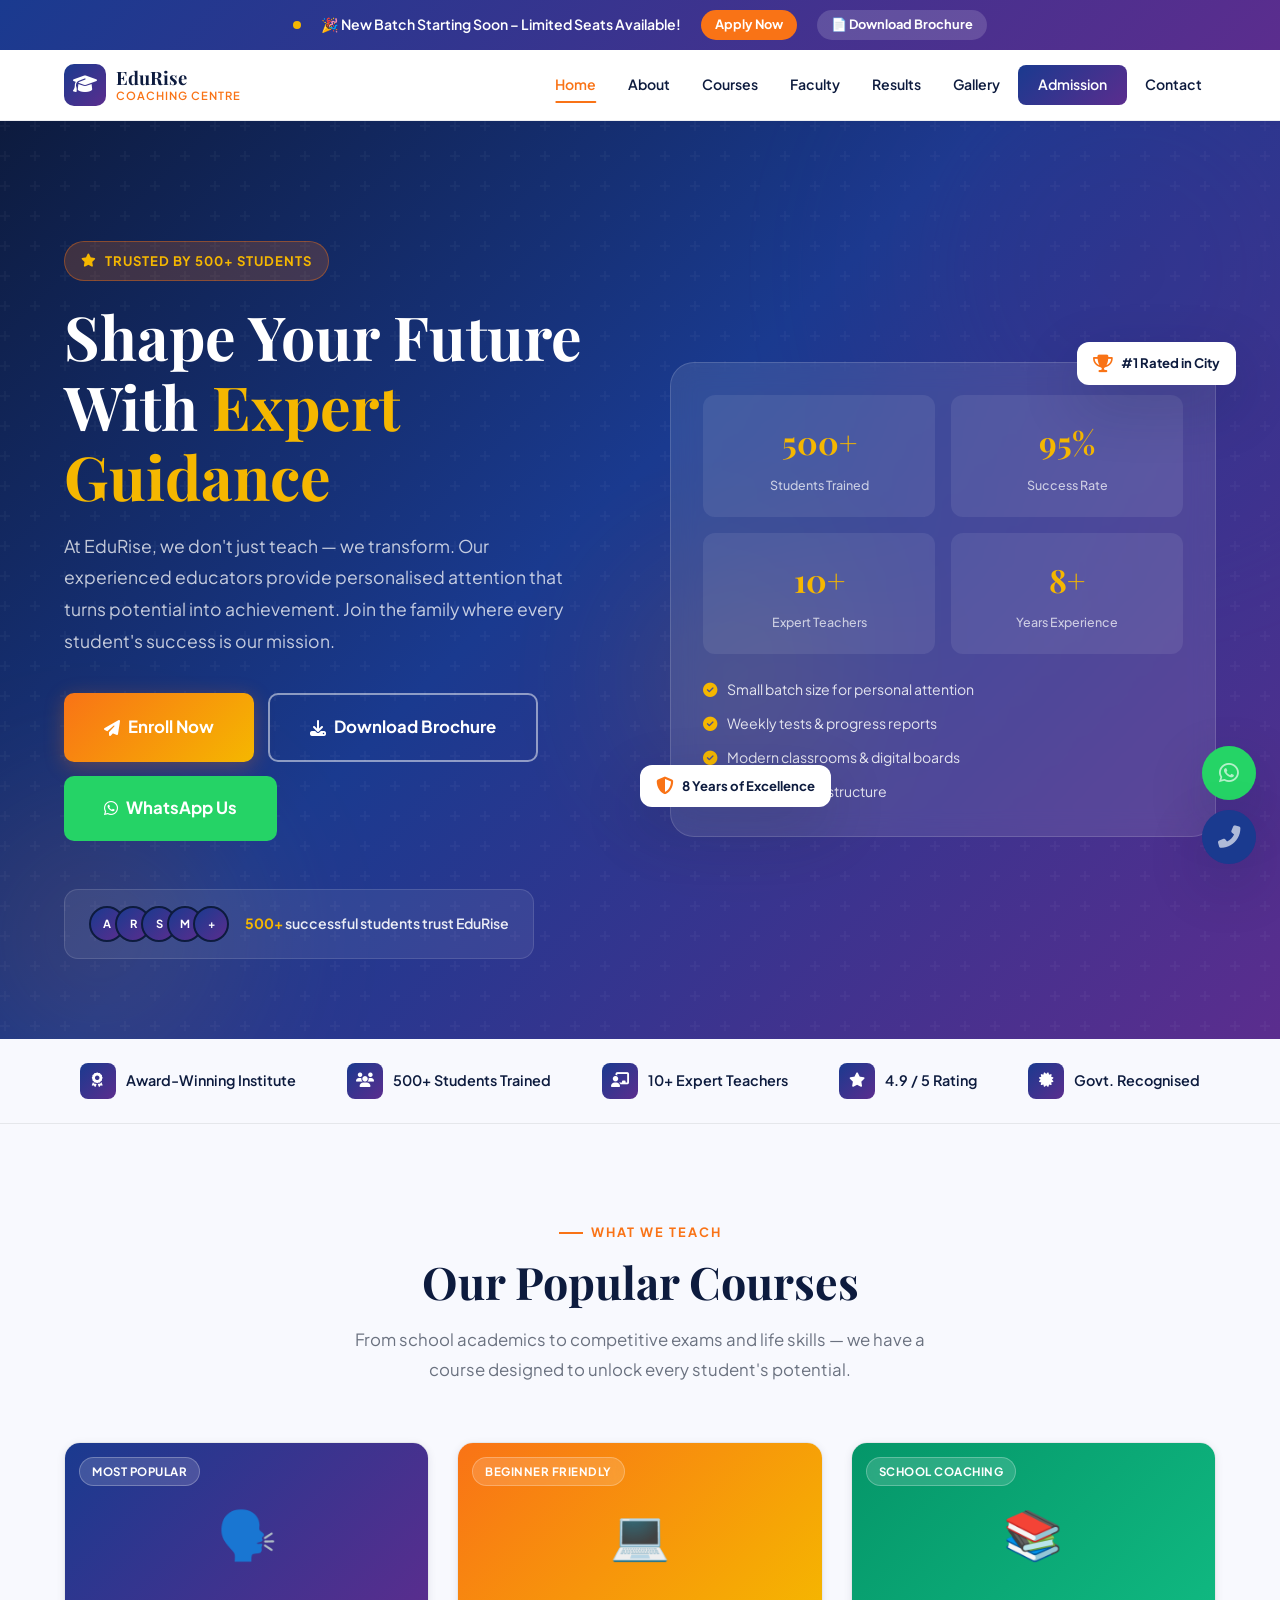
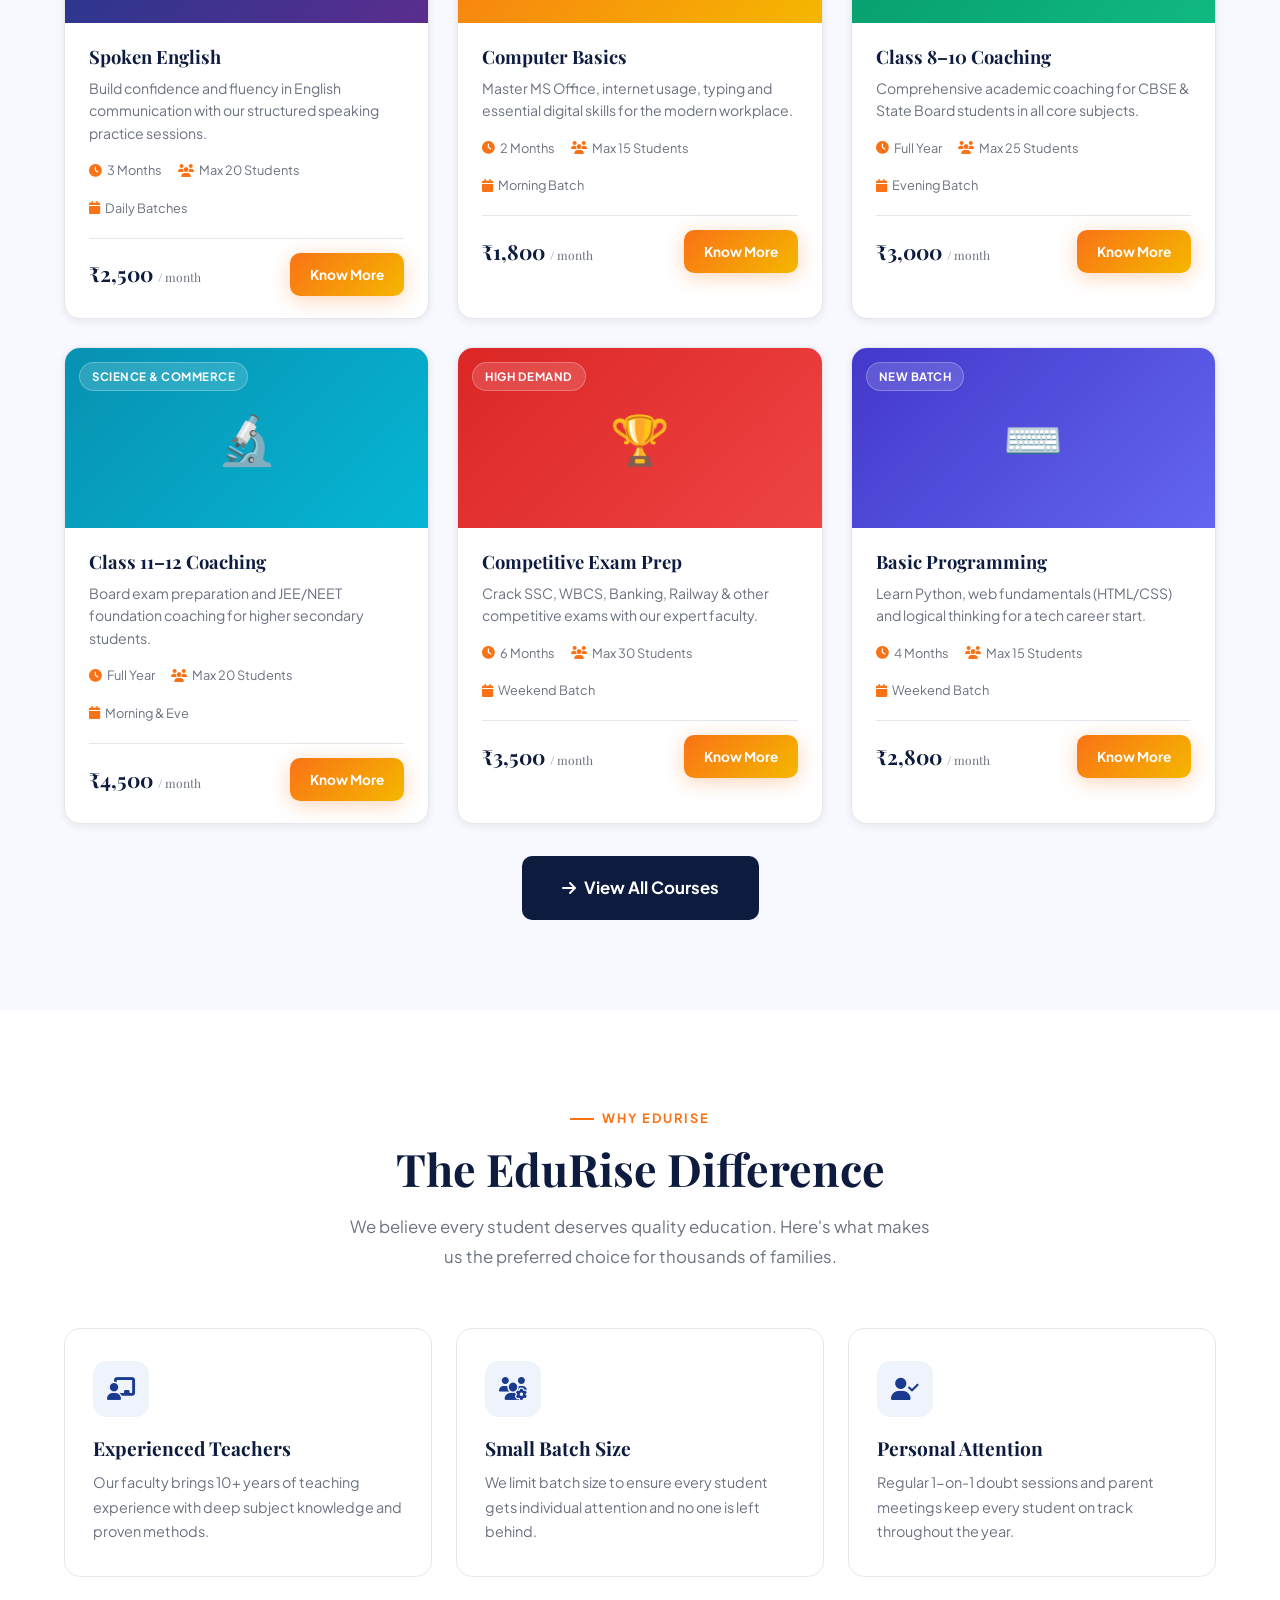
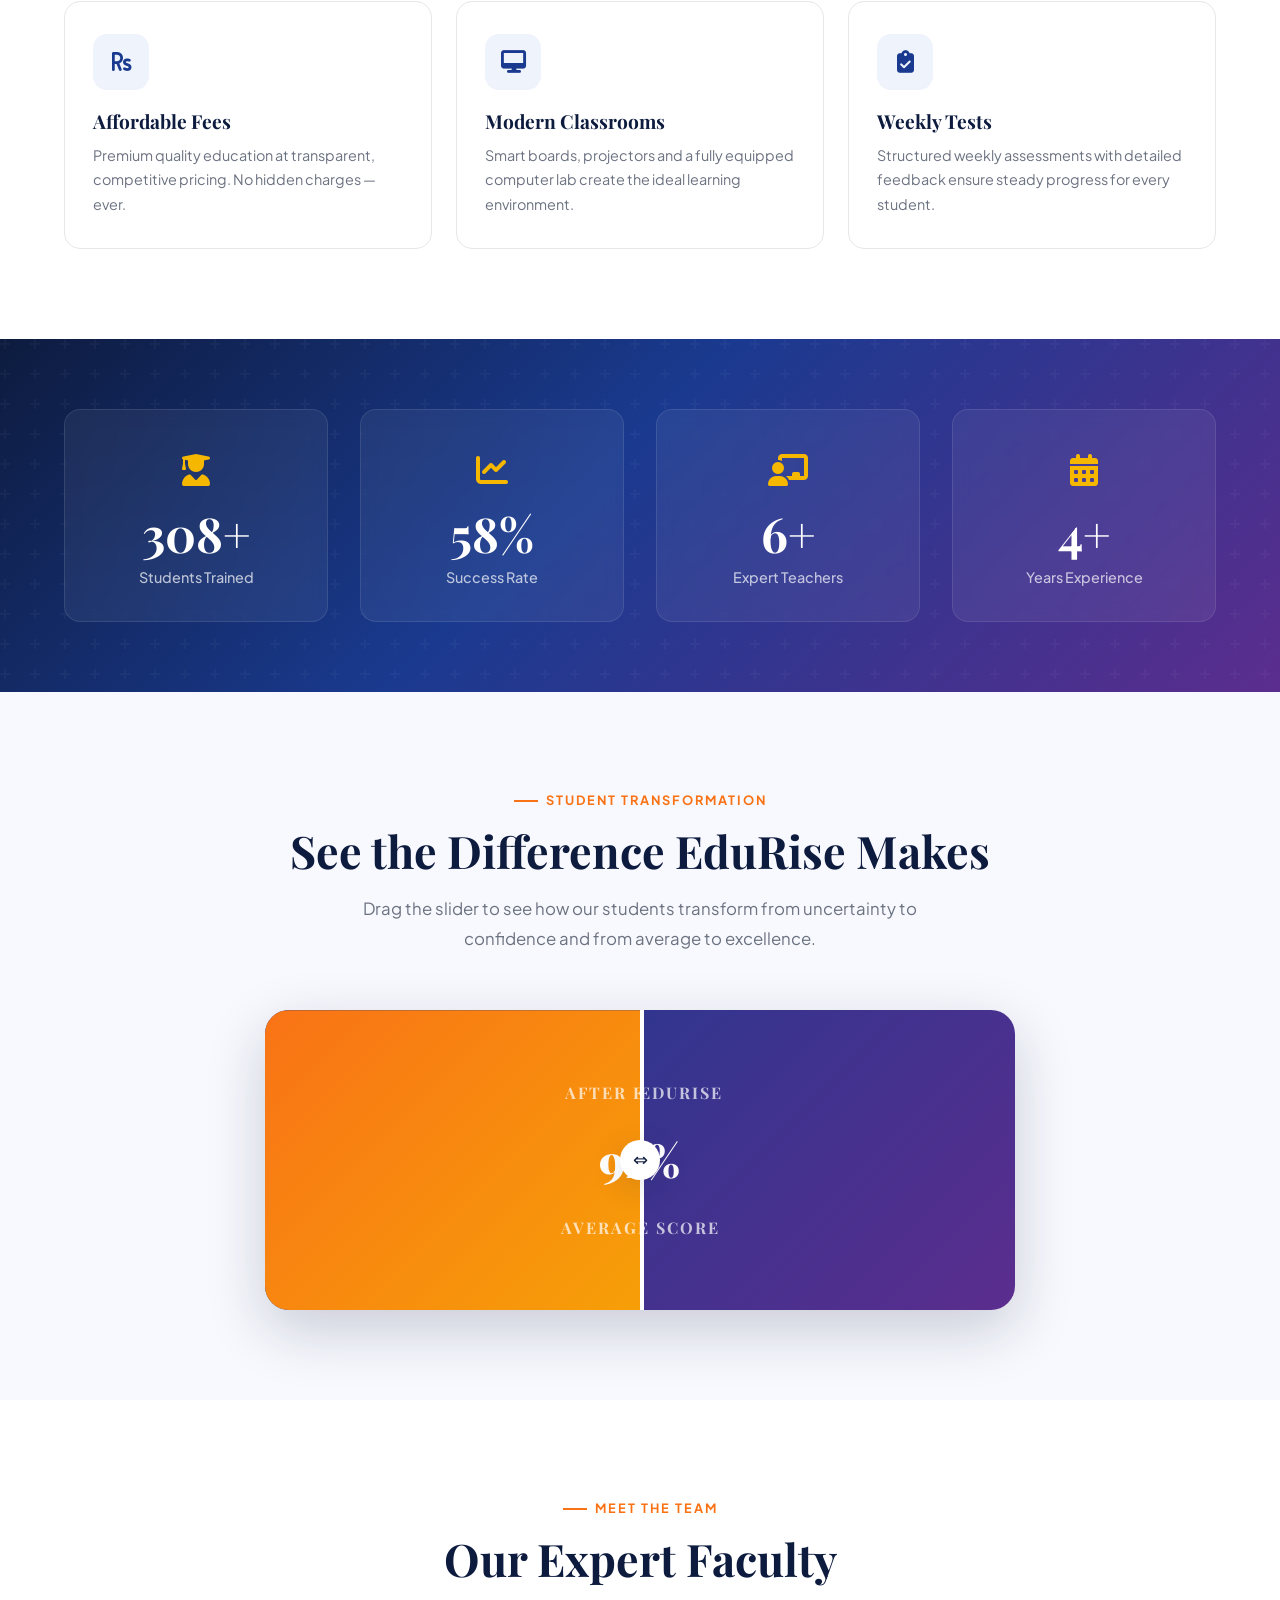
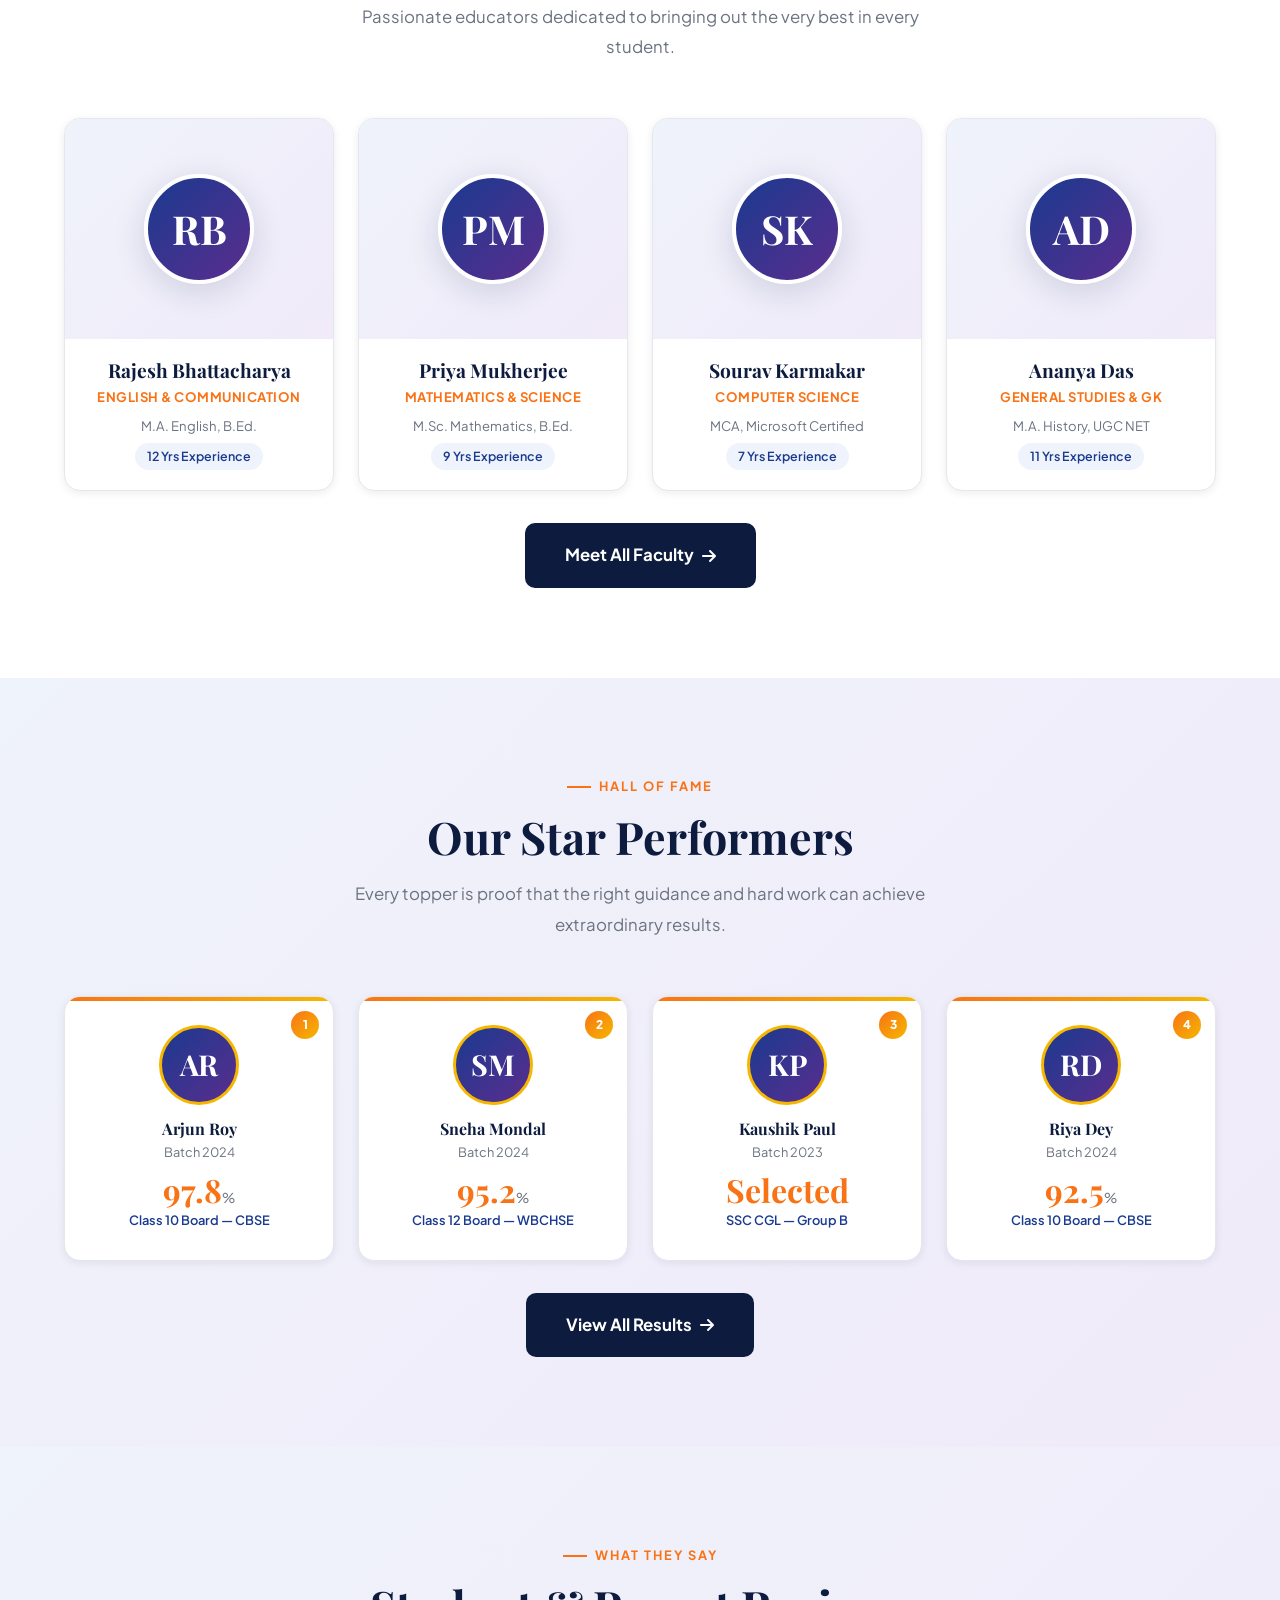
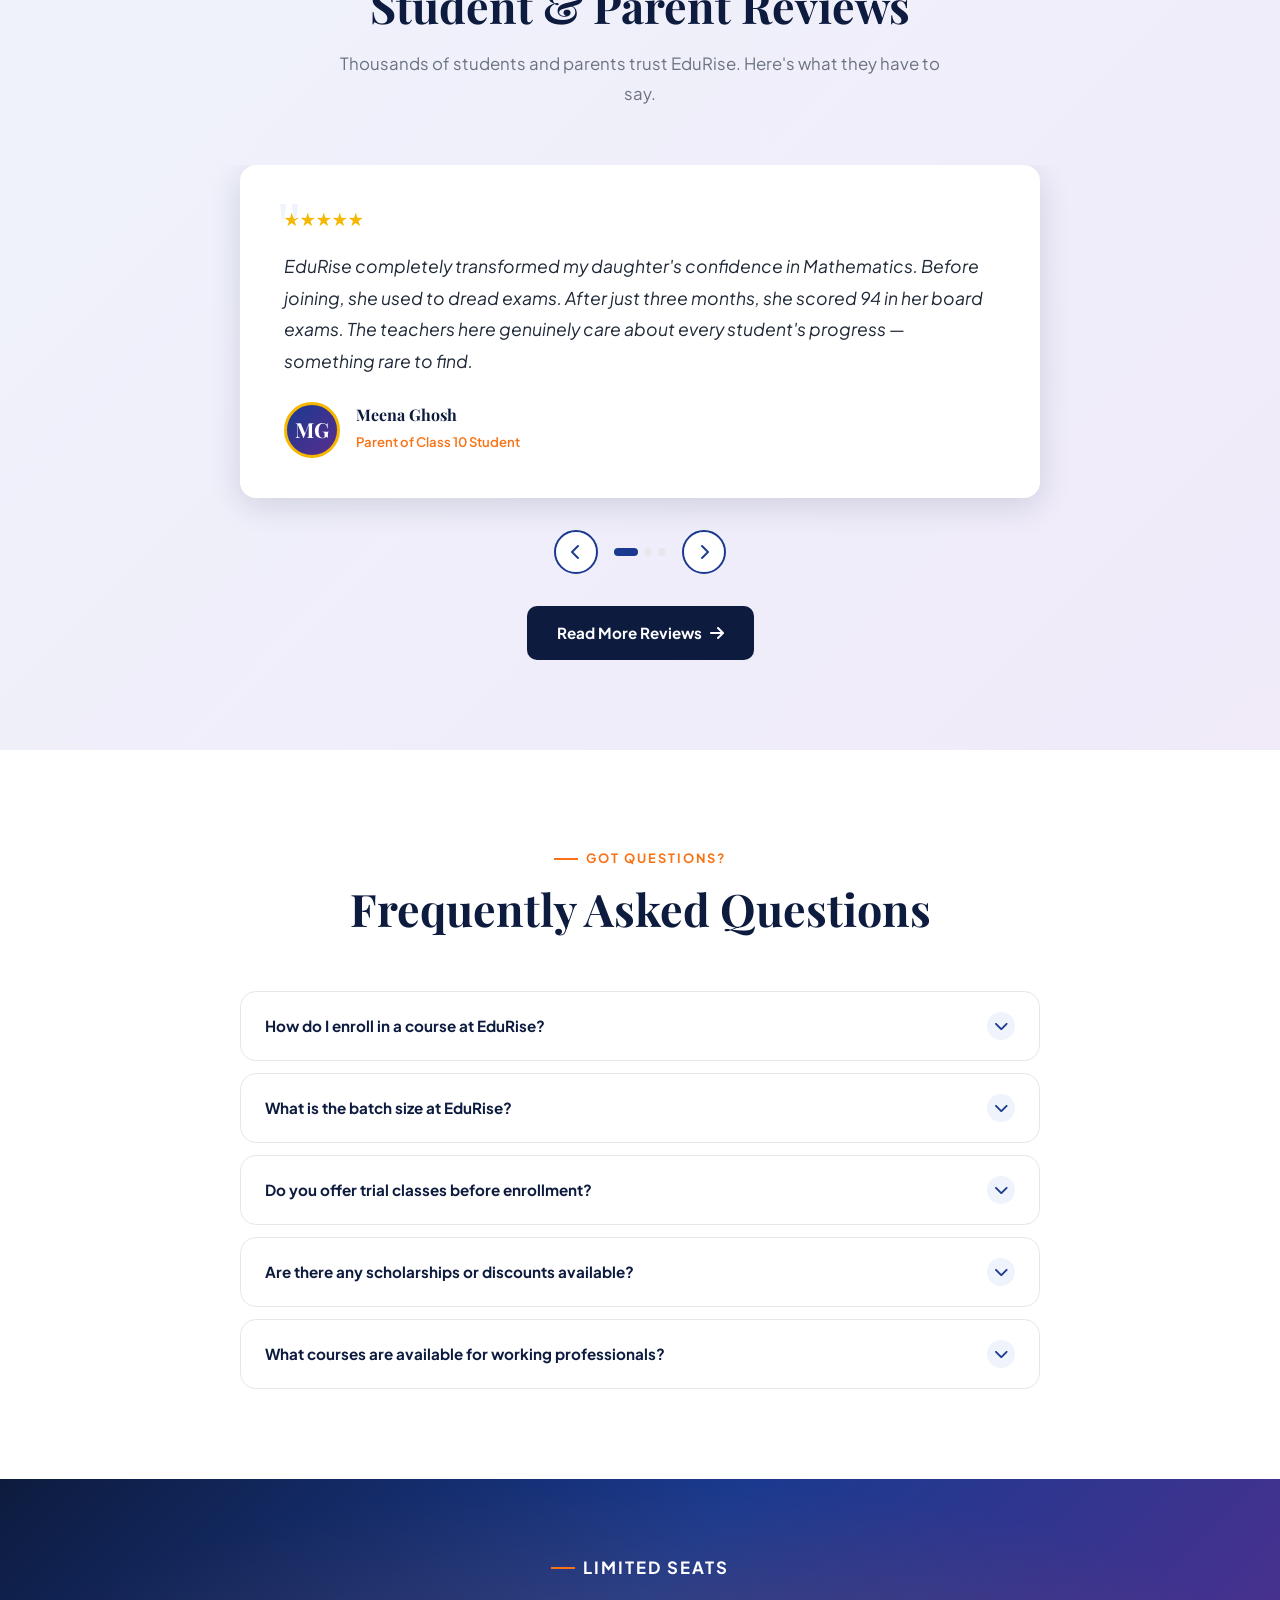
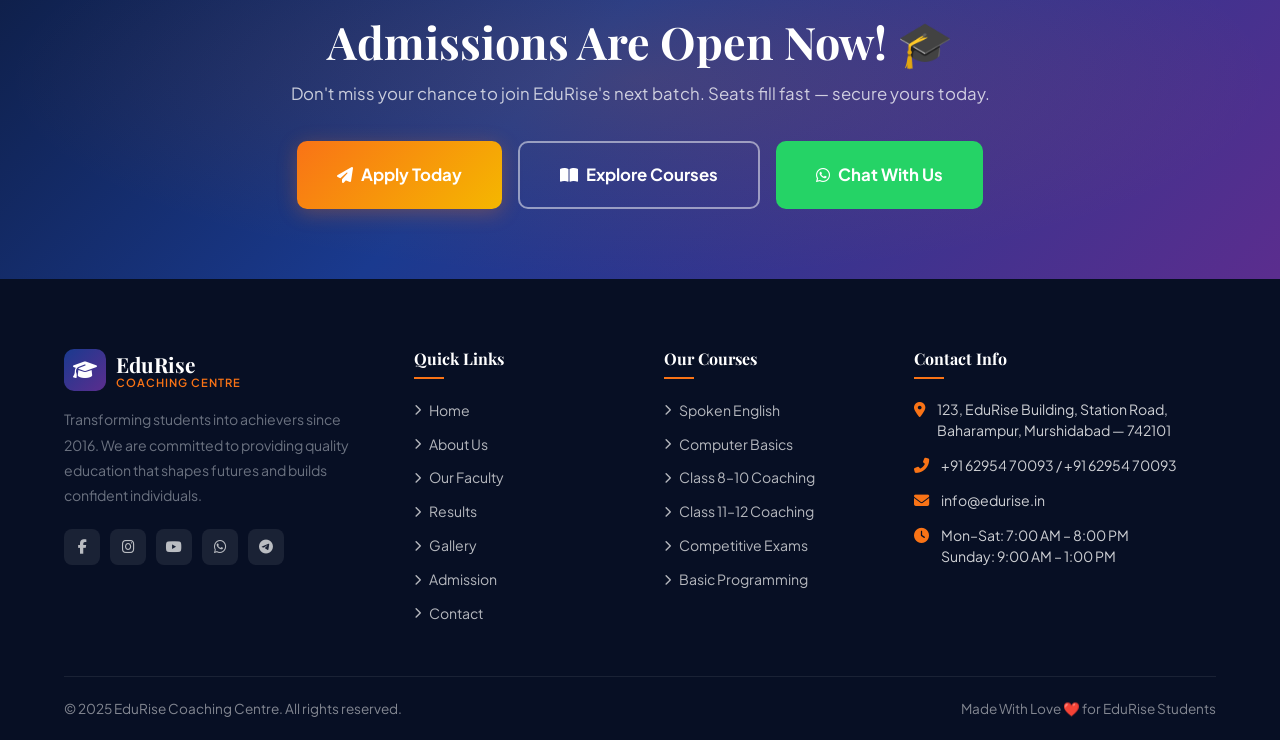
<file: index.html>
<!DOCTYPE html>
<html lang="en">

<head>
  <meta charset="UTF-8" />
  <meta name="viewport" content="width=device-width, initial-scale=1.0" />
  <meta name="description"
    content="EduRise Coaching Centre – Premier coaching for spoken English, computer basics, school subjects, and competitive exams. Join 500+ successful students." />
  <title>EduRise Coaching Centre | Shape Your Future With Expert Guidance</title>
  <link rel="stylesheet" href="css/style.css" />
  <link rel="stylesheet" href="https://cdnjs.cloudflare.com/ajax/libs/font-awesome/6.5.0/css/all.min.css" />
</head>

<body>

  <!-- Announcement Bar -->
  <div class="announcement-bar">
    <span class="pulse-dot"></span>
    <span>🎉 New Batch Starting Soon – Limited Seats Available!</span>
    <a href="admission.html">Apply Now</a>
    <a href="#" onclick="return false;" style="background:rgba(255,255,255,0.15);">📄 Download Brochure</a>
  </div>

  <!-- Navbar -->
  <nav class="navbar">
    <div class="container navbar-inner">
      <a href="index.html" class="nav-logo">
        <div class="logo-icon"><i class="fas fa-graduation-cap"></i></div>
        <div class="logo-text">
          <strong>EduRise</strong>
          <span>Coaching Centre</span>
        </div>
      </a>
      <div class="nav-links">
        <a href="index.html" class="active">Home</a>
        <a href="about.html">About</a>
        <a href="courses.html">Courses</a>
        <a href="faculty.html">Faculty</a>
        <a href="results.html">Results</a>
        <a href="gallery.html">Gallery</a>
        <a href="admission.html" class="nav-cta">Admission</a>
        <a href="contact.html">Contact</a>
      </div>
      <button class="hamburger" aria-label="Menu">
        <span></span><span></span><span></span>
      </button>
    </div>
  </nav>

  <!-- Mobile Nav -->
  <div class="mobile-nav">
    <button class="close-btn"><i class="fas fa-times"></i></button>
    <a href="index.html">Home</a>
    <a href="about.html">About</a>
    <a href="courses.html">Courses</a>
    <a href="faculty.html">Faculty</a>
    <a href="results.html">Results</a>
    <a href="gallery.html">Gallery</a>
    <a href="admission.html">Admission</a>
    <a href="contact.html">Contact</a>
  </div>

  <!-- ═══════════════════════ HERO ═══════════════════════ -->
  <section class="hero">
    <div class="hero-shapes">
      <div class="shape shape-1"></div>
      <div class="shape shape-2"></div>
      <div class="shape shape-3"></div>
    </div>
    <div class="container hero-grid">
      <!-- Left -->
      <div class="hero-content">
        <div class="hero-badge"><i class="fas fa-star"></i> Trusted by 500+ Students</div>
        <h1>Shape Your Future With <span>Expert Guidance</span></h1>
        <p>At EduRise, we don't just teach — we transform. Our experienced educators provide personalised attention that
          turns potential into achievement. Join the family where every student's success is our mission.</p>
        <div class="hero-btns">
          <a href="admission.html" class="btn btn-primary btn-lg"><i class="fas fa-paper-plane"></i> Enroll Now</a>
          <a href="#" class="btn btn-outline btn-lg"><i class="fas fa-download"></i> Download Brochure</a>
          <a href="https://wa.me/916295470093" class="btn btn-lg" style="background:#25D366;color:#fff;"><i
              class="fab fa-whatsapp"></i> WhatsApp Us</a>
        </div>
        <div class="trust-strip">
          <div class="trust-avatars">
            <div class="avatar-placeholder">A</div>
            <div class="avatar-placeholder">R</div>
            <div class="avatar-placeholder">S</div>
            <div class="avatar-placeholder">M</div>
            <div class="avatar-placeholder">+</div>
          </div>
          <div class="trust-text"><strong>500+</strong> successful students trust EduRise</div>
        </div>
      </div>

      <!-- Right -->
      <div class="hero-visual">
        <div class="hero-card">
          <div class="hero-card-inner">
            <div class="stat-mini">
              <span class="num">500+</span>
              <span class="lbl">Students Trained</span>
            </div>
            <div class="stat-mini">
              <span class="num">95%</span>
              <span class="lbl">Success Rate</span>
            </div>
            <div class="stat-mini">
              <span class="num">10+</span>
              <span class="lbl">Expert Teachers</span>
            </div>
            <div class="stat-mini">
              <span class="num">8+</span>
              <span class="lbl">Years Experience</span>
            </div>
          </div>
          <div class="hero-card-features">
            <div class="feat-item"><i class="fas fa-check-circle"></i> Small batch size for personal attention</div>
            <div class="feat-item"><i class="fas fa-check-circle"></i> Weekly tests & progress reports</div>
            <div class="feat-item"><i class="fas fa-check-circle"></i> Modern classrooms & digital boards</div>
            <div class="feat-item"><i class="fas fa-check-circle"></i> Affordable fee structure</div>
          </div>
        </div>
        <div class="floating-badge badge-1"><i class="fas fa-trophy"></i> #1 Rated in City</div>
        <div class="floating-badge badge-2"><i class="fas fa-shield-alt"></i> 8 Years of Excellence</div>
      </div>
    </div>
  </section>

  <!-- Trust Bar -->
  <div class="trust-bar">
    <div class="container trust-bar-inner">
      <div class="trust-item"><i class="fas fa-award"></i> Award-Winning Institute</div>
      <div class="trust-item"><i class="fas fa-users"></i> 500+ Students Trained</div>
      <div class="trust-item"><i class="fas fa-chalkboard-teacher"></i> 10+ Expert Teachers</div>
      <div class="trust-item"><i class="fas fa-star"></i> 4.9 / 5 Rating</div>
      <div class="trust-item"><i class="fas fa-certificate"></i> Govt. Recognised</div>
    </div>
  </div>

  <!-- ═══════════════════════ COURSES PREVIEW ═══════════════════════ -->
  <section class="section-pad" style="background:var(--off-white);">
    <div class="container">
      <div class="section-header center reveal">
        <p class="section-label">What We Teach</p>
        <h2 class="section-title">Our Popular Courses</h2>
        <p class="section-subtitle">From school academics to competitive exams and life skills — we have a course
          designed to unlock every student's potential.</p>
      </div>
      <div class="courses-grid">
        <div class="course-card reveal delay-1" data-course="spoken-english">
          <div class="course-thumb">
            <div class="course-thumb-bg blue">🗣️</div>
            <span class="course-badge">Most Popular</span>
          </div>
          <div class="course-body">
            <h3>Spoken English</h3>
            <p>Build confidence and fluency in English communication with our structured speaking practice sessions.</p>
            <div class="course-meta">
              <span><i class="fas fa-clock"></i> 3 Months</span>
              <span><i class="fas fa-users"></i> Max 20 Students</span>
              <span><i class="fas fa-calendar"></i> Daily Batches</span>
            </div>
            <div class="course-footer">
              <div class="course-price">₹2,500 <span>/ month</span></div>
              <a href="course-details.html" class="btn btn-primary btn-sm">Know More</a>
            </div>
          </div>
        </div>

        <div class="course-card reveal delay-2" data-course="computer-basics">
          <div class="course-thumb">
            <div class="course-thumb-bg orange">💻</div>
            <span class="course-badge">Beginner Friendly</span>
          </div>
          <div class="course-body">
            <h3>Computer Basics</h3>
            <p>Master MS Office, internet usage, typing and essential digital skills for the modern workplace.</p>
            <div class="course-meta">
              <span><i class="fas fa-clock"></i> 2 Months</span>
              <span><i class="fas fa-users"></i> Max 15 Students</span>
              <span><i class="fas fa-calendar"></i> Morning Batch</span>
            </div>
            <div class="course-footer">
              <div class="course-price">₹1,800 <span>/ month</span></div>
              <a href="course-details.html" class="btn btn-primary btn-sm">Know More</a>
            </div>
          </div>
        </div>

        <div class="course-card reveal delay-3" data-course="class-8-10">
          <div class="course-thumb">
            <div class="course-thumb-bg green">📚</div>
            <span class="course-badge">School Coaching</span>
          </div>
          <div class="course-body">
            <h3>Class 8–10 Coaching</h3>
            <p>Comprehensive academic coaching for CBSE & State Board students in all core subjects.</p>
            <div class="course-meta">
              <span><i class="fas fa-clock"></i> Full Year</span>
              <span><i class="fas fa-users"></i> Max 25 Students</span>
              <span><i class="fas fa-calendar"></i> Evening Batch</span>
            </div>
            <div class="course-footer">
              <div class="course-price">₹3,000 <span>/ month</span></div>
              <a href="course-details.html" class="btn btn-primary btn-sm">Know More</a>
            </div>
          </div>
        </div>

        <div class="course-card reveal delay-1" data-course="class-11-12">
          <div class="course-thumb">
            <div class="course-thumb-bg teal">🔬</div>
            <span class="course-badge">Science & Commerce</span>
          </div>
          <div class="course-body">
            <h3>Class 11–12 Coaching</h3>
            <p>Board exam preparation and JEE/NEET foundation coaching for higher secondary students.</p>
            <div class="course-meta">
              <span><i class="fas fa-clock"></i> Full Year</span>
              <span><i class="fas fa-users"></i> Max 20 Students</span>
              <span><i class="fas fa-calendar"></i> Morning & Eve</span>
            </div>
            <div class="course-footer">
              <div class="course-price">₹4,500 <span>/ month</span></div>
              <a href="course-details.html" class="btn btn-primary btn-sm">Know More</a>
            </div>
          </div>
        </div>

        <div class="course-card reveal delay-2" data-course="competitive">
          <div class="course-thumb">
            <div class="course-thumb-bg red">🏆</div>
            <span class="course-badge">High Demand</span>
          </div>
          <div class="course-body">
            <h3>Competitive Exam Prep</h3>
            <p>Crack SSC, WBCS, Banking, Railway & other competitive exams with our expert faculty.</p>
            <div class="course-meta">
              <span><i class="fas fa-clock"></i> 6 Months</span>
              <span><i class="fas fa-users"></i> Max 30 Students</span>
              <span><i class="fas fa-calendar"></i> Weekend Batch</span>
            </div>
            <div class="course-footer">
              <div class="course-price">₹3,500 <span>/ month</span></div>
              <a href="course-details.html" class="btn btn-primary btn-sm">Know More</a>
            </div>
          </div>
        </div>

        <div class="course-card reveal delay-3" data-course="programming">
          <div class="course-thumb">
            <div class="course-thumb-bg indigo">⌨️</div>
            <span class="course-badge">New Batch</span>
          </div>
          <div class="course-body">
            <h3>Basic Programming</h3>
            <p>Learn Python, web fundamentals (HTML/CSS) and logical thinking for a tech career start.</p>
            <div class="course-meta">
              <span><i class="fas fa-clock"></i> 4 Months</span>
              <span><i class="fas fa-users"></i> Max 15 Students</span>
              <span><i class="fas fa-calendar"></i> Weekend Batch</span>
            </div>
            <div class="course-footer">
              <div class="course-price">₹2,800 <span>/ month</span></div>
              <a href="course-details.html" class="btn btn-primary btn-sm">Know More</a>
            </div>
          </div>
        </div>
      </div>
      <div class="text-center mt-32">
        <a href="courses.html" class="btn btn-dark btn-lg"><i class="fas fa-arrow-right"></i> View All Courses</a>
      </div>
    </div>
  </section>

  <!-- ═══════════════════════ WHY CHOOSE US ═══════════════════════ -->
  <section class="section-pad">
    <div class="container">
      <div class="section-header center reveal">
        <p class="section-label">Why EduRise</p>
        <h2 class="section-title">The EduRise Difference</h2>
        <p class="section-subtitle">We believe every student deserves quality education. Here's what makes us the
          preferred choice for thousands of families.</p>
      </div>
      <div class="why-grid">
        <div class="why-card reveal delay-1">
          <div class="why-icon"><i class="fas fa-chalkboard-teacher"></i></div>
          <h4>Experienced Teachers</h4>
          <p>Our faculty brings 10+ years of teaching experience with deep subject knowledge and proven methods.</p>
        </div>
        <div class="why-card reveal delay-2">
          <div class="why-icon"><i class="fas fa-users-cog"></i></div>
          <h4>Small Batch Size</h4>
          <p>We limit batch size to ensure every student gets individual attention and no one is left behind.</p>
        </div>
        <div class="why-card reveal delay-3">
          <div class="why-icon"><i class="fas fa-user-check"></i></div>
          <h4>Personal Attention</h4>
          <p>Regular 1-on-1 doubt sessions and parent meetings keep every student on track throughout the year.</p>
        </div>
        <div class="why-card reveal delay-1">
          <div class="why-icon"><i class="fas fa-rupee-sign"></i></div>
          <h4>Affordable Fees</h4>
          <p>Premium quality education at transparent, competitive pricing. No hidden charges — ever.</p>
        </div>
        <div class="why-card reveal delay-2">
          <div class="why-icon"><i class="fas fa-desktop"></i></div>
          <h4>Modern Classrooms</h4>
          <p>Smart boards, projectors and a fully equipped computer lab create the ideal learning environment.</p>
        </div>
        <div class="why-card reveal delay-3">
          <div class="why-icon"><i class="fas fa-clipboard-check"></i></div>
          <h4>Weekly Tests</h4>
          <p>Structured weekly assessments with detailed feedback ensure steady progress for every student.</p>
        </div>
      </div>
    </div>
  </section>

  <!-- ═══════════════════════ STATISTICS ═══════════════════════ -->
  <section class="stats-section">
    <div class="container">
      <div class="stats-grid">
        <div class="stat-card reveal delay-1">
          <div class="stat-icon"><i class="fas fa-user-graduate"></i></div>
          <span class="stat-num" data-count="500" data-suffix="+">0</span>
          <p class="stat-label">Students Trained</p>
        </div>
        <div class="stat-card reveal delay-2">
          <div class="stat-icon"><i class="fas fa-chart-line"></i></div>
          <span class="stat-num" data-count="95" data-suffix="%">0</span>
          <p class="stat-label">Success Rate</p>
        </div>
        <div class="stat-card reveal delay-3">
          <div class="stat-icon"><i class="fas fa-chalkboard-teacher"></i></div>
          <span class="stat-num" data-count="10" data-suffix="+">0</span>
          <p class="stat-label">Expert Teachers</p>
        </div>
        <div class="stat-card reveal delay-4">
          <div class="stat-icon"><i class="fas fa-calendar-alt"></i></div>
          <span class="stat-num" data-count="8" data-suffix="+">0</span>
          <p class="stat-label">Years Experience</p>
        </div>
      </div>
    </div>
  </section>

  <!-- ═══════════════════════ BEFORE / AFTER TRANSFORMATION ═══════════════════════ -->
  <section class="section-pad" style="background:var(--off-white);">
    <div class="container">
      <div class="section-header center reveal">
        <p class="section-label">Student Transformation</p>
        <h2 class="section-title">See the Difference EduRise Makes</h2>
        <p class="section-subtitle">Drag the slider to see how our students transform from uncertainty to confidence and
          from average to excellence.</p>
      </div>
      <div class="ba-slider ba-frame reveal">
        <div class="ba-after">
          <span class="ba-label">Before EduRise</span>
          <span class="ba-value">45%</span>
          <span class="ba-label">Average Score</span>
        </div>
        <div class="ba-before">
          <span class="ba-label">After EduRise</span>
          <span class="ba-value">92%</span>
          <span class="ba-label">Average Score</span>
        </div>
        <div class="ba-handle"></div>
      </div>
    </div>
  </section>

  <!-- ═══════════════════════ FACULTY PREVIEW ═══════════════════════ -->
  <section class="section-pad">
    <div class="container">
      <div class="section-header center reveal">
        <p class="section-label">Meet the Team</p>
        <h2 class="section-title">Our Expert Faculty</h2>
        <p class="section-subtitle">Passionate educators dedicated to bringing out the very best in every student.</p>
      </div>
      <div class="faculty-grid">
        <div class="faculty-card reveal delay-1">
          <div class="faculty-photo">
            <div class="avatar">RB</div>
            <div class="faculty-overlay">
              <a href="#"><i class="fab fa-linkedin-in"></i></a>
              <a href="#"><i class="fas fa-envelope"></i></a>
            </div>
          </div>
          <div class="faculty-body">
            <h4>Rajesh Bhattacharya</h4>
            <p class="subject">English & Communication</p>
            <p class="qual">M.A. English, B.Ed.</p>
            <span class="exp">12 Yrs Experience</span>
          </div>
        </div>
        <div class="faculty-card reveal delay-2">
          <div class="faculty-photo">
            <div class="avatar">PM</div>
            <div class="faculty-overlay">
              <a href="#"><i class="fab fa-linkedin-in"></i></a>
              <a href="#"><i class="fas fa-envelope"></i></a>
            </div>
          </div>
          <div class="faculty-body">
            <h4>Priya Mukherjee</h4>
            <p class="subject">Mathematics & Science</p>
            <p class="qual">M.Sc. Mathematics, B.Ed.</p>
            <span class="exp">9 Yrs Experience</span>
          </div>
        </div>
        <div class="faculty-card reveal delay-3">
          <div class="faculty-photo">
            <div class="avatar">SK</div>
            <div class="faculty-overlay">
              <a href="#"><i class="fab fa-linkedin-in"></i></a>
              <a href="#"><i class="fas fa-envelope"></i></a>
            </div>
          </div>
          <div class="faculty-body">
            <h4>Sourav Karmakar</h4>
            <p class="subject">Computer Science</p>
            <p class="qual">MCA, Microsoft Certified</p>
            <span class="exp">7 Yrs Experience</span>
          </div>
        </div>
        <div class="faculty-card reveal delay-4">
          <div class="faculty-photo">
            <div class="avatar">AD</div>
            <div class="faculty-overlay">
              <a href="#"><i class="fab fa-linkedin-in"></i></a>
              <a href="#"><i class="fas fa-envelope"></i></a>
            </div>
          </div>
          <div class="faculty-body">
            <h4>Ananya Das</h4>
            <p class="subject">General Studies & GK</p>
            <p class="qual">M.A. History, UGC NET</p>
            <span class="exp">11 Yrs Experience</span>
          </div>
        </div>
      </div>
      <div class="text-center mt-32">
        <a href="faculty.html" class="btn btn-dark btn-lg">Meet All Faculty <i class="fas fa-arrow-right"></i></a>
      </div>
    </div>
  </section>

  <!-- ═══════════════════════ TOPPERS PREVIEW ═══════════════════════ -->
  <section class="section-pad" style="background:var(--gradient-light);">
    <div class="container">
      <div class="section-header center reveal">
        <p class="section-label">Hall of Fame</p>
        <h2 class="section-title">Our Star Performers</h2>
        <p class="section-subtitle">Every topper is proof that the right guidance and hard work can achieve
          extraordinary results.</p>
      </div>
      <div class="toppers-grid">
        <div class="topper-card reveal delay-1">
          <div class="topper-rank">1</div>
          <div class="topper-avatar">AR</div>
          <h4>Arjun Roy</h4>
          <p class="batch">Batch 2024</p>
          <div class="topper-score">97.8<span>%</span></div>
          <p class="topper-exam">Class 10 Board — CBSE</p>
        </div>
        <div class="topper-card reveal delay-2">
          <div class="topper-rank">2</div>
          <div class="topper-avatar">SM</div>
          <h4>Sneha Mondal</h4>
          <p class="batch">Batch 2024</p>
          <div class="topper-score">95.2<span>%</span></div>
          <p class="topper-exam">Class 12 Board — WBCHSE</p>
        </div>
        <div class="topper-card reveal delay-3">
          <div class="topper-rank">3</div>
          <div class="topper-avatar">KP</div>
          <h4>Kaushik Paul</h4>
          <p class="batch">Batch 2023</p>
          <div class="topper-score">Selected</div>
          <p class="topper-exam">SSC CGL — Group B</p>
        </div>
        <div class="topper-card reveal delay-4">
          <div class="topper-rank">4</div>
          <div class="topper-avatar">RD</div>
          <h4>Riya Dey</h4>
          <p class="batch">Batch 2024</p>
          <div class="topper-score">92.5<span>%</span></div>
          <p class="topper-exam">Class 10 Board — CBSE</p>
        </div>
      </div>
      <div class="text-center mt-32">
        <a href="results.html" class="btn btn-dark btn-lg">View All Results <i class="fas fa-arrow-right"></i></a>
      </div>
    </div>
  </section>

  <!-- ═══════════════════════ TESTIMONIALS ═══════════════════════ -->
  <section class="section-pad testimonials-section">
    <div class="container">
      <div class="section-header center reveal">
        <p class="section-label">What They Say</p>
        <h2 class="section-title">Student & Parent Reviews</h2>
        <p class="section-subtitle">Thousands of students and parents trust EduRise. Here's what they have to say.</p>
      </div>
      <div class="testimonial-slider reveal">
        <div class="testimonial-track">
          <div class="testimonial-card">
            <div class="testimonial-inner">
              <div class="quote-icon">"</div>
              <div class="testimonial-stars">★★★★★</div>
              <p class="testimonial-text">EduRise completely transformed my daughter's confidence in Mathematics. Before
                joining, she used to dread exams. After just three months, she scored 94 in her board exams. The
                teachers here genuinely care about every student's progress — something rare to find.</p>
              <div class="testimonial-author">
                <div class="author-avatar">MG</div>
                <div class="author-info">
                  <h5>Meena Ghosh</h5>
                  <span>Parent of Class 10 Student</span>
                </div>
              </div>
            </div>
          </div>
          <div class="testimonial-card">
            <div class="testimonial-inner">
              <div class="quote-icon">"</div>
              <div class="testimonial-stars">★★★★★</div>
              <p class="testimonial-text">I joined the Spoken English course at EduRise with zero confidence in
                speaking. The structured practice, the supportive teachers, and the small batch size made all the
                difference. Within 3 months I was confidently speaking in job interviews. I got placed at a reputed BPO!
              </p>
              <div class="testimonial-author">
                <div class="author-avatar">SR</div>
                <div class="author-info">
                  <h5>Subham Roy</h5>
                  <span>Spoken English Graduate, 2024</span>
                </div>
              </div>
            </div>
          </div>
          <div class="testimonial-card">
            <div class="testimonial-inner">
              <div class="quote-icon">"</div>
              <div class="testimonial-stars">★★★★★</div>
              <p class="testimonial-text">The competitive exam preparation at EduRise is outstanding. The faculty's
                approach to breaking down complex topics and regular mock tests gave me the edge I needed. I cleared SSC
                CGL on my first attempt. Forever grateful to this institute!</p>
              <div class="testimonial-author">
                <div class="author-avatar">KP</div>
                <div class="author-info">
                  <h5>Kaushik Paul</h5>
                  <span>SSC CGL Qualifier, 2023</span>
                </div>
              </div>
            </div>
          </div>
        </div>
        <div class="slider-controls">
          <button class="slider-btn prev"><i class="fas fa-chevron-left"></i></button>
          <div class="slider-dots">
            <span class="dot active"></span>
            <span class="dot"></span>
            <span class="dot"></span>
          </div>
          <button class="slider-btn next"><i class="fas fa-chevron-right"></i></button>
        </div>
      </div>
      <div class="text-center mt-32">
        <a href="testimonials.html" class="btn btn-dark">Read More Reviews <i class="fas fa-arrow-right"></i></a>
      </div>
    </div>
  </section>

  <!-- ═══════════════════════ FAQ ═══════════════════════ -->
  <section class="section-pad">
    <div class="container">
      <div class="section-header center reveal">
        <p class="section-label">Got Questions?</p>
        <h2 class="section-title">Frequently Asked Questions</h2>
      </div>
      <div class="faq-list">
        <div class="faq-item reveal delay-1">
          <div class="faq-question">How do I enroll in a course at EduRise? <span class="faq-icon"><i
                class="fas fa-chevron-down"></i></span></div>
          <div class="faq-answer">
            <p>Simply visit our Admission page, fill in the enquiry form, and our team will contact you within 24 hours
              to confirm your seat. You can also walk into our centre directly or call/WhatsApp us for instant
              assistance.</p>
          </div>
        </div>
        <div class="faq-item reveal delay-2">
          <div class="faq-question">What is the batch size at EduRise? <span class="faq-icon"><i
                class="fas fa-chevron-down"></i></span></div>
          <div class="faq-answer">
            <p>We maintain strict batch limits — usually 15–30 students depending on the course — to ensure every
              student gets individual attention from the teacher. This is one of our most appreciated features.</p>
          </div>
        </div>
        <div class="faq-item reveal delay-3">
          <div class="faq-question">Do you offer trial classes before enrollment? <span class="faq-icon"><i
                class="fas fa-chevron-down"></i></span></div>
          <div class="faq-answer">
            <p>Yes! We offer one free demo class for all courses. This lets you experience our teaching style and
              methodology before making any financial commitment. Contact us to schedule yours.</p>
          </div>
        </div>
        <div class="faq-item reveal delay-4">
          <div class="faq-question">Are there any scholarships or discounts available? <span class="faq-icon"><i
                class="fas fa-chevron-down"></i></span></div>
          <div class="faq-answer">
            <p>We offer merit-based scholarships for exceptionally bright students and sibling discounts. Students who
              performed in the top 10% of our previous batch receive a 20% fee concession on their next course.</p>
          </div>
        </div>
        <div class="faq-item reveal delay-5">
          <div class="faq-question">What courses are available for working professionals? <span class="faq-icon"><i
                class="fas fa-chevron-down"></i></span></div>
          <div class="faq-answer">
            <p>We have specially designed weekend and evening batches for working professionals. The Spoken English,
              Computer Basics, Basic Programming, and Competitive Exam courses are all available in flexible timing
              slots to suit your schedule.</p>
          </div>
        </div>
      </div>
    </div>
  </section>

  <!-- ═══════════════════════ CTA BANNER ═══════════════════════ -->
  <section class="cta-banner">
    <div class="container">
      <p class="section-label text-white" style="justify-content:center;">Limited Seats</p>
      <h2>Admissions Are Open Now! 🎓</h2>
      <p>Don't miss your chance to join EduRise's next batch. Seats fill fast — secure yours today.</p>
      <div class="cta-btns">
        <a href="admission.html" class="btn btn-primary btn-lg"><i class="fas fa-paper-plane"></i> Apply Today</a>
        <a href="courses.html" class="btn btn-outline btn-lg"><i class="fas fa-book-open"></i> Explore Courses</a>
        <a href="https://wa.me/916295470093" class="btn btn-lg" style="background:#25D366;color:#fff;"><i
            class="fab fa-whatsapp"></i> Chat With Us</a>
      </div>
    </div>
  </section>

  <!-- ═══════════════════════ FOOTER ═══════════════════════ -->
  <footer class="footer">
    <div class="container">
      <div class="footer-grid">
        <!-- About -->
        <div class="footer-about">
          <div class="footer-logo nav-logo">
            <div class="logo-icon"><i class="fas fa-graduation-cap"></i></div>
            <div class="logo-text">
              <strong>EduRise</strong>
              <span>Coaching Centre</span>
            </div>
          </div>
          <p>Transforming students into achievers since 2016. We are committed to providing quality education that
            shapes futures and builds confident individuals.</p>
          <div class="social-links">
            <a href="#" class="social-link"><i class="fab fa-facebook-f"></i></a>
            <a href="#" class="social-link"><i class="fab fa-instagram"></i></a>
            <a href="#" class="social-link"><i class="fab fa-youtube"></i></a>
            <a href="#" class="social-link"><i class="fab fa-whatsapp"></i></a>
            <a href="#" class="social-link"><i class="fab fa-telegram-plane"></i></a>
          </div>
        </div>

        <!-- Quick Links -->
        <div>
          <h4 class="footer-heading">Quick Links</h4>
          <div class="footer-links">
            <a href="index.html"><i class="fas fa-chevron-right"></i> Home</a>
            <a href="about.html"><i class="fas fa-chevron-right"></i> About Us</a>
            <a href="faculty.html"><i class="fas fa-chevron-right"></i> Our Faculty</a>
            <a href="results.html"><i class="fas fa-chevron-right"></i> Results</a>
            <a href="gallery.html"><i class="fas fa-chevron-right"></i> Gallery</a>
            <a href="admission.html"><i class="fas fa-chevron-right"></i> Admission</a>
            <a href="contact.html"><i class="fas fa-chevron-right"></i> Contact</a>
          </div>
        </div>

        <!-- Courses -->
        <div>
          <h4 class="footer-heading">Our Courses</h4>
          <div class="footer-links">
            <a href="course-details.html"><i class="fas fa-chevron-right"></i> Spoken English</a>
            <a href="course-details.html"><i class="fas fa-chevron-right"></i> Computer Basics</a>
            <a href="course-details.html"><i class="fas fa-chevron-right"></i> Class 8–10 Coaching</a>
            <a href="course-details.html"><i class="fas fa-chevron-right"></i> Class 11–12 Coaching</a>
            <a href="course-details.html"><i class="fas fa-chevron-right"></i> Competitive Exams</a>
            <a href="course-details.html"><i class="fas fa-chevron-right"></i> Basic Programming</a>
          </div>
        </div>

        <!-- Contact -->
        <div>
          <h4 class="footer-heading">Contact Info</h4>
          <div class="footer-contact-item">
            <i class="fas fa-map-marker-alt"></i>
            <span>123, EduRise Building, Station Road, Baharampur, Murshidabad — 742101</span>
          </div>
          <div class="footer-contact-item">
            <i class="fas fa-phone-alt"></i>
            <span>+91 62954 70093 / +91 62954 70093</span>
          </div>
          <div class="footer-contact-item">
            <i class="fas fa-envelope"></i>
            <span>info@edurise.in</span>
          </div>
          <div class="footer-contact-item">
            <i class="fas fa-clock"></i>
            <span>Mon–Sat: 7:00 AM – 8:00 PM<br />Sunday: 9:00 AM – 1:00 PM</span>
          </div>
        </div>
      </div>

      <div class="footer-bottom">
        <p>© 2025 EduRise Coaching Centre. All rights reserved.</p>
        <p>Made With Love <span class="heart">❤️</span> for EduRise Students</p>
      </div>
    </div>
  </footer>

  <!-- Floating Buttons -->
  <a href="https://wa.me/916295470093" class="floating-whatsapp" title="WhatsApp Us"><i class="fab fa-whatsapp"></i></a>
  <a href="tel:+916295470093" class="floating-call" title="Call Us"> <i class="fas fa-phone-alt"></i></a>
  <button class="scroll-top" title="Back to Top"><i class="fas fa-chevron-up"></i></button>

  <script src="js/script.js"></script>
</body>

</html>
</file>
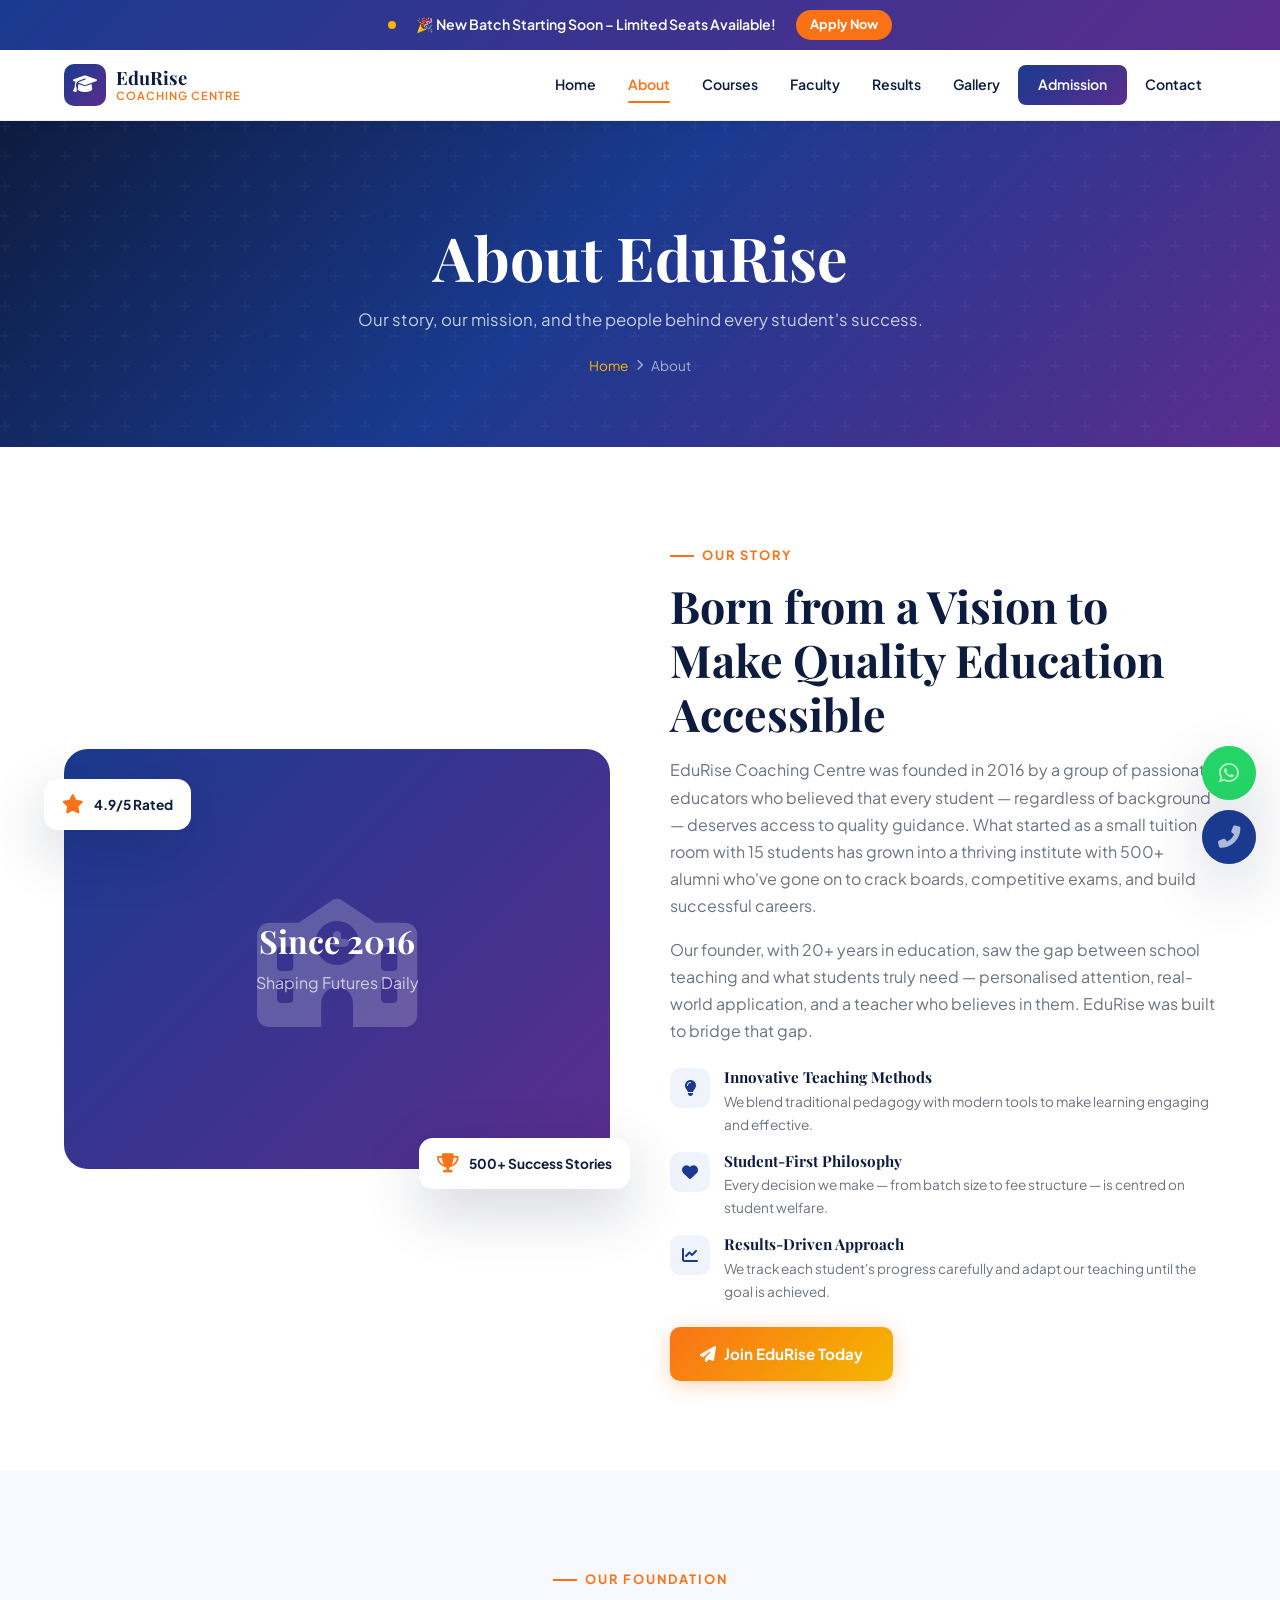
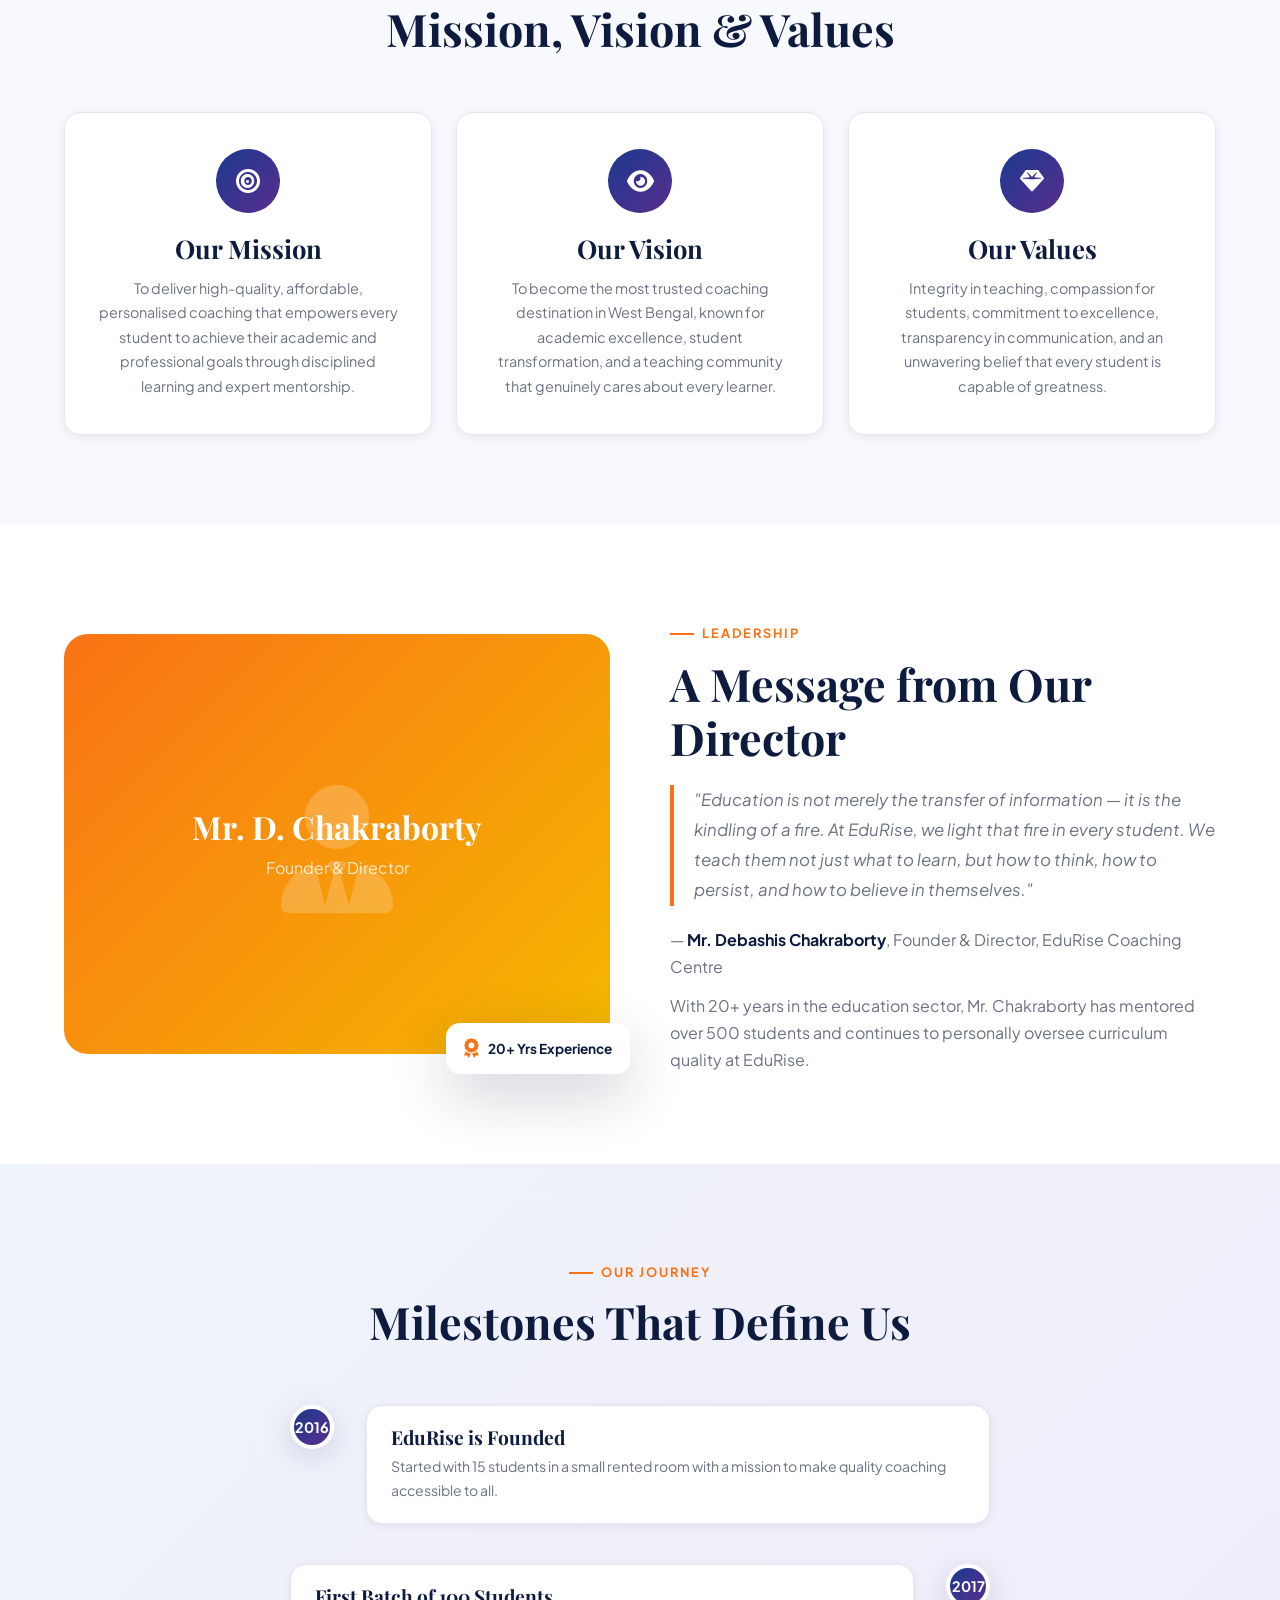
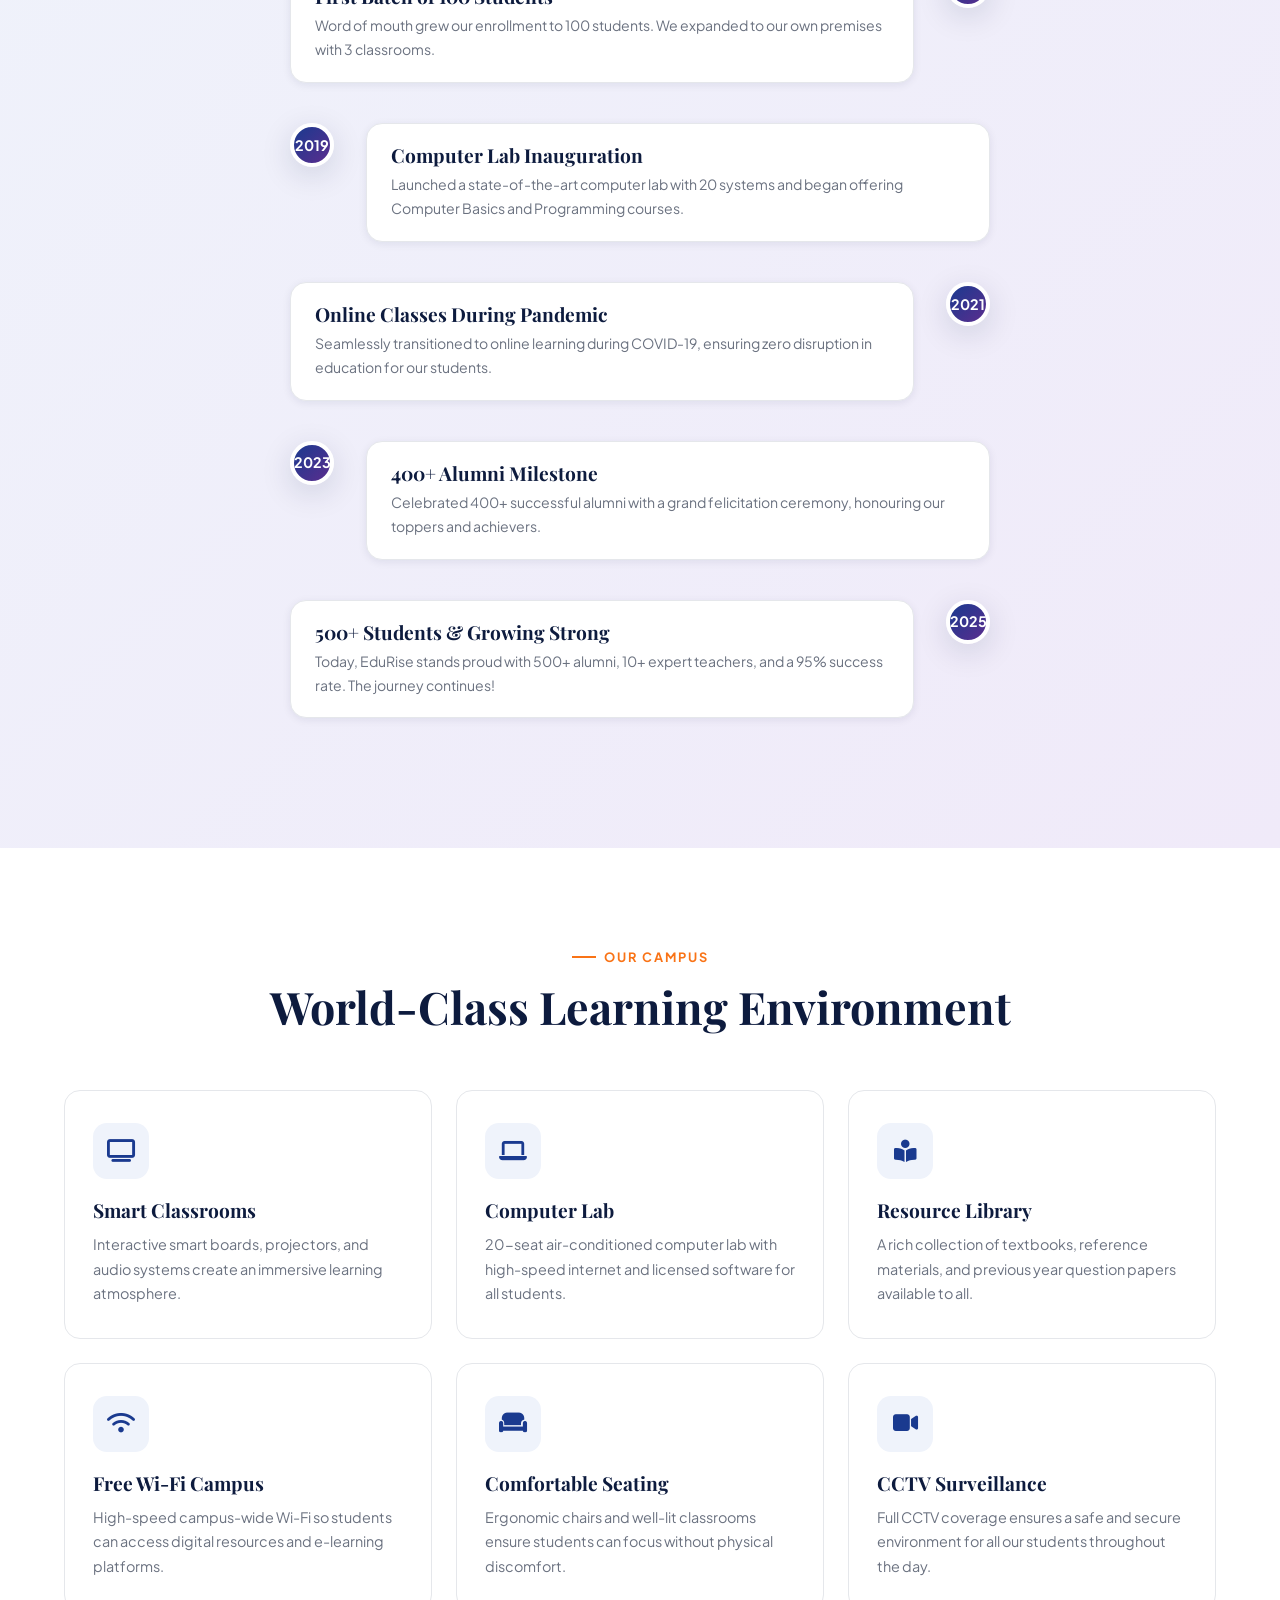
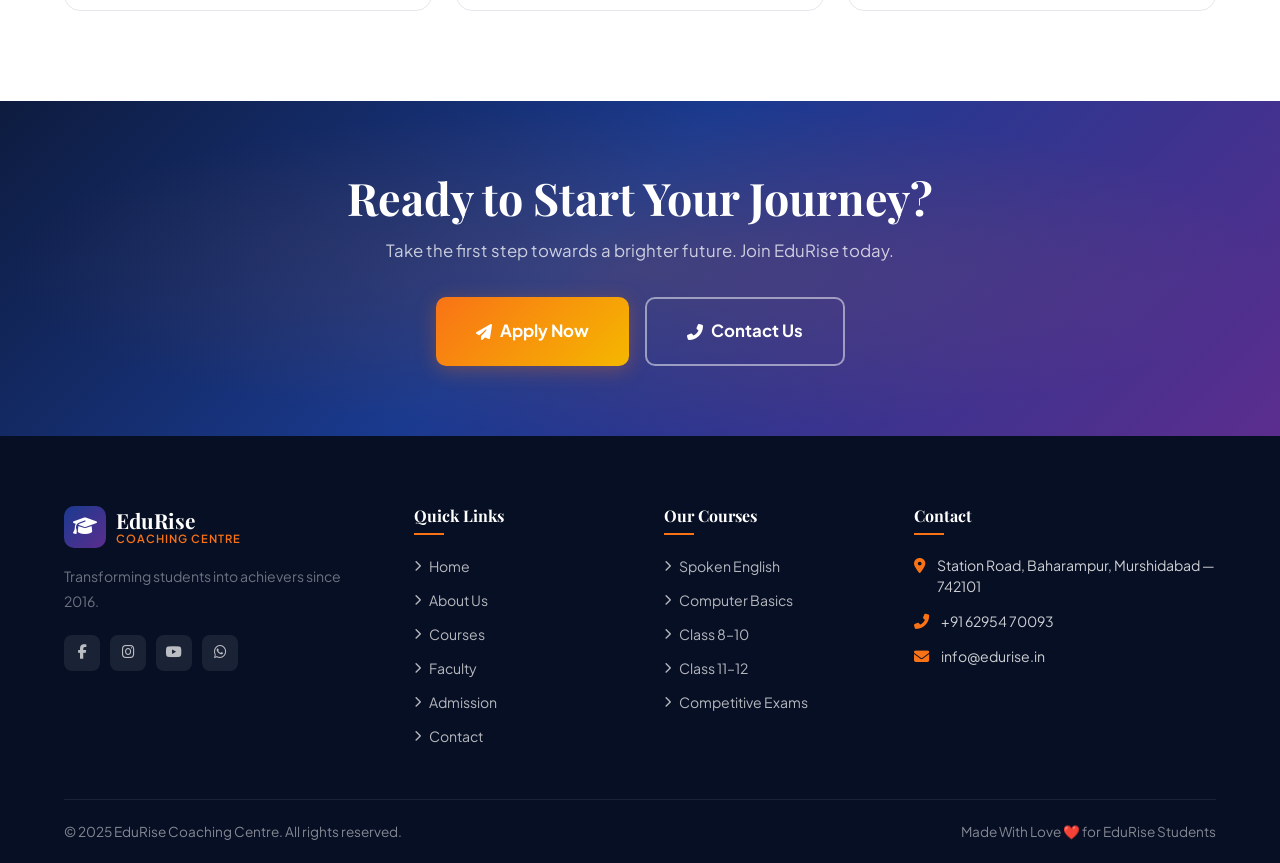
<file: about.html>
<!DOCTYPE html>
<html lang="en">

<head>
  <meta charset="UTF-8" />
  <meta name="viewport" content="width=device-width, initial-scale=1.0" />
  <meta name="description"
    content="Learn about EduRise Coaching Centre – our story, mission, vision, and the team behind 500+ student successes." />
  <title>About Us | EduRise Coaching Centre</title>
  <link rel="stylesheet" href="css/style.css" />
  <link rel="stylesheet" href="https://cdnjs.cloudflare.com/ajax/libs/font-awesome/6.5.0/css/all.min.css" />
</head>

<body>
  <div class="announcement-bar">
    <span class="pulse-dot"></span>
    <span>🎉 New Batch Starting Soon – Limited Seats Available!</span>
    <a href="admission.html">Apply Now</a>
  </div>
  <nav class="navbar">
    <div class="container navbar-inner">
      <a href="index.html" class="nav-logo">
        <div class="logo-icon"><i class="fas fa-graduation-cap"></i></div>
        <div class="logo-text"><strong>EduRise</strong><span>Coaching Centre</span></div>
      </a>
      <div class="nav-links">
        <a href="index.html">Home</a><a href="about.html" class="active">About</a>
        <a href="courses.html">Courses</a><a href="faculty.html">Faculty</a>
        <a href="results.html">Results</a><a href="gallery.html">Gallery</a>
        <a href="admission.html" class="nav-cta">Admission</a><a href="contact.html">Contact</a>
      </div>
      <button class="hamburger"><span></span><span></span><span></span></button>
    </div>
  </nav>
  <div class="mobile-nav"><button class="close-btn"><i class="fas fa-times"></i></button>
    <a href="index.html">Home</a><a href="about.html">About</a><a href="courses.html">Courses</a>
    <a href="faculty.html">Faculty</a><a href="results.html">Results</a><a href="gallery.html">Gallery</a>
    <a href="admission.html">Admission</a><a href="contact.html">Contact</a>
  </div>

  <section class="page-hero">
    <div class="container">
      <h1>About EduRise</h1>
      <p>Our story, our mission, and the people behind every student's success.</p>
      <div class="breadcrumb"><a href="index.html">Home</a><i class="fas fa-chevron-right"></i><span>About</span></div>
    </div>
  </section>

  <!-- Our Story -->
  <section class="section-pad">
    <div class="container">
      <div class="about-grid">
        <div class="about-visual reveal-left">
          <div class="about-img-box">
            <div class="big-icon"><i class="fas fa-school"></i></div>
            <div class="center-content">
              <h3>Since 2016</h3>
              <p style="color:rgba(255,255,255,.7);">Shaping Futures Daily</p>
            </div>
          </div>
          <div class="about-float pos-1"><i class="fas fa-trophy"></i> 500+ Success Stories</div>
          <div class="about-float pos-2"><i class="fas fa-star"></i> 4.9/5 Rated</div>
        </div>
        <div class="reveal-right">
          <p class="section-label">Our Story</p>
          <h2 class="section-title">Born from a Vision to Make Quality Education Accessible</h2>
          <p style="margin-bottom:16px;">EduRise Coaching Centre was founded in 2016 by a group of passionate educators
            who believed that every student — regardless of background — deserves access to quality guidance. What
            started as a small tuition room with 15 students has grown into a thriving institute with 500+ alumni who've
            gone on to crack boards, competitive exams, and build successful careers.</p>
          <p>Our founder, with 20+ years in education, saw the gap between school teaching and what students truly need
            — personalised attention, real-world application, and a teacher who believes in them. EduRise was built to
            bridge that gap.</p>
          <div class="about-points">
            <div class="about-point">
              <div class="point-icon"><i class="fas fa-lightbulb"></i></div>
              <div class="point-text">
                <h5>Innovative Teaching Methods</h5>
                <p>We blend traditional pedagogy with modern tools to make learning engaging and effective.</p>
              </div>
            </div>
            <div class="about-point">
              <div class="point-icon"><i class="fas fa-heart"></i></div>
              <div class="point-text">
                <h5>Student-First Philosophy</h5>
                <p>Every decision we make — from batch size to fee structure — is centred on student welfare.</p>
              </div>
            </div>
            <div class="about-point">
              <div class="point-icon"><i class="fas fa-chart-line"></i></div>
              <div class="point-text">
                <h5>Results-Driven Approach</h5>
                <p>We track each student's progress carefully and adapt our teaching until the goal is achieved.</p>
              </div>
            </div>
          </div>
          <a href="admission.html" class="btn btn-primary"><i class="fas fa-paper-plane"></i> Join EduRise Today</a>
        </div>
      </div>
    </div>
  </section>

  <!-- Mission Vision Values -->
  <section class="section-pad" style="background:var(--off-white);">
    <div class="container">
      <div class="section-header center reveal">
        <p class="section-label">Our Foundation</p>
        <h2 class="section-title">Mission, Vision & Values</h2>
      </div>
      <div class="mvv-grid">
        <div class="mvv-card reveal delay-1">
          <div class="mvv-icon"><i class="fas fa-bullseye"></i></div>
          <h3>Our Mission</h3>
          <p>To deliver high-quality, affordable, personalised coaching that empowers every student to achieve their
            academic and professional goals through disciplined learning and expert mentorship.</p>
        </div>
        <div class="mvv-card reveal delay-2">
          <div class="mvv-icon"><i class="fas fa-eye"></i></div>
          <h3>Our Vision</h3>
          <p>To become the most trusted coaching destination in West Bengal, known for academic excellence, student
            transformation, and a teaching community that genuinely cares about every learner.</p>
        </div>
        <div class="mvv-card reveal delay-3">
          <div class="mvv-icon"><i class="fas fa-gem"></i></div>
          <h3>Our Values</h3>
          <p>Integrity in teaching, compassion for students, commitment to excellence, transparency in communication,
            and an unwavering belief that every student is capable of greatness.</p>
        </div>
      </div>
    </div>
  </section>

  <!-- Director Message -->
  <section class="section-pad">
    <div class="container">
      <div class="about-grid">
        <div class="reveal-right" style="order:2;">
          <p class="section-label">Leadership</p>
          <h2 class="section-title">A Message from Our Director</h2>
          <blockquote
            style="border-left:4px solid var(--orange);padding-left:20px;margin:20px 0;font-style:italic;color:var(--text-muted);font-size:1.05rem;line-height:1.8;">
            "Education is not merely the transfer of information — it is the kindling of a fire. At EduRise, we light
            that fire in every student. We teach them not just what to learn, but how to think, how to persist, and how
            to believe in themselves."
          </blockquote>
          <p>— <strong style="color:var(--navy);">Mr. Debashis Chakraborty</strong>, Founder & Director, EduRise
            Coaching Centre</p>
          <p style="margin-top:12px;">With 20+ years in the education sector, Mr. Chakraborty has mentored over 500
            students and continues to personally oversee curriculum quality at EduRise.</p>
        </div>
        <div class="about-visual reveal-left" style="order:1;">
          <div class="about-img-box" style="background:linear-gradient(135deg,#F97316,#F5B700);">
            <div class="big-icon"><i class="fas fa-user-tie"></i></div>
            <div class="center-content">
              <h3>Mr. D. Chakraborty</h3>
              <p style="color:rgba(255,255,255,.8);">Founder & Director</p>
            </div>
          </div>
          <div class="about-float pos-1"><i class="fas fa-award"></i> 20+ Yrs Experience</div>
        </div>
      </div>
    </div>
  </section>

  <!-- Timeline -->
  <section class="section-pad" style="background:var(--gradient-light);">
    <div class="container">
      <div class="section-header center reveal">
        <p class="section-label">Our Journey</p>
        <h2 class="section-title">Milestones That Define Us</h2>
      </div>
      <div class="timeline">
        <div class="timeline-item reveal">
          <div class="timeline-dot">2016</div>
          <div class="timeline-content">
            <h4>EduRise is Founded</h4>
            <p>Started with 15 students in a small rented room with a mission to make quality coaching accessible to
              all.</p>
          </div>
        </div>
        <div class="timeline-item reveal">
          <div class="timeline-dot">2017</div>
          <div class="timeline-content">
            <h4>First Batch of 100 Students</h4>
            <p>Word of mouth grew our enrollment to 100 students. We expanded to our own premises with 3 classrooms.</p>
          </div>
        </div>
        <div class="timeline-item reveal">
          <div class="timeline-dot">2019</div>
          <div class="timeline-content">
            <h4>Computer Lab Inauguration</h4>
            <p>Launched a state-of-the-art computer lab with 20 systems and began offering Computer Basics and
              Programming courses.</p>
          </div>
        </div>
        <div class="timeline-item reveal">
          <div class="timeline-dot">2021</div>
          <div class="timeline-content">
            <h4>Online Classes During Pandemic</h4>
            <p>Seamlessly transitioned to online learning during COVID-19, ensuring zero disruption in education for our
              students.</p>
          </div>
        </div>
        <div class="timeline-item reveal">
          <div class="timeline-dot">2023</div>
          <div class="timeline-content">
            <h4>400+ Alumni Milestone</h4>
            <p>Celebrated 400+ successful alumni with a grand felicitation ceremony, honouring our toppers and
              achievers.</p>
          </div>
        </div>
        <div class="timeline-item reveal">
          <div class="timeline-dot">2025</div>
          <div class="timeline-content">
            <h4>500+ Students & Growing Strong</h4>
            <p>Today, EduRise stands proud with 500+ alumni, 10+ expert teachers, and a 95% success rate. The journey
              continues!</p>
          </div>
        </div>
      </div>
    </div>
  </section>

  <!-- Campus Highlights -->
  <section class="section-pad">
    <div class="container">
      <div class="section-header center reveal">
        <p class="section-label">Our Campus</p>
        <h2 class="section-title">World-Class Learning Environment</h2>
      </div>
      <div class="why-grid">
        <div class="why-card reveal delay-1">
          <div class="why-icon"><i class="fas fa-tv"></i></div>
          <h4>Smart Classrooms</h4>
          <p>Interactive smart boards, projectors, and audio systems create an immersive learning atmosphere.</p>
        </div>
        <div class="why-card reveal delay-2">
          <div class="why-icon"><i class="fas fa-laptop"></i></div>
          <h4>Computer Lab</h4>
          <p>20-seat air-conditioned computer lab with high-speed internet and licensed software for all students.</p>
        </div>
        <div class="why-card reveal delay-3">
          <div class="why-icon"><i class="fas fa-book-reader"></i></div>
          <h4>Resource Library</h4>
          <p>A rich collection of textbooks, reference materials, and previous year question papers available to all.
          </p>
        </div>
        <div class="why-card reveal delay-1">
          <div class="why-icon"><i class="fas fa-wifi"></i></div>
          <h4>Free Wi-Fi Campus</h4>
          <p>High-speed campus-wide Wi-Fi so students can access digital resources and e-learning platforms.</p>
        </div>
        <div class="why-card reveal delay-2">
          <div class="why-icon"><i class="fas fa-couch"></i></div>
          <h4>Comfortable Seating</h4>
          <p>Ergonomic chairs and well-lit classrooms ensure students can focus without physical discomfort.</p>
        </div>
        <div class="why-card reveal delay-3">
          <div class="why-icon"><i class="fas fa-video"></i></div>
          <h4>CCTV Surveillance</h4>
          <p>Full CCTV coverage ensures a safe and secure environment for all our students throughout the day.</p>
        </div>
      </div>
    </div>
  </section>

  <section class="cta-banner">
    <div class="container">
      <h2>Ready to Start Your Journey?</h2>
      <p>Take the first step towards a brighter future. Join EduRise today.</p>
      <div class="cta-btns">
        <a href="admission.html" class="btn btn-primary btn-lg"><i class="fas fa-paper-plane"></i> Apply Now</a>
        <a href="contact.html" class="btn btn-outline btn-lg"><i class="fas fa-phone-alt"></i> Contact Us</a>
      </div>
    </div>
  </section>

  <footer class="footer">
    <div class="container">
      <div class="footer-grid">
        <div class="footer-about">
          <div class="footer-logo nav-logo">
            <div class="logo-icon"><i class="fas fa-graduation-cap"></i></div>
            <div class="logo-text"><strong>EduRise</strong><span>Coaching Centre</span></div>
          </div>
          <p>Transforming students into achievers since 2016.</p>
          <div class="social-links">
            <a href="#" class="social-link"><i class="fab fa-facebook-f"></i></a>
            <a href="#" class="social-link"><i class="fab fa-instagram"></i></a>
            <a href="#" class="social-link"><i class="fab fa-youtube"></i></a>
            <a href="#" class="social-link"><i class="fab fa-whatsapp"></i></a>
          </div>
        </div>
        <div>
          <h4 class="footer-heading">Quick Links</h4>
          <div class="footer-links">
            <a href="index.html"><i class="fas fa-chevron-right"></i> Home</a>
            <a href="about.html"><i class="fas fa-chevron-right"></i> About Us</a>
            <a href="courses.html"><i class="fas fa-chevron-right"></i> Courses</a>
            <a href="faculty.html"><i class="fas fa-chevron-right"></i> Faculty</a>
            <a href="admission.html"><i class="fas fa-chevron-right"></i> Admission</a>
            <a href="contact.html"><i class="fas fa-chevron-right"></i> Contact</a>
          </div>
        </div>
        <div>
          <h4 class="footer-heading">Our Courses</h4>
          <div class="footer-links">
            <a href="course-details.html"><i class="fas fa-chevron-right"></i> Spoken English</a>
            <a href="course-details.html"><i class="fas fa-chevron-right"></i> Computer Basics</a>
            <a href="course-details.html"><i class="fas fa-chevron-right"></i> Class 8–10</a>
            <a href="course-details.html"><i class="fas fa-chevron-right"></i> Class 11–12</a>
            <a href="course-details.html"><i class="fas fa-chevron-right"></i> Competitive Exams</a>
          </div>
        </div>
        <div>
          <h4 class="footer-heading">Contact</h4>
          <div class="footer-contact-item"><i class="fas fa-map-marker-alt"></i><span>Station Road, Baharampur,
              Murshidabad — 742101</span></div>
          <div class="footer-contact-item"><i class="fas fa-phone-alt"></i><span>+91 62954 70093</span></div>
          <div class="footer-contact-item"><i class="fas fa-envelope"></i><span>info@edurise.in</span></div>
        </div>
      </div>
      <div class="footer-bottom">
        <p>© 2025 EduRise Coaching Centre. All rights reserved.</p>
        <p>Made With Love <span class="heart">❤️</span> for EduRise Students</p>
      </div>
    </div>
  </footer>

  <a href="https://wa.me/916295470093" class="floating-whatsapp"><i class="fab fa-whatsapp"></i></a>
  <a href="tel:+916295470093" class="floating-call"><i class="fas fa-phone-alt"></i></a>
  <button class="scroll-top"><i class="fas fa-chevron-up"></i></button>
  <script src="js/script.js"></script>
</body>

</html>
</file>
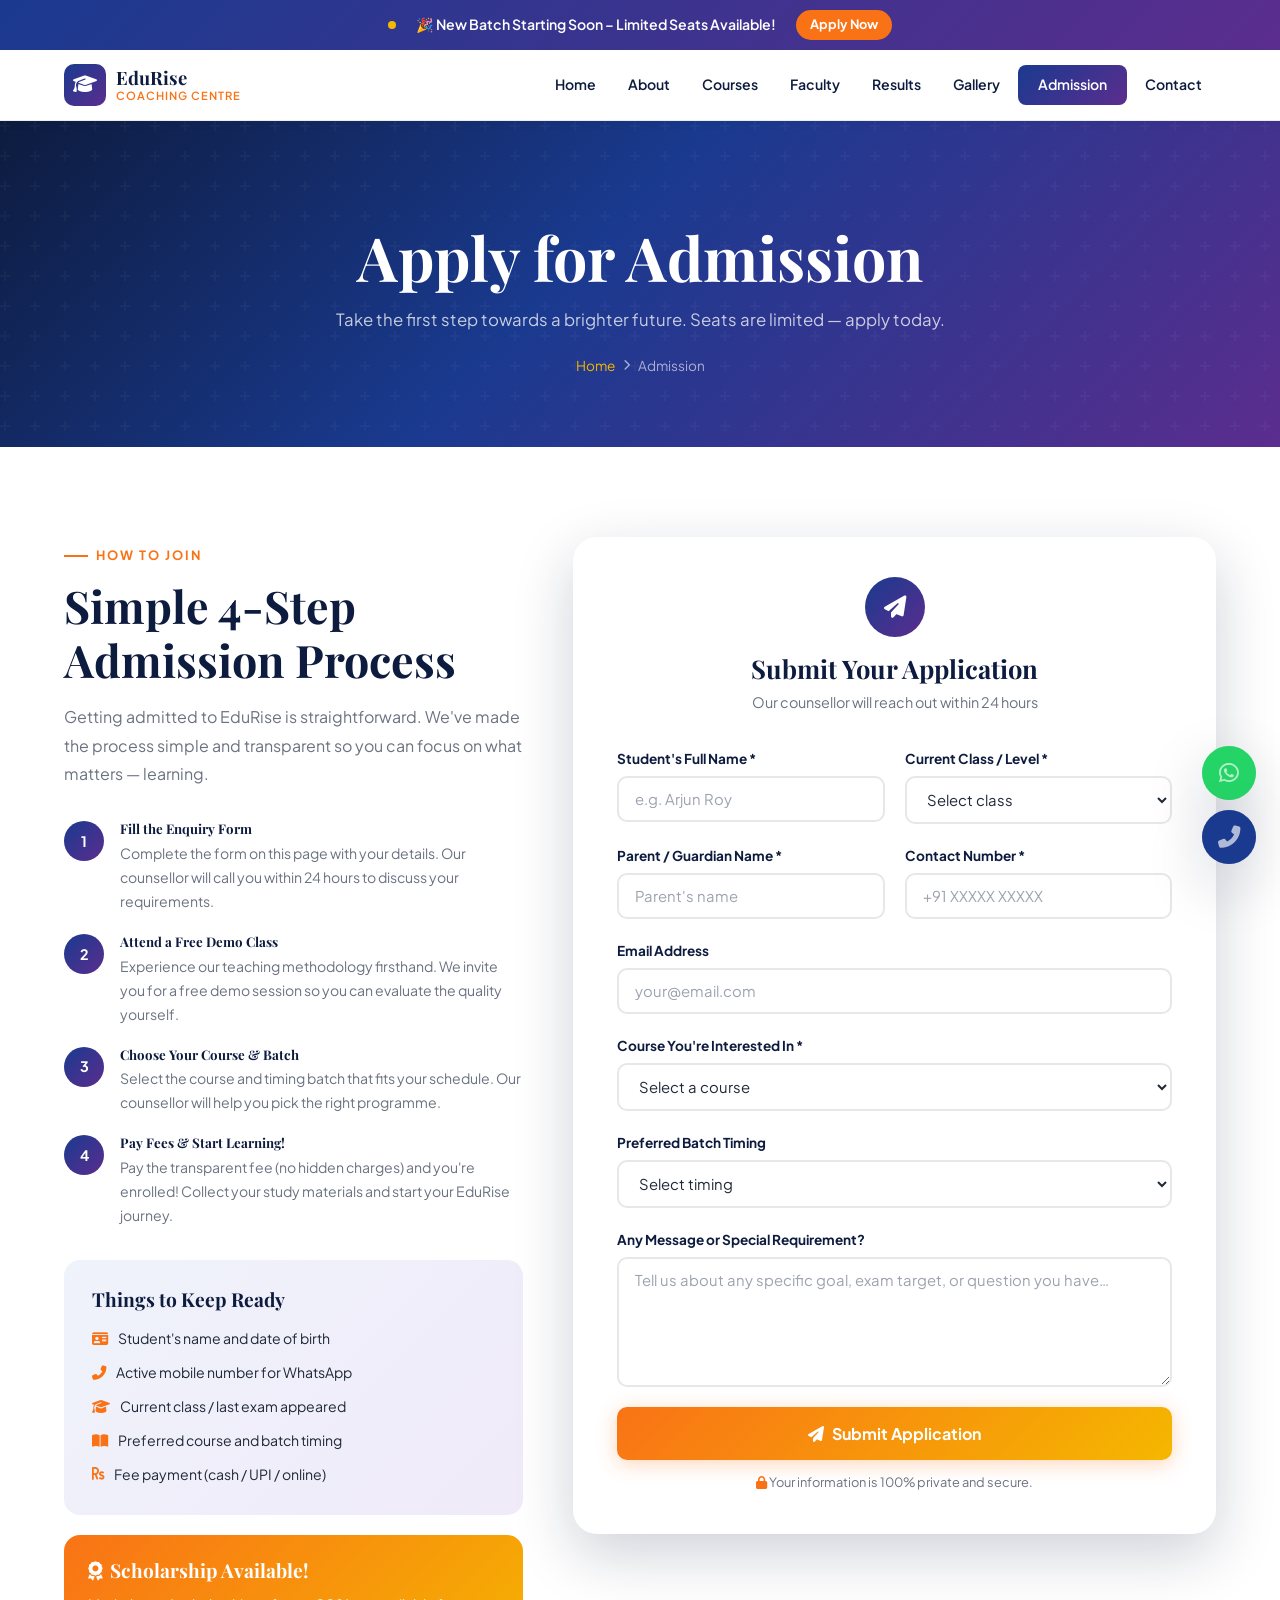
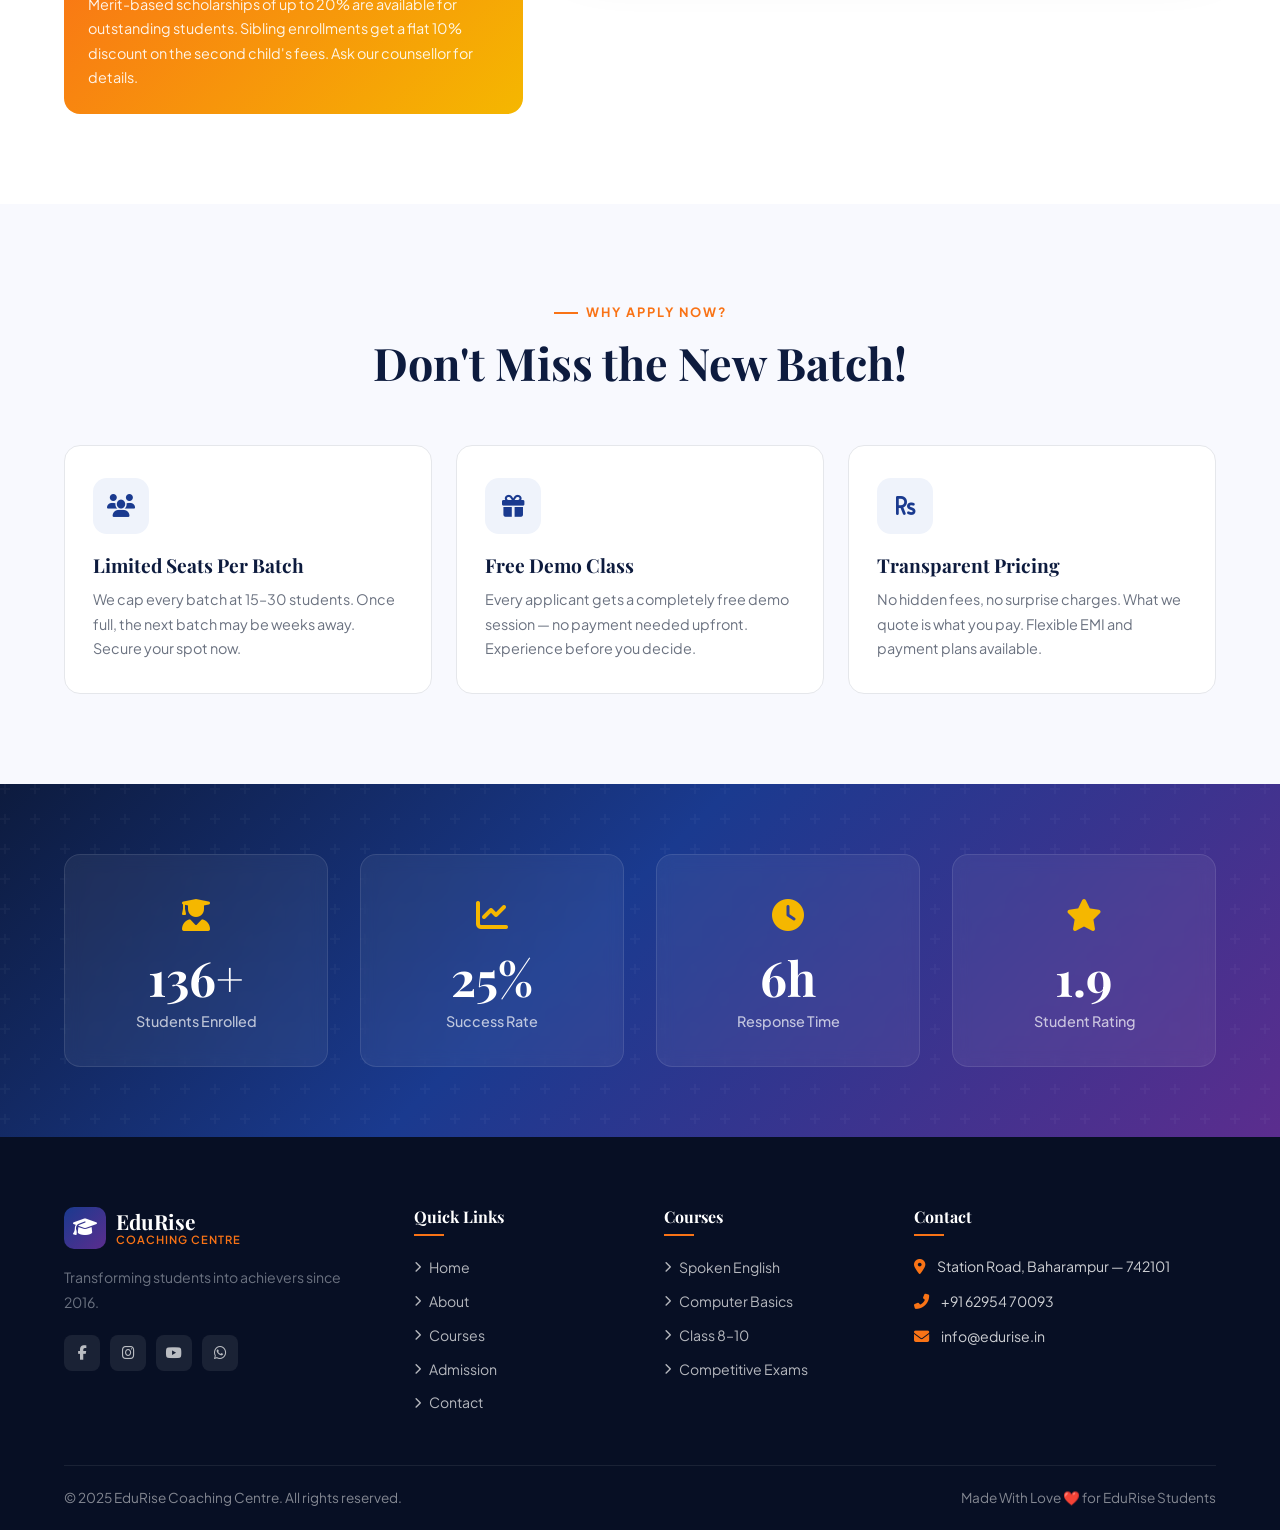
<file: admission.html>
<!DOCTYPE html>
<html lang="en">

<head>
  <meta charset="UTF-8" />
  <meta name="viewport" content="width=device-width, initial-scale=1.0" />
  <meta name="description"
    content="Apply for admission at EduRise Coaching Centre – fill in the enquiry form and secure your seat today." />
  <title>Admission | EduRise Coaching Centre</title>
  <link rel="stylesheet" href="css/style.css" />
  <link rel="stylesheet" href="https://cdnjs.cloudflare.com/ajax/libs/font-awesome/6.5.0/css/all.min.css" />
</head>

<body>
  <div class="announcement-bar"><span class="pulse-dot"></span><span>🎉 New Batch Starting Soon – Limited Seats
      Available!</span><a href="admission.html">Apply Now</a></div>
  <nav class="navbar">
    <div class="container navbar-inner">
      <a href="index.html" class="nav-logo">
        <div class="logo-icon"><i class="fas fa-graduation-cap"></i></div>
        <div class="logo-text"><strong>EduRise</strong><span>Coaching Centre</span></div>
      </a>
      <div class="nav-links"><a href="index.html">Home</a><a href="about.html">About</a><a
          href="courses.html">Courses</a><a href="faculty.html">Faculty</a><a href="results.html">Results</a><a
          href="gallery.html">Gallery</a><a href="admission.html" class="nav-cta active">Admission</a><a
          href="contact.html">Contact</a></div>
      <button class="hamburger"><span></span><span></span><span></span></button>
    </div>
  </nav>
  <div class="mobile-nav"><button class="close-btn"><i class="fas fa-times"></i></button><a href="index.html">Home</a><a
      href="about.html">About</a><a href="courses.html">Courses</a><a href="faculty.html">Faculty</a><a
      href="results.html">Results</a><a href="gallery.html">Gallery</a><a href="admission.html">Admission</a><a
      href="contact.html">Contact</a></div>

  <section class="page-hero">
    <div class="container">
      <h1>Apply for Admission</h1>
      <p>Take the first step towards a brighter future. Seats are limited — apply today.</p>
      <div class="breadcrumb"><a href="index.html">Home</a><i class="fas fa-chevron-right"></i><span>Admission</span>
      </div>
    </div>
  </section>

  <!-- Admission Section -->
  <section class="section-pad">
    <div class="container">
      <div class="admission-grid">

        <!-- Left: Process Info -->
        <div>
          <p class="section-label">How to Join</p>
          <h2 class="section-title">Simple 4-Step Admission Process</h2>
          <p style="margin-bottom:32px;line-height:1.8;">Getting admitted to EduRise is straightforward. We've made the
            process simple and transparent so you can focus on what matters — learning.</p>

          <div class="admission-info">
            <div class="admission-step reveal delay-1">
              <div class="step-num">1</div>
              <div class="step-content">
                <h5>Fill the Enquiry Form</h5>
                <p>Complete the form on this page with your details. Our counsellor will call you within 24 hours to
                  discuss your requirements.</p>
              </div>
            </div>
            <div class="admission-step reveal delay-2">
              <div class="step-num">2</div>
              <div class="step-content">
                <h5>Attend a Free Demo Class</h5>
                <p>Experience our teaching methodology firsthand. We invite you for a free demo session so you can
                  evaluate the quality yourself.</p>
              </div>
            </div>
            <div class="admission-step reveal delay-3">
              <div class="step-num">3</div>
              <div class="step-content">
                <h5>Choose Your Course & Batch</h5>
                <p>Select the course and timing batch that fits your schedule. Our counsellor will help you pick the
                  right programme.</p>
              </div>
            </div>
            <div class="admission-step reveal delay-4">
              <div class="step-num">4</div>
              <div class="step-content">
                <h5>Pay Fees & Start Learning!</h5>
                <p>Pay the transparent fee (no hidden charges) and you're enrolled! Collect your study materials and
                  start your EduRise journey.</p>
              </div>
            </div>
          </div>

          <!-- Quick Info -->
          <div style="background:var(--gradient-light);border-radius:var(--radius-md);padding:28px;margin-top:32px;"
            class="reveal">
            <h4 style="color:var(--navy);margin-bottom:16px;font-family:var(--font-head);">Things to Keep Ready</h4>
            <div style="display:flex;flex-direction:column;gap:10px;">
              <div class="feat-item" style="color:var(--text);"><i class="fas fa-id-card"
                  style="color:var(--orange);"></i> Student's name and date of birth</div>
              <div class="feat-item" style="color:var(--text);"><i class="fas fa-phone-alt"
                  style="color:var(--orange);"></i> Active mobile number for WhatsApp</div>
              <div class="feat-item" style="color:var(--text);"><i class="fas fa-graduation-cap"
                  style="color:var(--orange);"></i> Current class / last exam appeared</div>
              <div class="feat-item" style="color:var(--text);"><i class="fas fa-book-open"
                  style="color:var(--orange);"></i> Preferred course and batch timing</div>
              <div class="feat-item" style="color:var(--text);"><i class="fas fa-rupee-sign"
                  style="color:var(--orange);"></i> Fee payment (cash / UPI / online)</div>
            </div>
          </div>

          <!-- Scholarship Info -->
          <div
            style="background:linear-gradient(135deg,#F97316,#F5B700);border-radius:var(--radius-md);padding:24px;margin-top:20px;color:#fff;"
            class="reveal">
            <h4 style="color:#fff;margin-bottom:10px;font-family:var(--font-head);"><i class="fas fa-award"
                style="margin-right:8px;"></i>Scholarship Available!</h4>
            <p style="color:rgba(255,255,255,.9);font-size:.9rem;line-height:1.7;">Merit-based scholarships of up to 20%
              are available for outstanding students. Sibling enrollments get a flat 10% discount on the second child's
              fees. Ask our counsellor for details.</p>
          </div>
        </div>

        <!-- Right: Form -->
        <div class="reveal">
          <div class="form-card">
            <div style="text-align:center;margin-bottom:32px;">
              <div
                style="width:60px;height:60px;background:var(--gradient-card);border-radius:50%;margin:0 auto 16px;display:flex;align-items:center;justify-content:center;color:#fff;font-size:1.4rem;">
                <i class="fas fa-paper-plane"></i></div>
              <h3 style="color:var(--navy);font-family:var(--font-head);">Submit Your Application</h3>
              <p style="font-size:.9rem;margin-top:6px;">Our counsellor will reach out within 24 hours</p>
            </div>

            <form id="admission-form" novalidate>
              <div class="form-grid">
                <div class="form-group">
                  <label>Student's Full Name *</label>
                  <input type="text" class="form-control" id="af-student-name" placeholder="e.g. Arjun Roy" required />
                </div>
                <div class="form-group">
                  <label>Current Class / Level *</label>
                  <select id="af-class" class="form-control" required>
                    <option value="" disabled selected>Select class</option>
                    <option>Class 6</option>
                    <option>Class 7</option>
                    <option>Class 8</option>
                    <option>Class 9</option>
                    <option>Class 10</option>
                    <option>Class 11</option>
                    <option>Class 12</option>
                    <option>Graduation / Above</option>
                    <option>Working Professional</option>
                  </select>
                </div>
                <div class="form-group">
                  <label>Parent / Guardian Name *</label>
                  <input type="text" class="form-control" id="af-parent-name" placeholder="Parent's name" required />
                </div>
                <div class="form-group">
                  <label>Contact Number *</label>
                  <input type="tel" class="form-control" id="af-phone" placeholder="+91 XXXXX XXXXX" required />
                </div>
                <div class="form-group full">
                  <label>Email Address</label>
                  <input type="email" class="form-control" id="af-email" placeholder="your@email.com" />
                </div>
                <div class="form-group full">
                  <label>Course You're Interested In *</label>
                  <select id="af-course" class="form-control" required>
                    <option value="" disabled selected>Select a course</option>
                    <option>Spoken English</option>
                    <option>Computer Basics</option>
                    <option>Class 8–10 Coaching</option>
                    <option>Class 11–12 Coaching</option>
                    <option>Competitive Exam Preparation</option>
                    <option>Basic Programming Course</option>
                    <option>Not Sure – Need Counselling</option>
                  </select>
                </div>
                <div class="form-group full">
                  <label>Preferred Batch Timing</label>
                  <select id="af-timing" class="form-control">
                    <option value="" disabled selected>Select timing</option>
                    <option>Morning (7:30 AM – 11:00 AM)</option>
                    <option>Afternoon (12:00 PM – 3:00 PM)</option>
                    <option>Evening (5:00 PM – 8:30 PM)</option>
                    <option>Weekend Only (Sat & Sun)</option>
                    <option>Flexible – Any Time</option>
                  </select>
                </div>
                <div class="form-group full">
                  <label>Any Message or Special Requirement?</label>
                  <textarea class="form-control" rows="3" id="af-note"
                    placeholder="Tell us about any specific goal, exam target, or question you have…"></textarea>
                </div>
                <div class="form-group full">
                  <button type="submit" class="btn btn-primary"
                    style="width:100%;padding:16px;font-size:1rem;justify-content:center;">
                    <i class="fas fa-paper-plane"></i> Submit Application
                  </button>
                </div>
              </div>
              <p style="text-align:center;font-size:.8rem;color:var(--text-muted);margin-top:12px;"><i
                  class="fas fa-lock" style="color:var(--orange);"></i> Your information is 100% private and secure.</p>
            </form>
          </div>
        </div>
      </div>
    </div>
  </section>

  <!-- Why Now -->
  <section class="section-pad" style="background:var(--off-white);">
    <div class="container">
      <div class="section-header center reveal">
        <p class="section-label">Why Apply Now?</p>
        <h2 class="section-title">Don't Miss the New Batch!</h2>
      </div>
      <div class="why-grid">
        <div class="why-card reveal delay-1">
          <div class="why-icon"><i class="fas fa-users"></i></div>
          <h4>Limited Seats Per Batch</h4>
          <p>We cap every batch at 15–30 students. Once full, the next batch may be weeks away. Secure your spot now.
          </p>
        </div>
        <div class="why-card reveal delay-2">
          <div class="why-icon"><i class="fas fa-gift"></i></div>
          <h4>Free Demo Class</h4>
          <p>Every applicant gets a completely free demo session — no payment needed upfront. Experience before you
            decide.</p>
        </div>
        <div class="why-card reveal delay-3">
          <div class="why-icon"><i class="fas fa-rupee-sign"></i></div>
          <h4>Transparent Pricing</h4>
          <p>No hidden fees, no surprise charges. What we quote is what you pay. Flexible EMI and payment plans
            available.</p>
        </div>
      </div>
    </div>
  </section>

  <section class="stats-section">
    <div class="container">
      <div class="stats-grid">
        <div class="stat-card reveal delay-1">
          <div class="stat-icon"><i class="fas fa-user-graduate"></i></div><span class="stat-num" data-count="500"
            data-suffix="+">0</span>
          <p class="stat-label">Students Enrolled</p>
        </div>
        <div class="stat-card reveal delay-2">
          <div class="stat-icon"><i class="fas fa-chart-line"></i></div><span class="stat-num" data-count="95"
            data-suffix="%">0</span>
          <p class="stat-label">Success Rate</p>
        </div>
        <div class="stat-card reveal delay-3">
          <div class="stat-icon"><i class="fas fa-clock"></i></div><span class="stat-num" data-count="24"
            data-suffix="h">0</span>
          <p class="stat-label">Response Time</p>
        </div>
        <div class="stat-card reveal delay-4">
          <div class="stat-icon"><i class="fas fa-star"></i></div><span class="stat-num" data-count="4"
            data-suffix=".9">0</span>
          <p class="stat-label">Student Rating</p>
        </div>
      </div>
    </div>
  </section>

  <footer class="footer">
    <div class="container">
      <div class="footer-grid">
        <div class="footer-about">
          <div class="footer-logo nav-logo">
            <div class="logo-icon"><i class="fas fa-graduation-cap"></i></div>
            <div class="logo-text"><strong>EduRise</strong><span>Coaching Centre</span></div>
          </div>
          <p>Transforming students into achievers since 2016.</p>
          <div class="social-links"><a href="#" class="social-link"><i class="fab fa-facebook-f"></i></a><a href="#"
              class="social-link"><i class="fab fa-instagram"></i></a><a href="#" class="social-link"><i
                class="fab fa-youtube"></i></a><a href="#" class="social-link"><i class="fab fa-whatsapp"></i></a></div>
        </div>
        <div>
          <h4 class="footer-heading">Quick Links</h4>
          <div class="footer-links"><a href="index.html"><i class="fas fa-chevron-right"></i> Home</a><a
              href="about.html"><i class="fas fa-chevron-right"></i> About</a><a href="courses.html"><i
                class="fas fa-chevron-right"></i> Courses</a><a href="admission.html"><i
                class="fas fa-chevron-right"></i> Admission</a><a href="contact.html"><i
                class="fas fa-chevron-right"></i> Contact</a></div>
        </div>
        <div>
          <h4 class="footer-heading">Courses</h4>
          <div class="footer-links"><a href="course-details.html"><i class="fas fa-chevron-right"></i> Spoken
              English</a><a href="course-details.html"><i class="fas fa-chevron-right"></i> Computer Basics</a><a
              href="course-details.html"><i class="fas fa-chevron-right"></i> Class 8–10</a><a
              href="course-details.html"><i class="fas fa-chevron-right"></i> Competitive Exams</a></div>
        </div>
        <div>
          <h4 class="footer-heading">Contact</h4>
          <div class="footer-contact-item"><i class="fas fa-map-marker-alt"></i><span>Station Road, Baharampur —
              742101</span></div>
          <div class="footer-contact-item"><i class="fas fa-phone-alt"></i><span>+91 62954 70093</span></div>
          <div class="footer-contact-item"><i class="fas fa-envelope"></i><span>info@edurise.in</span></div>
        </div>
      </div>
      <div class="footer-bottom">
        <p>© 2025 EduRise Coaching Centre. All rights reserved.</p>
        <p>Made With Love <span class="heart">❤️</span> for EduRise Students</p>
      </div>
    </div>
  </footer>
  <a href="https://wa.me/916295470093" class="floating-whatsapp"><i class="fab fa-whatsapp"></i></a>
  <a href="tel:+916295470093" class="floating-call"><i class="fas fa-phone-alt"></i></a>
  <button class="scroll-top"><i class="fas fa-chevron-up"></i></button>
  <script src="js/script.js"></script>
</body>

</html>
</file>
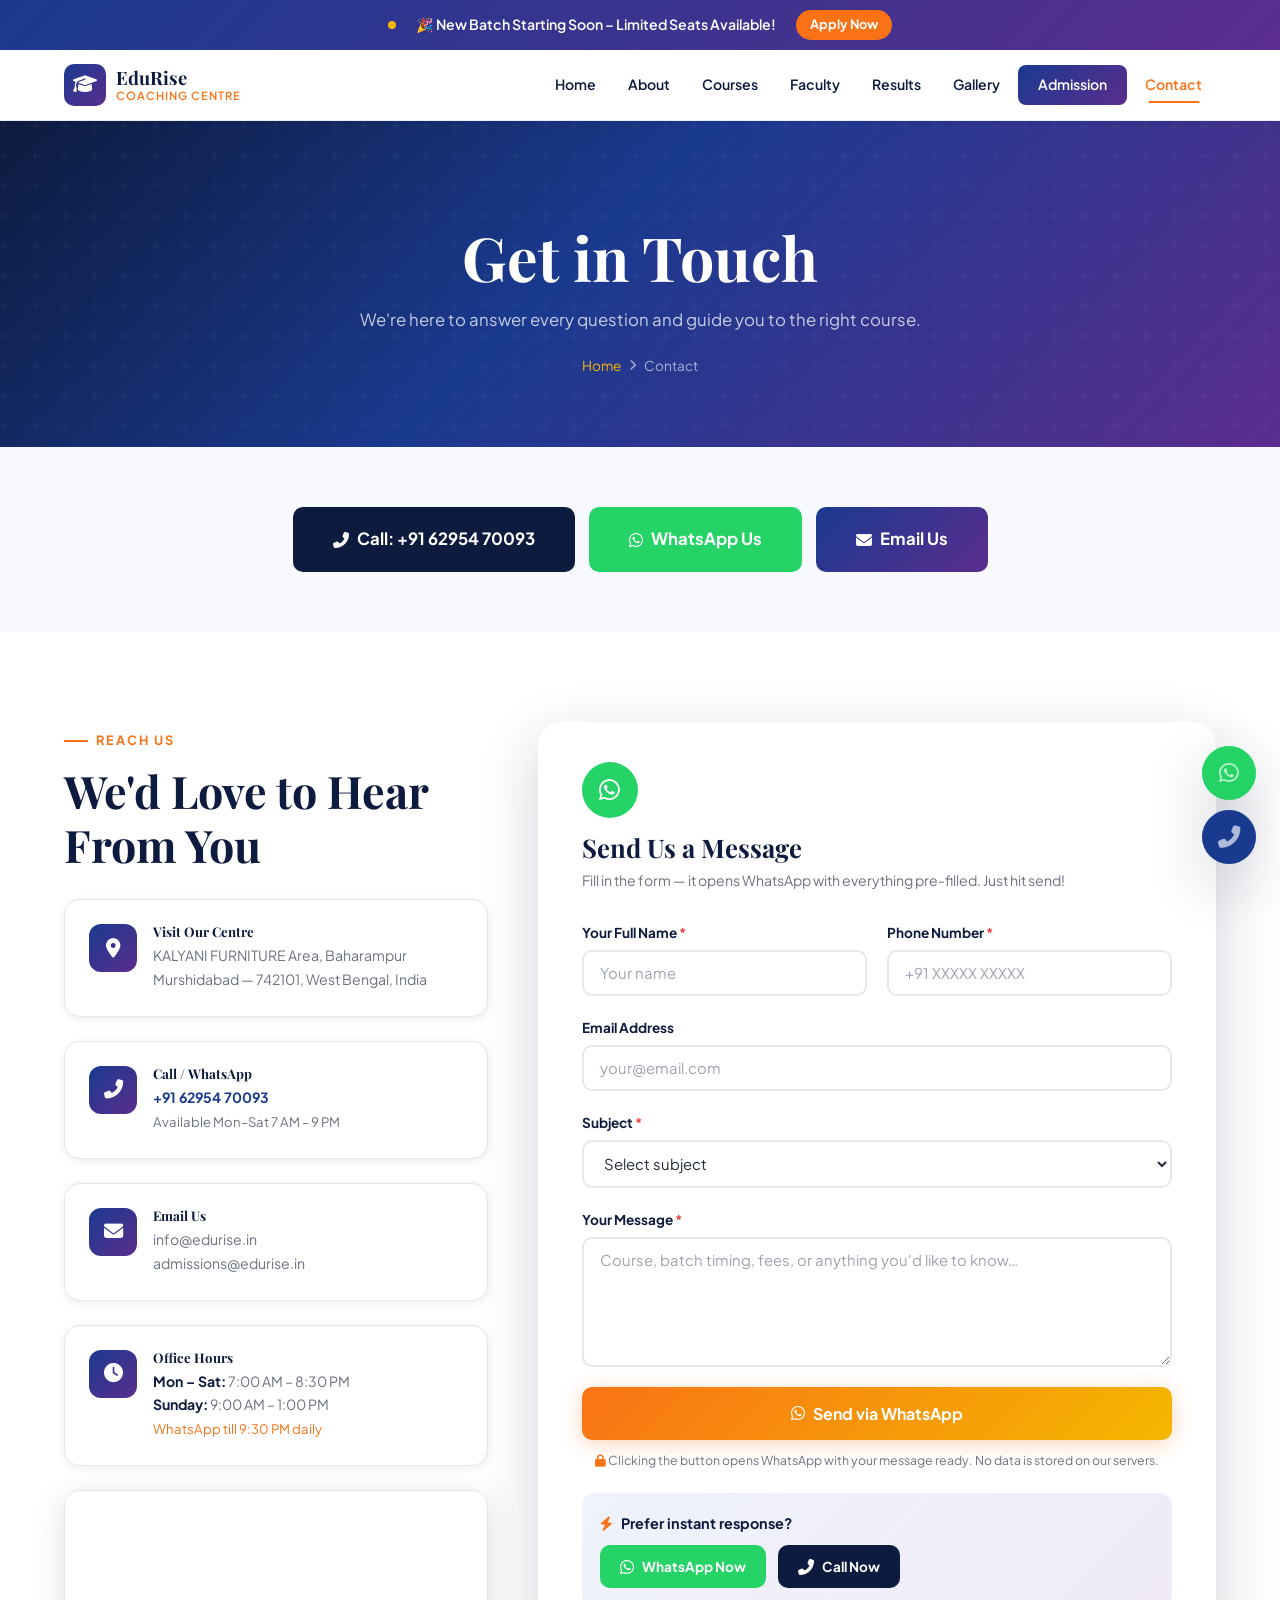
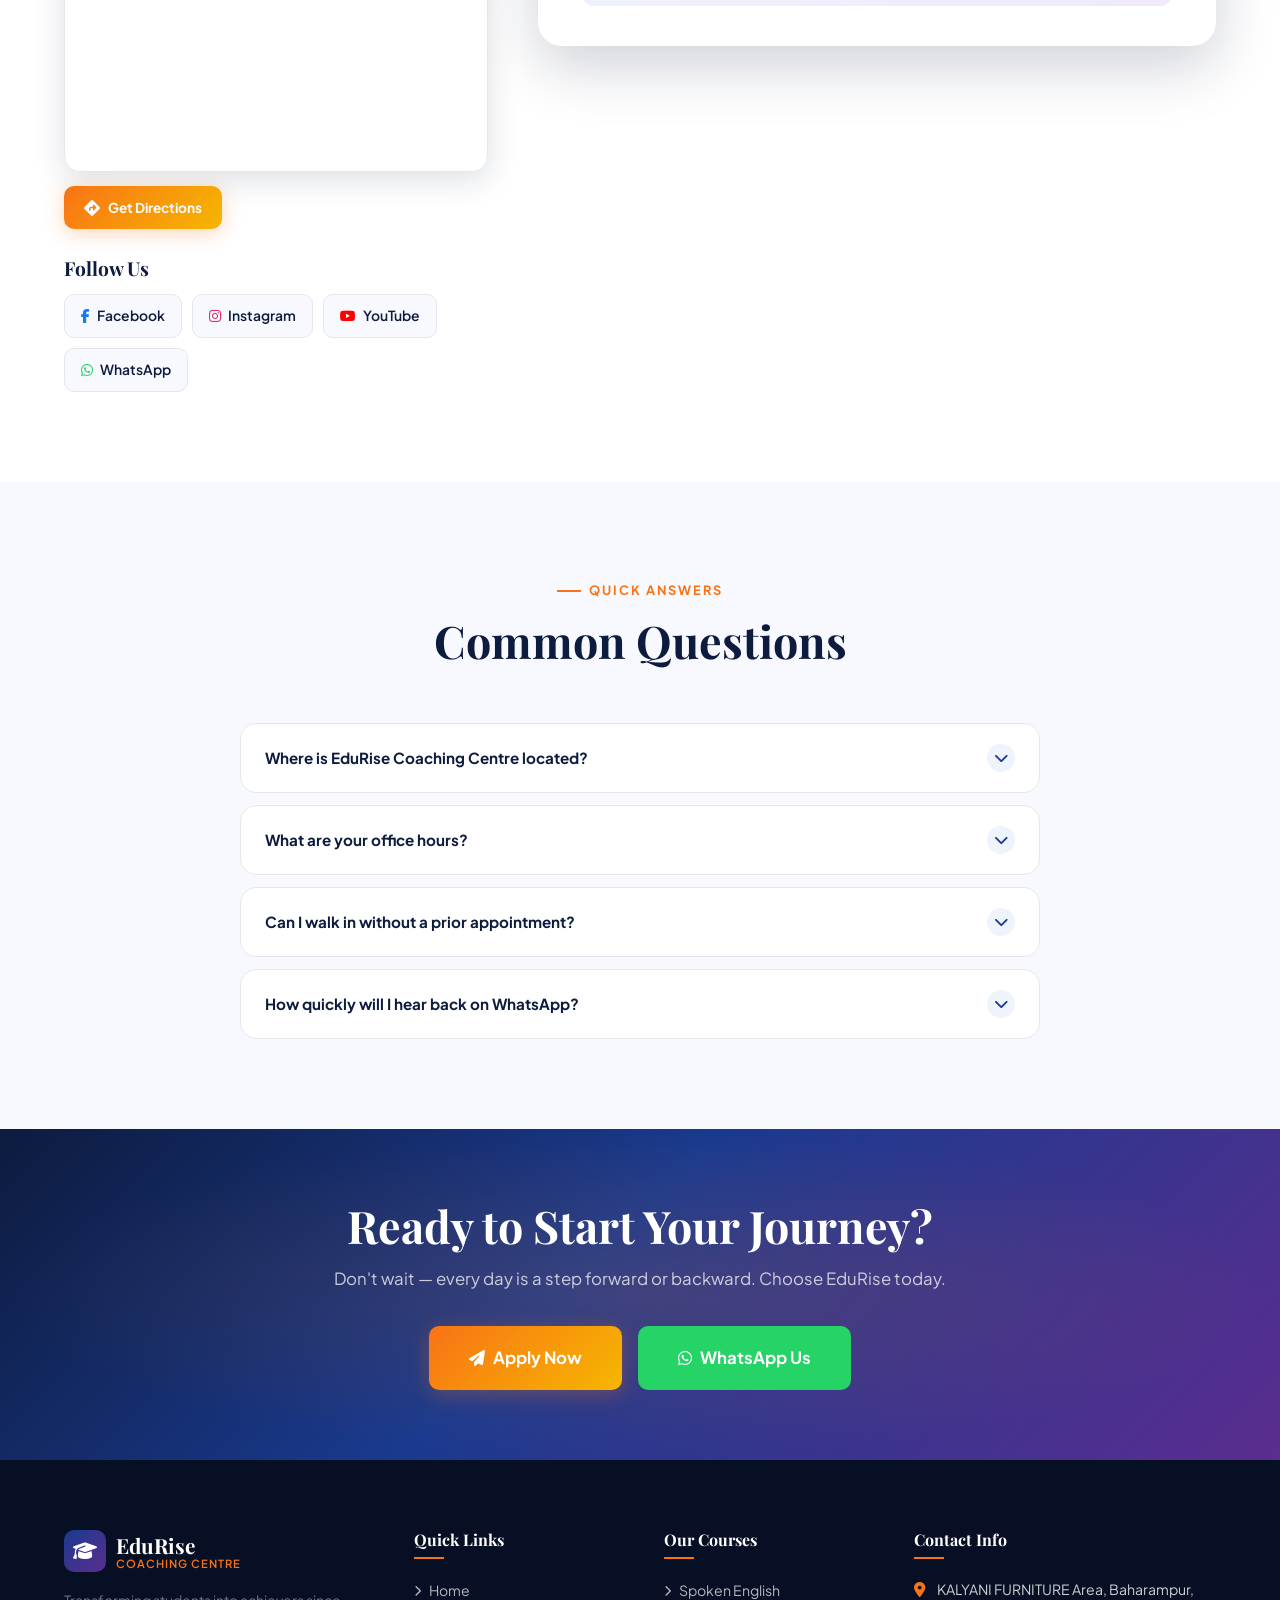
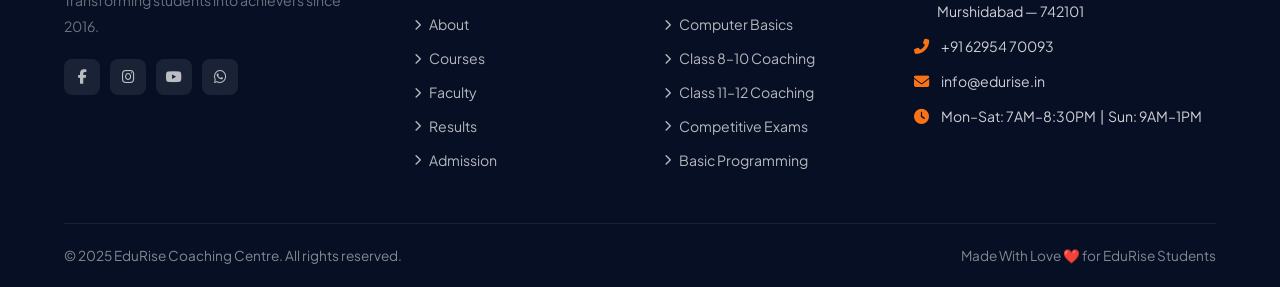
<file: contact.html>
<!DOCTYPE html>
<html lang="en">

<head>
  <meta charset="UTF-8" />
  <meta name="viewport" content="width=device-width, initial-scale=1.0" />
  <meta name="description" content="Contact EduRise Coaching Centre – address, phone, WhatsApp and enquiry form." />
  <title>Contact Us | EduRise Coaching Centre</title>
  <link rel="stylesheet" href="css/style.css" />
  <link rel="stylesheet" href="https://cdnjs.cloudflare.com/ajax/libs/font-awesome/6.5.0/css/all.min.css" />
  <style>
    .map-embed {
      border-radius: var(--radius-md);
      overflow: hidden;
      margin-top: 24px;
      box-shadow: var(--shadow-md);
      border: 1px solid var(--gray-light);
    }

    .map-embed iframe {
      display: block;
      width: 100%;
      height: 280px;
      border: 0;
    }
  </style>
</head>

<body>

  <div class="announcement-bar">
    <span class="pulse-dot"></span>
    <span>🎉 New Batch Starting Soon – Limited Seats Available!</span>
    <a href="admission.html">Apply Now</a>
  </div>

  <nav class="navbar">
    <div class="container navbar-inner">
      <a href="index.html" class="nav-logo">
        <div class="logo-icon"><i class="fas fa-graduation-cap"></i></div>
        <div class="logo-text"><strong>EduRise</strong><span>Coaching Centre</span></div>
      </a>
      <div class="nav-links">
        <a href="index.html">Home</a><a href="about.html">About</a>
        <a href="courses.html">Courses</a><a href="faculty.html">Faculty</a>
        <a href="results.html">Results</a><a href="gallery.html">Gallery</a>
        <a href="admission.html" class="nav-cta">Admission</a>
        <a href="contact.html" class="active">Contact</a>
      </div>
      <button class="hamburger" aria-label="Menu"><span></span><span></span><span></span></button>
    </div>
  </nav>

  <div class="mobile-nav">
    <button class="close-btn"><i class="fas fa-times"></i></button>
    <a href="index.html">Home</a><a href="about.html">About</a>
    <a href="courses.html">Courses</a><a href="faculty.html">Faculty</a>
    <a href="results.html">Results</a><a href="gallery.html">Gallery</a>
    <a href="admission.html">Admission</a><a href="contact.html">Contact</a>
  </div>

  <section class="page-hero">
    <div class="container">
      <h1>Get in Touch</h1>
      <p>We're here to answer every question and guide you to the right course.</p>
      <div class="breadcrumb">
        <a href="index.html">Home</a>
        <i class="fas fa-chevron-right"></i>
        <span>Contact</span>
      </div>
    </div>
  </section>

  <!-- Quick Contact Buttons -->
  <section class="section-pad-sm" style="background:var(--off-white);">
    <div class="container" style="text-align:center;">
      <div style="display:inline-flex;gap:14px;flex-wrap:wrap;justify-content:center;">
        <a href="tel:+916295470093" class="btn btn-dark btn-lg">
          <i class="fas fa-phone-alt"></i> Call: +91 62954 70093
        </a>
        <a href="https://wa.me/916295470093" target="_blank" class="btn btn-lg" style="background:#25D366;color:#fff;">
          <i class="fab fa-whatsapp"></i> WhatsApp Us
        </a>
        <a href="mailto:info@edurise.in" class="btn btn-lg" style="background:var(--gradient-card);color:#fff;">
          <i class="fas fa-envelope"></i> Email Us
        </a>
      </div>
    </div>
  </section>

  <!-- Main Contact Grid -->
  <section class="section-pad">
    <div class="container">
      <div class="contact-grid">

        <!-- LEFT: Info + Map -->
        <div>
          <p class="section-label">Reach Us</p>
          <h2 class="section-title" style="margin-bottom:28px;">We'd Love to Hear From You</h2>

          <div class="contact-info">
            <div class="contact-info-card reveal delay-1">
              <div class="contact-icon"><i class="fas fa-map-marker-alt"></i></div>
              <div class="contact-detail">
                <h5>Visit Our Centre</h5>
                <p>KALYANI FURNITURE Area, Baharampur<br />Murshidabad — 742101, West Bengal, India</p>
              </div>
            </div>

            <div class="contact-info-card reveal delay-2">
              <div class="contact-icon"><i class="fas fa-phone-alt"></i></div>
              <div class="contact-detail">
                <h5>Call / WhatsApp</h5>
                <p>
                  <a href="tel:+916295470093" style="color:var(--blue);font-weight:700;">+91 62954 70093</a><br />
                  <span style="font-size:.82rem;color:var(--text-muted);">Available Mon–Sat 7 AM – 9 PM</span>
                </p>
              </div>
            </div>

            <div class="contact-info-card reveal delay-3">
              <div class="contact-icon"><i class="fas fa-envelope"></i></div>
              <div class="contact-detail">
                <h5>Email Us</h5>
                <p>info@edurise.in<br />admissions@edurise.in</p>
              </div>
            </div>

            <div class="contact-info-card reveal delay-4">
              <div class="contact-icon"><i class="fas fa-clock"></i></div>
              <div class="contact-detail">
                <h5>Office Hours</h5>
                <p>
                  <strong style="color:var(--navy);">Mon – Sat:</strong> 7:00 AM – 8:30 PM<br />
                  <strong style="color:var(--navy);">Sunday:</strong> 9:00 AM – 1:00 PM<br />
                  <span style="color:var(--orange);font-size:.82rem;">WhatsApp till 9:30 PM daily</span>
                </p>
              </div>
            </div>
          </div>

          <!-- Google Maps -->
          <div class="map-embed reveal">
            <iframe
              src="https://www.google.com/maps/embed?pb=!1m18!1m12!1m3!1d269.86367005810905!2d87.78393135207152!3d24.170008915271836!2m3!1f0!2f0!3f0!3m2!1i1024!2i768!4f13.1!3m3!1m2!1s0x39fa1f6bb37afa77%3A0x45d696959d5f7b9a!2sKALYANI%20FURNITURE!5e1!3m2!1sen!2sin!4v1775799700372!5m2!1sen!2sin"
              allowfullscreen="" loading="lazy" referrerpolicy="no-referrer-when-downgrade"
              title="EduRise Location Map">
            </iframe>
          </div>

          <a href="https://www.google.com/maps?q=24.170009,87.783931" target="_blank" class="btn btn-primary btn-sm"
            style="margin-top:14px;display:inline-flex;">
            <i class="fas fa-directions"></i> Get Directions
          </a>

          <!-- Social -->
          <div style="margin-top:28px;" class="reveal">
            <h4 style="color:var(--navy);margin-bottom:14px;font-family:var(--font-head);">Follow Us</h4>
            <div style="display:flex;gap:10px;flex-wrap:wrap;">
              <a href="#"
                style="display:flex;align-items:center;gap:7px;padding:9px 16px;background:var(--off-white);border-radius:10px;border:1px solid var(--gray-light);font-size:.87rem;font-weight:600;color:var(--navy);transition:var(--transition);">
                <i class="fab fa-facebook-f" style="color:#1877F2;"></i> Facebook
              </a>
              <a href="#"
                style="display:flex;align-items:center;gap:7px;padding:9px 16px;background:var(--off-white);border-radius:10px;border:1px solid var(--gray-light);font-size:.87rem;font-weight:600;color:var(--navy);transition:var(--transition);">
                <i class="fab fa-instagram" style="color:#E1306C;"></i> Instagram
              </a>
              <a href="#"
                style="display:flex;align-items:center;gap:7px;padding:9px 16px;background:var(--off-white);border-radius:10px;border:1px solid var(--gray-light);font-size:.87rem;font-weight:600;color:var(--navy);transition:var(--transition);">
                <i class="fab fa-youtube" style="color:#FF0000;"></i> YouTube
              </a>
              <a href="https://wa.me/916295470093" target="_blank"
                style="display:flex;align-items:center;gap:7px;padding:9px 16px;background:var(--off-white);border-radius:10px;border:1px solid var(--gray-light);font-size:.87rem;font-weight:600;color:var(--navy);transition:var(--transition);">
                <i class="fab fa-whatsapp" style="color:#25D366;"></i> WhatsApp
              </a>
            </div>
          </div>
        </div>

        <!-- RIGHT: WhatsApp Form -->
        <div class="reveal">
          <div class="form-card">
            <div style="margin-bottom:28px;">
              <div
                style="width:56px;height:56px;background:#25D366;border-radius:50%;margin-bottom:14px;display:flex;align-items:center;justify-content:center;color:#fff;font-size:1.5rem;">
                <i class="fab fa-whatsapp"></i>
              </div>
              <h3 style="color:var(--navy);font-family:var(--font-head);margin-bottom:6px;">Send Us a Message</h3>
              <p style="font-size:.88rem;">Fill in the form — it opens WhatsApp with everything pre-filled. Just hit
                send!</p>
            </div>

            <form id="contact-form" novalidate>
              <div class="form-grid">
                <div class="form-group">
                  <label for="cf-name">Your Full Name <span style="color:#EF4444;">*</span></label>
                  <input id="cf-name" type="text" class="form-control" placeholder="Your name" />
                </div>
                <div class="form-group">
                  <label for="cf-phone">Phone Number <span style="color:#EF4444;">*</span></label>
                  <input id="cf-phone" type="tel" class="form-control" placeholder="+91 XXXXX XXXXX" />
                </div>
                <div class="form-group full">
                  <label for="cf-email">Email Address</label>
                  <input id="cf-email" type="email" class="form-control" placeholder="your@email.com" />
                </div>
                <div class="form-group full">
                  <label for="cf-subject">Subject <span style="color:#EF4444;">*</span></label>
                  <select id="cf-subject" class="form-control">
                    <option value="" disabled selected>Select subject</option>
                    <option>Course Enquiry</option>
                    <option>Admission Information</option>
                    <option>Fee Structure</option>
                    <option>Demo Class Booking</option>
                    <option>Scholarship Information</option>
                    <option>Other</option>
                  </select>
                </div>
                <div class="form-group full">
                  <label for="cf-message">Your Message <span style="color:#EF4444;">*</span></label>
                  <textarea id="cf-message" class="form-control" rows="5"
                    placeholder="Course, batch timing, fees, or anything you'd like to know…"></textarea>
                </div>
                <div class="form-group full">
                  <button type="submit" class="btn btn-primary"
                    style="width:100%;padding:16px;font-size:1rem;justify-content:center;">
                    <i class="fab fa-whatsapp"></i> Send via WhatsApp
                  </button>
                </div>
              </div>
              <p style="text-align:center;font-size:.77rem;color:var(--text-muted);margin-top:10px;">
                <i class="fas fa-lock" style="color:var(--orange);"></i>
                Clicking the button opens WhatsApp with your message ready. No data is stored on our servers.
              </p>
            </form>

            <!-- Instant contact strip -->
            <div style="background:var(--gradient-light);border-radius:12px;padding:18px;margin-top:22px;">
              <p style="font-weight:700;color:var(--navy);margin-bottom:10px;font-size:.9rem;">
                <i class="fas fa-bolt" style="color:var(--orange);margin-right:5px;"></i>
                Prefer instant response?
              </p>
              <div style="display:flex;gap:12px;flex-wrap:wrap;">
                <a href="https://wa.me/916295470093" target="_blank" class="btn btn-sm"
                  style="background:#25D366;color:#fff;">
                  <i class="fab fa-whatsapp"></i> WhatsApp Now
                </a>
                <a href="tel:+916295470093" class="btn btn-sm btn-dark">
                  <i class="fas fa-phone-alt"></i> Call Now
                </a>
              </div>
            </div>
          </div>
        </div>

      </div>
    </div>
  </section>

  <!-- FAQ -->
  <section class="section-pad" style="background:var(--off-white);">
    <div class="container">
      <div class="section-header center reveal">
        <p class="section-label">Quick Answers</p>
        <h2 class="section-title">Common Questions</h2>
      </div>
      <div class="faq-list">
        <div class="faq-item reveal delay-1">
          <div class="faq-question">Where is EduRise Coaching Centre located?
            <span class="faq-icon"><i class="fas fa-chevron-down"></i></span>
          </div>
          <div class="faq-answer">
            <p>We are located near the KALYANI FURNITURE landmark in Baharampur, Murshidabad — 742101. You can see our
              exact pin on the Google Map above and get turn-by-turn directions right from the page.</p>
          </div>
        </div>
        <div class="faq-item reveal delay-2">
          <div class="faq-question">What are your office hours?
            <span class="faq-icon"><i class="fas fa-chevron-down"></i></span>
          </div>
          <div class="faq-answer">
            <p>Our centre is open Monday–Saturday 7:00 AM to 8:30 PM, and Sunday 9:00 AM to 1:00 PM. WhatsApp is
              attended until 9:30 PM daily. Call +91 62954 70093 during office hours for the fastest phone response.</p>
          </div>
        </div>
        <div class="faq-item reveal delay-3">
          <div class="faq-question">Can I walk in without a prior appointment?
            <span class="faq-icon"><i class="fas fa-chevron-down"></i></span>
          </div>
          <div class="faq-answer">
            <p>Yes, walk-ins are always welcome! Our counsellors are present throughout office hours to speak with you,
              show you our facilities, and help you choose the right course batch.</p>
          </div>
        </div>
        <div class="faq-item reveal delay-4">
          <div class="faq-question">How quickly will I hear back on WhatsApp?
            <span class="faq-icon"><i class="fas fa-chevron-down"></i></span>
          </div>
          <div class="faq-answer">
            <p>WhatsApp is our fastest channel — replies usually come within minutes during the day. All messages are
              answered within 24 hours at most. For urgent matters, call +91 62954 70093 directly.</p>
          </div>
        </div>
      </div>
    </div>
  </section>

  <!-- CTA -->
  <section class="cta-banner">
    <div class="container">
      <h2>Ready to Start Your Journey?</h2>
      <p>Don't wait — every day is a step forward or backward. Choose EduRise today.</p>
      <div class="cta-btns">
        <a href="admission.html" class="btn btn-primary btn-lg"><i class="fas fa-paper-plane"></i> Apply Now</a>
        <a href="https://wa.me/916295470093" target="_blank" class="btn btn-lg" style="background:#25D366;color:#fff;">
          <i class="fab fa-whatsapp"></i> WhatsApp Us
        </a>
      </div>
    </div>
  </section>

  <!-- Footer -->
  <footer class="footer">
    <div class="container">
      <div class="footer-grid">
        <div class="footer-about">
          <div class="footer-logo nav-logo">
            <div class="logo-icon"><i class="fas fa-graduation-cap"></i></div>
            <div class="logo-text"><strong>EduRise</strong><span>Coaching Centre</span></div>
          </div>
          <p>Transforming students into achievers since 2016.</p>
          <div class="social-links">
            <a href="#" class="social-link"><i class="fab fa-facebook-f"></i></a>
            <a href="#" class="social-link"><i class="fab fa-instagram"></i></a>
            <a href="#" class="social-link"><i class="fab fa-youtube"></i></a>
            <a href="https://wa.me/916295470093" target="_blank" class="social-link"><i class="fab fa-whatsapp"></i></a>
          </div>
        </div>
        <div>
          <h4 class="footer-heading">Quick Links</h4>
          <div class="footer-links">
            <a href="index.html"><i class="fas fa-chevron-right"></i> Home</a>
            <a href="about.html"><i class="fas fa-chevron-right"></i> About</a>
            <a href="courses.html"><i class="fas fa-chevron-right"></i> Courses</a>
            <a href="faculty.html"><i class="fas fa-chevron-right"></i> Faculty</a>
            <a href="results.html"><i class="fas fa-chevron-right"></i> Results</a>
            <a href="admission.html"><i class="fas fa-chevron-right"></i> Admission</a>
          </div>
        </div>
        <div>
          <h4 class="footer-heading">Our Courses</h4>
          <div class="footer-links">
            <a href="course-details.html"><i class="fas fa-chevron-right"></i> Spoken English</a>
            <a href="course-details.html"><i class="fas fa-chevron-right"></i> Computer Basics</a>
            <a href="course-details.html"><i class="fas fa-chevron-right"></i> Class 8–10 Coaching</a>
            <a href="course-details.html"><i class="fas fa-chevron-right"></i> Class 11–12 Coaching</a>
            <a href="course-details.html"><i class="fas fa-chevron-right"></i> Competitive Exams</a>
            <a href="course-details.html"><i class="fas fa-chevron-right"></i> Basic Programming</a>
          </div>
        </div>
        <div>
          <h4 class="footer-heading">Contact Info</h4>
          <div class="footer-contact-item"><i class="fas fa-map-marker-alt"></i><span>KALYANI FURNITURE Area,
              Baharampur, Murshidabad — 742101</span></div>
          <div class="footer-contact-item"><i class="fas fa-phone-alt"></i><span>+91 62954 70093</span></div>
          <div class="footer-contact-item"><i class="fas fa-envelope"></i><span>info@edurise.in</span></div>
          <div class="footer-contact-item"><i class="fas fa-clock"></i><span>Mon–Sat: 7AM–8:30PM &nbsp;|&nbsp; Sun:
              9AM–1PM</span></div>
        </div>
      </div>
      <div class="footer-bottom">
        <p>© 2025 EduRise Coaching Centre. All rights reserved.</p>
        <p>Made With Love <span class="heart">❤️</span> for EduRise Students</p>
      </div>
    </div>
  </footer>

  <a href="https://wa.me/916295470093" target="_blank" class="floating-whatsapp" title="WhatsApp Us">
    <i class="fab fa-whatsapp"></i>
  </a>
  <a href="tel:+916295470093" class="floating-call" title="Call Us">
    <i class="fas fa-phone-alt"></i>
  </a>
  <button class="scroll-top" title="Back to Top">
    <i class="fas fa-chevron-up"></i>
  </button>

  <script src="js/script.js"></script>
</body>

</html>
</file>
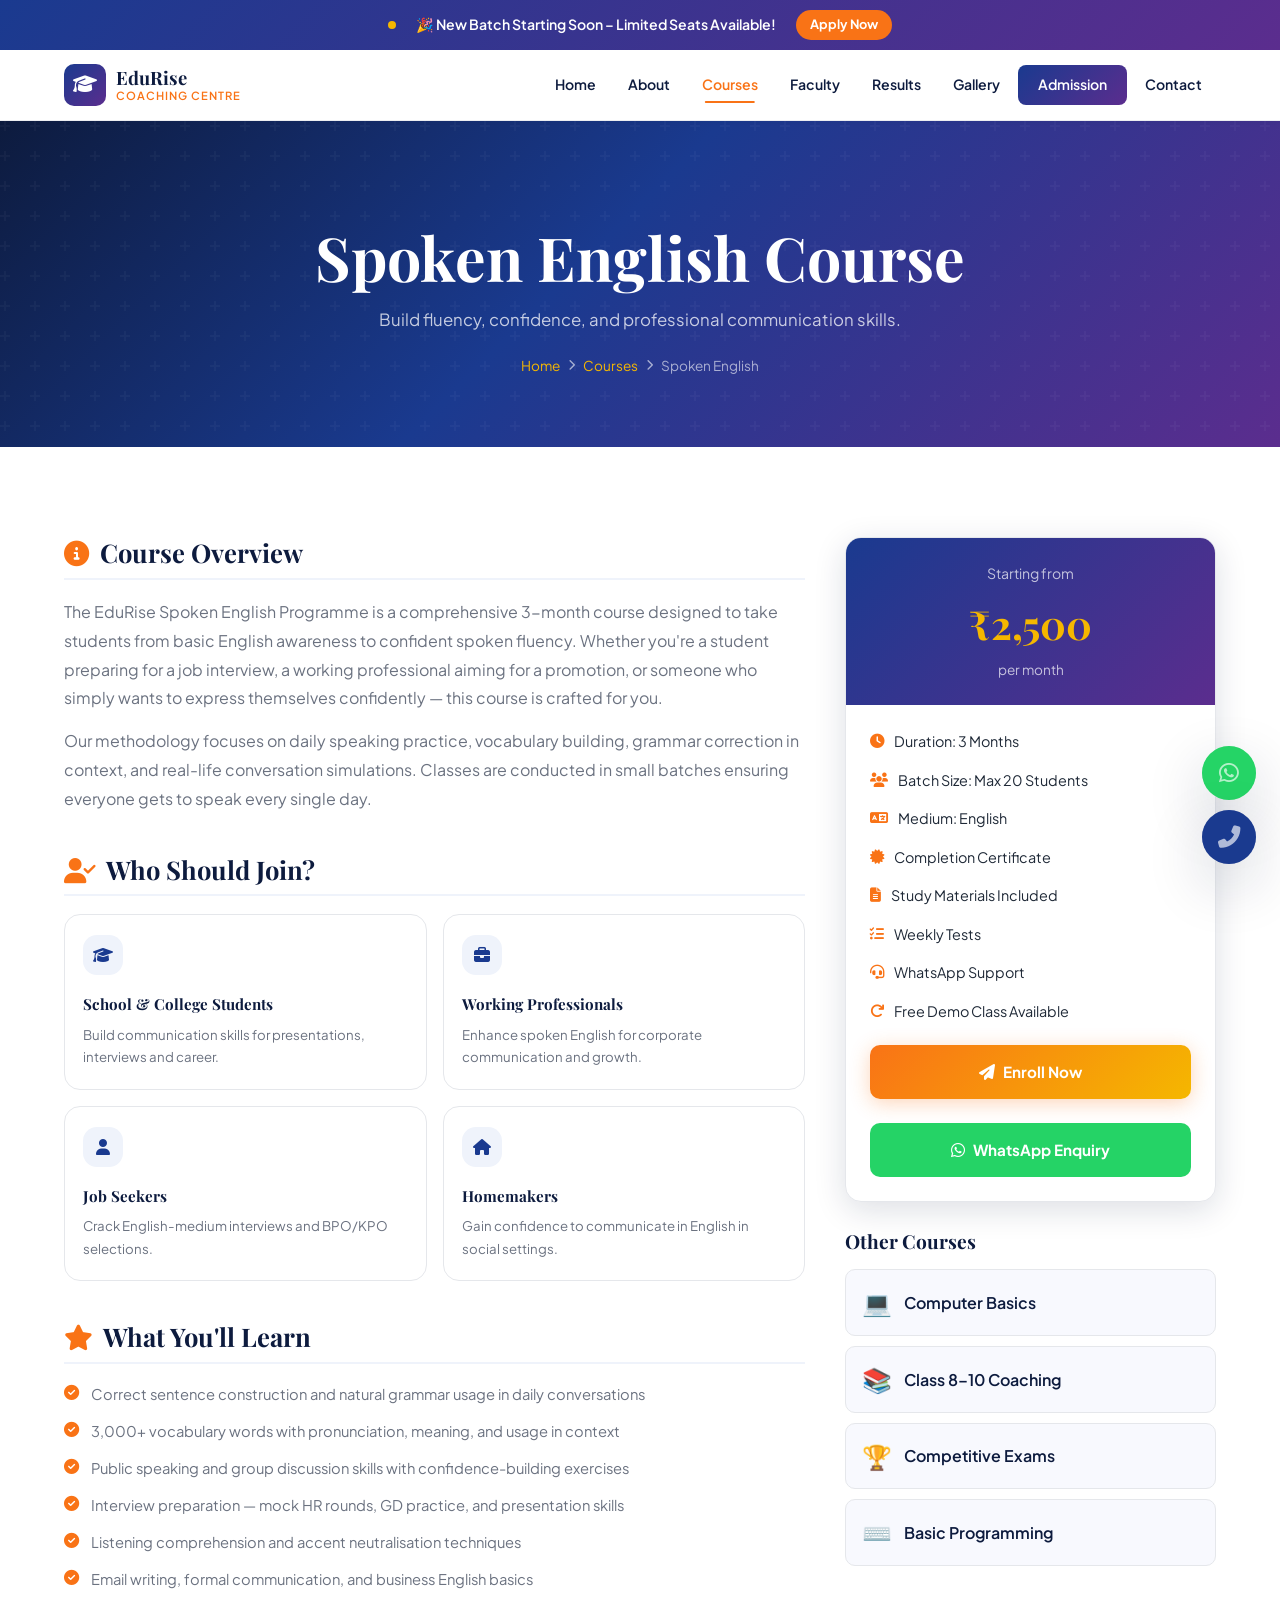
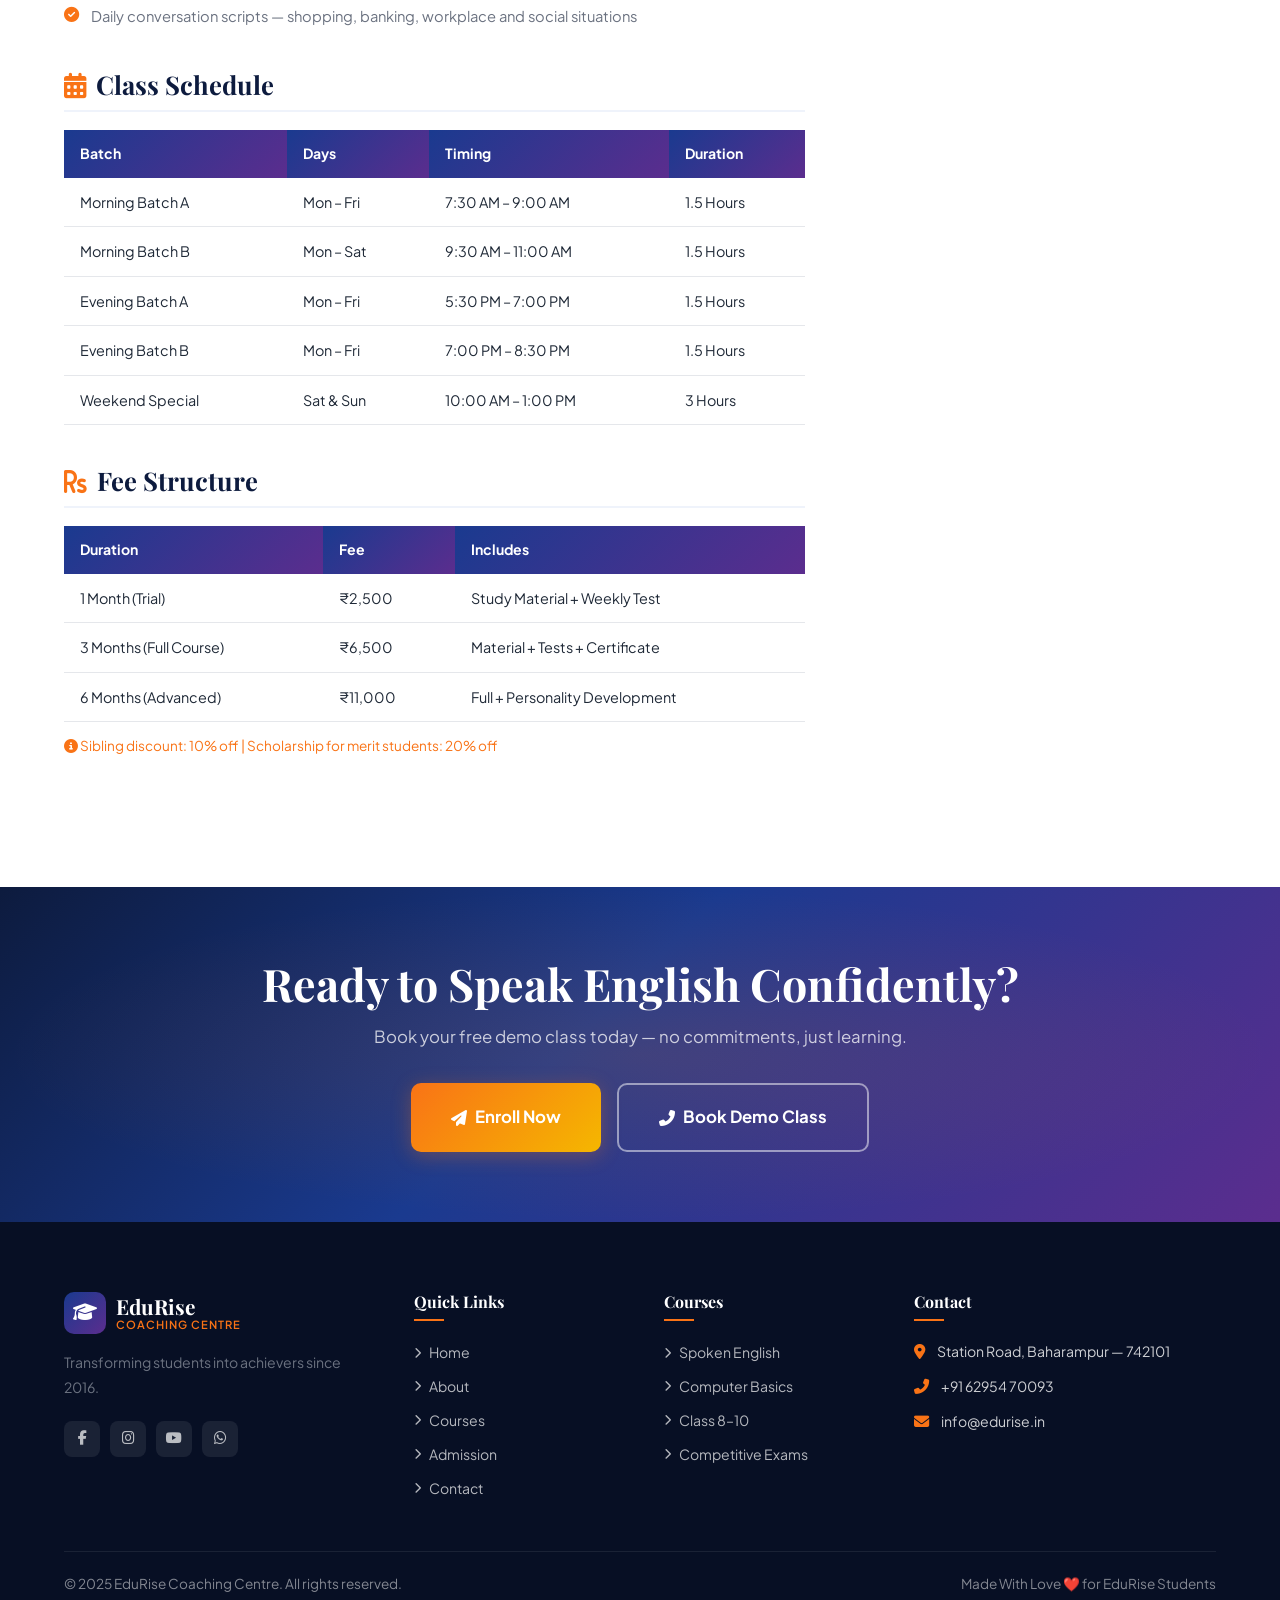
<file: course-details.html>
<!DOCTYPE html>
<html lang="en">

<head>
  <meta charset="UTF-8" />
  <meta name="viewport" content="width=device-width, initial-scale=1.0" />
  <meta name="description"
    content="Course details at EduRise – Full curriculum, schedule, fees and enrollment for our premium coaching programmes." />
  <title>Course Details | EduRise Coaching Centre</title>
  <link rel="stylesheet" href="css/style.css" />
  <link rel="stylesheet" href="https://cdnjs.cloudflare.com/ajax/libs/font-awesome/6.5.0/css/all.min.css" />
</head>

<body>
  <div class="announcement-bar"><span class="pulse-dot"></span><span>🎉 New Batch Starting Soon – Limited Seats
      Available!</span><a href="admission.html">Apply Now</a></div>
  <nav class="navbar">
    <div class="container navbar-inner">
      <a href="index.html" class="nav-logo">
        <div class="logo-icon"><i class="fas fa-graduation-cap"></i></div>
        <div class="logo-text"><strong>EduRise</strong><span>Coaching Centre</span></div>
      </a>
      <div class="nav-links">
        <a href="index.html">Home</a><a href="about.html">About</a><a href="courses.html" class="active">Courses</a><a
          href="faculty.html">Faculty</a><a href="results.html">Results</a><a href="gallery.html">Gallery</a><a
          href="admission.html" class="nav-cta">Admission</a><a href="contact.html">Contact</a>
      </div>
      <button class="hamburger"><span></span><span></span><span></span></button>
    </div>
  </nav>
  <div class="mobile-nav"><button class="close-btn"><i class="fas fa-times"></i></button><a href="index.html">Home</a><a
      href="about.html">About</a><a href="courses.html">Courses</a><a href="faculty.html">Faculty</a><a
      href="results.html">Results</a><a href="gallery.html">Gallery</a><a href="admission.html">Admission</a><a
      href="contact.html">Contact</a></div>

  <section class="page-hero">
    <div class="container">
      <h1>Spoken English Course</h1>
      <p>Build fluency, confidence, and professional communication skills.</p>
      <div class="breadcrumb"><a href="index.html">Home</a><i class="fas fa-chevron-right"></i><a
          href="courses.html">Courses</a><i class="fas fa-chevron-right"></i><span>Spoken English</span></div>
    </div>
  </section>

  <section class="section-pad">
    <div class="container">
      <div class="course-detail-grid">
        <!-- Main Content -->
        <div>
          <!-- Overview -->
          <div class="detail-section reveal">
            <h3><i class="fas fa-info-circle" style="color:var(--orange);margin-right:10px;"></i>Course Overview</h3>
            <p style="line-height:1.8;margin-bottom:14px;">The EduRise Spoken English Programme is a comprehensive
              3-month course designed to take students from basic English awareness to confident spoken fluency. Whether
              you're a student preparing for a job interview, a working professional aiming for a promotion, or someone
              who simply wants to express themselves confidently — this course is crafted for you.</p>
            <p style="line-height:1.8;">Our methodology focuses on daily speaking practice, vocabulary building, grammar
              correction in context, and real-life conversation simulations. Classes are conducted in small batches
              ensuring everyone gets to speak every single day.</p>
          </div>

          <!-- Who Should Join -->
          <div class="detail-section reveal">
            <h3><i class="fas fa-user-check" style="color:var(--orange);margin-right:10px;"></i>Who Should Join?</h3>
            <div class="why-grid" style="grid-template-columns:1fr 1fr;gap:16px;">
              <div class="why-card" style="padding:20px 18px;">
                <div class="why-icon" style="width:40px;height:40px;font-size:1rem;"><i
                    class="fas fa-graduation-cap"></i></div>
                <h4 style="font-size:.95rem;">School & College Students</h4>
                <p style="font-size:.83rem;">Build communication skills for presentations, interviews and career.</p>
              </div>
              <div class="why-card" style="padding:20px 18px;">
                <div class="why-icon" style="width:40px;height:40px;font-size:1rem;"><i class="fas fa-briefcase"></i>
                </div>
                <h4 style="font-size:.95rem;">Working Professionals</h4>
                <p style="font-size:.83rem;">Enhance spoken English for corporate communication and growth.</p>
              </div>
              <div class="why-card" style="padding:20px 18px;">
                <div class="why-icon" style="width:40px;height:40px;font-size:1rem;"><i class="fas fa-user"></i></div>
                <h4 style="font-size:.95rem;">Job Seekers</h4>
                <p style="font-size:.83rem;">Crack English-medium interviews and BPO/KPO selections.</p>
              </div>
              <div class="why-card" style="padding:20px 18px;">
                <div class="why-icon" style="width:40px;height:40px;font-size:1rem;"><i class="fas fa-home"></i></div>
                <h4 style="font-size:.95rem;">Homemakers</h4>
                <p style="font-size:.83rem;">Gain confidence to communicate in English in social settings.</p>
              </div>
            </div>
          </div>

          <!-- Benefits -->
          <div class="detail-section reveal">
            <h3><i class="fas fa-star" style="color:var(--orange);margin-right:10px;"></i>What You'll Learn</h3>
            <div class="benefit-list">
              <div class="benefit-item"><i class="fas fa-check-circle"></i>
                <p>Correct sentence construction and natural grammar usage in daily conversations</p>
              </div>
              <div class="benefit-item"><i class="fas fa-check-circle"></i>
                <p>3,000+ vocabulary words with pronunciation, meaning, and usage in context</p>
              </div>
              <div class="benefit-item"><i class="fas fa-check-circle"></i>
                <p>Public speaking and group discussion skills with confidence-building exercises</p>
              </div>
              <div class="benefit-item"><i class="fas fa-check-circle"></i>
                <p>Interview preparation — mock HR rounds, GD practice, and presentation skills</p>
              </div>
              <div class="benefit-item"><i class="fas fa-check-circle"></i>
                <p>Listening comprehension and accent neutralisation techniques</p>
              </div>
              <div class="benefit-item"><i class="fas fa-check-circle"></i>
                <p>Email writing, formal communication, and business English basics</p>
              </div>
              <div class="benefit-item"><i class="fas fa-check-circle"></i>
                <p>Daily conversation scripts — shopping, banking, workplace and social situations</p>
              </div>
            </div>
          </div>

          <!-- Schedule -->
          <div class="detail-section reveal">
            <h3><i class="fas fa-calendar-alt" style="color:var(--orange);margin-right:10px;"></i>Class Schedule</h3>
            <table class="schedule-table">
              <thead>
                <tr>
                  <th>Batch</th>
                  <th>Days</th>
                  <th>Timing</th>
                  <th>Duration</th>
                </tr>
              </thead>
              <tbody>
                <tr>
                  <td>Morning Batch A</td>
                  <td>Mon – Fri</td>
                  <td>7:30 AM – 9:00 AM</td>
                  <td>1.5 Hours</td>
                </tr>
                <tr>
                  <td>Morning Batch B</td>
                  <td>Mon – Sat</td>
                  <td>9:30 AM – 11:00 AM</td>
                  <td>1.5 Hours</td>
                </tr>
                <tr>
                  <td>Evening Batch A</td>
                  <td>Mon – Fri</td>
                  <td>5:30 PM – 7:00 PM</td>
                  <td>1.5 Hours</td>
                </tr>
                <tr>
                  <td>Evening Batch B</td>
                  <td>Mon – Fri</td>
                  <td>7:00 PM – 8:30 PM</td>
                  <td>1.5 Hours</td>
                </tr>
                <tr>
                  <td>Weekend Special</td>
                  <td>Sat & Sun</td>
                  <td>10:00 AM – 1:00 PM</td>
                  <td>3 Hours</td>
                </tr>
              </tbody>
            </table>
          </div>

          <!-- Fee Structure -->
          <div class="detail-section reveal">
            <h3><i class="fas fa-rupee-sign" style="color:var(--orange);margin-right:10px;"></i>Fee Structure</h3>
            <table class="schedule-table">
              <thead>
                <tr>
                  <th>Duration</th>
                  <th>Fee</th>
                  <th>Includes</th>
                </tr>
              </thead>
              <tbody>
                <tr>
                  <td>1 Month (Trial)</td>
                  <td>₹2,500</td>
                  <td>Study Material + Weekly Test</td>
                </tr>
                <tr>
                  <td>3 Months (Full Course)</td>
                  <td>₹6,500</td>
                  <td>Material + Tests + Certificate</td>
                </tr>
                <tr>
                  <td>6 Months (Advanced)</td>
                  <td>₹11,000</td>
                  <td>Full + Personality Development</td>
                </tr>
              </tbody>
            </table>
            <p style="font-size:.85rem;margin-top:12px;color:var(--orange);"><i class="fas fa-info-circle"></i> Sibling
              discount: 10% off | Scholarship for merit students: 20% off</p>
          </div>
        </div>

        <!-- Sidebar -->
        <div>
          <div class="enroll-card reveal">
            <div class="enroll-card-header">
              <p style="color:rgba(255,255,255,.7);font-size:.88rem;margin-bottom:4px;">Starting from</p>
              <div class="price">₹2,500</div>
              <p style="color:rgba(255,255,255,.7);font-size:.85rem;">per month</p>
            </div>
            <div class="enroll-card-body">
              <div class="enroll-feat"><i class="fas fa-clock"></i> Duration: 3 Months</div>
              <div class="enroll-feat"><i class="fas fa-users"></i> Batch Size: Max 20 Students</div>
              <div class="enroll-feat"><i class="fas fa-language"></i> Medium: English</div>
              <div class="enroll-feat"><i class="fas fa-certificate"></i> Completion Certificate</div>
              <div class="enroll-feat"><i class="fas fa-file-alt"></i> Study Materials Included</div>
              <div class="enroll-feat"><i class="fas fa-tasks"></i> Weekly Tests</div>
              <div class="enroll-feat"><i class="fas fa-headset"></i> WhatsApp Support</div>
              <div class="enroll-feat"><i class="fas fa-redo"></i> Free Demo Class Available</div>
              <a href="admission.html" class="btn btn-primary"
                style="width:100%;margin-top:8px;justify-content:center;"><i class="fas fa-paper-plane"></i> Enroll
                Now</a>
              <a href="https://wa.me/916295470093" class="btn"
                style="width:100%;background:#25D366;color:#fff;justify-content:center;margin-top:10px;"><i
                  class="fab fa-whatsapp"></i> WhatsApp Enquiry</a>
            </div>
          </div>

          <!-- Other Courses -->
          <div style="margin-top:28px;" class="reveal">
            <h4 style="color:var(--navy);margin-bottom:16px;font-family:var(--font-head);">Other Courses</h4>
            <div style="display:flex;flex-direction:column;gap:10px;">
              <a href="course-details.html"
                style="display:flex;align-items:center;gap:12px;padding:12px 16px;background:var(--off-white);border-radius:10px;border:1px solid var(--gray-light);transition:var(--transition);font-weight:600;color:var(--navy);"
                onmouseover="this.style.borderColor='var(--orange)'"
                onmouseout="this.style.borderColor='var(--gray-light)'">
                <span style="font-size:1.5rem;">💻</span> Computer Basics
              </a>
              <a href="course-details.html"
                style="display:flex;align-items:center;gap:12px;padding:12px 16px;background:var(--off-white);border-radius:10px;border:1px solid var(--gray-light);transition:var(--transition);font-weight:600;color:var(--navy);"
                onmouseover="this.style.borderColor='var(--orange)'"
                onmouseout="this.style.borderColor='var(--gray-light)'">
                <span style="font-size:1.5rem;">📚</span> Class 8–10 Coaching
              </a>
              <a href="course-details.html"
                style="display:flex;align-items:center;gap:12px;padding:12px 16px;background:var(--off-white);border-radius:10px;border:1px solid var(--gray-light);transition:var(--transition);font-weight:600;color:var(--navy);"
                onmouseover="this.style.borderColor='var(--orange)'"
                onmouseout="this.style.borderColor='var(--gray-light)'">
                <span style="font-size:1.5rem;">🏆</span> Competitive Exams
              </a>
              <a href="course-details.html"
                style="display:flex;align-items:center;gap:12px;padding:12px 16px;background:var(--off-white);border-radius:10px;border:1px solid var(--gray-light);transition:var(--transition);font-weight:600;color:var(--navy);"
                onmouseover="this.style.borderColor='var(--orange)'"
                onmouseout="this.style.borderColor='var(--gray-light)'">
                <span style="font-size:1.5rem;">⌨️</span> Basic Programming
              </a>
            </div>
          </div>
        </div>
      </div>
    </div>
  </section>

  <section class="cta-banner">
    <div class="container">
      <h2>Ready to Speak English Confidently?</h2>
      <p>Book your free demo class today — no commitments, just learning.</p>
      <div class="cta-btns">
        <a href="admission.html" class="btn btn-primary btn-lg"><i class="fas fa-paper-plane"></i> Enroll Now</a>
        <a href="contact.html" class="btn btn-outline btn-lg"><i class="fas fa-phone-alt"></i> Book Demo Class</a>
      </div>
    </div>
  </section>

  <footer class="footer">
    <div class="container">
      <div class="footer-grid">
        <div class="footer-about">
          <div class="footer-logo nav-logo">
            <div class="logo-icon"><i class="fas fa-graduation-cap"></i></div>
            <div class="logo-text"><strong>EduRise</strong><span>Coaching Centre</span></div>
          </div>
          <p>Transforming students into achievers since 2016.</p>
          <div class="social-links"><a href="#" class="social-link"><i class="fab fa-facebook-f"></i></a><a href="#"
              class="social-link"><i class="fab fa-instagram"></i></a><a href="#" class="social-link"><i
                class="fab fa-youtube"></i></a><a href="#" class="social-link"><i class="fab fa-whatsapp"></i></a></div>
        </div>
        <div>
          <h4 class="footer-heading">Quick Links</h4>
          <div class="footer-links"><a href="index.html"><i class="fas fa-chevron-right"></i> Home</a><a
              href="about.html"><i class="fas fa-chevron-right"></i> About</a><a href="courses.html"><i
                class="fas fa-chevron-right"></i> Courses</a><a href="admission.html"><i
                class="fas fa-chevron-right"></i> Admission</a><a href="contact.html"><i
                class="fas fa-chevron-right"></i> Contact</a></div>
        </div>
        <div>
          <h4 class="footer-heading">Courses</h4>
          <div class="footer-links"><a href="course-details.html"><i class="fas fa-chevron-right"></i> Spoken
              English</a><a href="course-details.html"><i class="fas fa-chevron-right"></i> Computer Basics</a><a
              href="course-details.html"><i class="fas fa-chevron-right"></i> Class 8–10</a><a
              href="course-details.html"><i class="fas fa-chevron-right"></i> Competitive Exams</a></div>
        </div>
        <div>
          <h4 class="footer-heading">Contact</h4>
          <div class="footer-contact-item"><i class="fas fa-map-marker-alt"></i><span>Station Road, Baharampur —
              742101</span></div>
          <div class="footer-contact-item"><i class="fas fa-phone-alt"></i><span>+91 62954 70093</span></div>
          <div class="footer-contact-item"><i class="fas fa-envelope"></i><span>info@edurise.in</span></div>
        </div>
      </div>
      <div class="footer-bottom">
        <p>© 2025 EduRise Coaching Centre. All rights reserved.</p>
        <p>Made With Love <span class="heart">❤️</span> for EduRise Students</p>
      </div>
    </div>
  </footer>
  <a href="https://wa.me/916295470093" class="floating-whatsapp"><i class="fab fa-whatsapp"></i></a>
  <a href="tel:+916295470093" class="floating-call"><i class="fas fa-phone-alt"></i></a>
  <button class="scroll-top"><i class="fas fa-chevron-up"></i></button>
  <script src="js/script.js"></script>
</body>

</html>
</file>
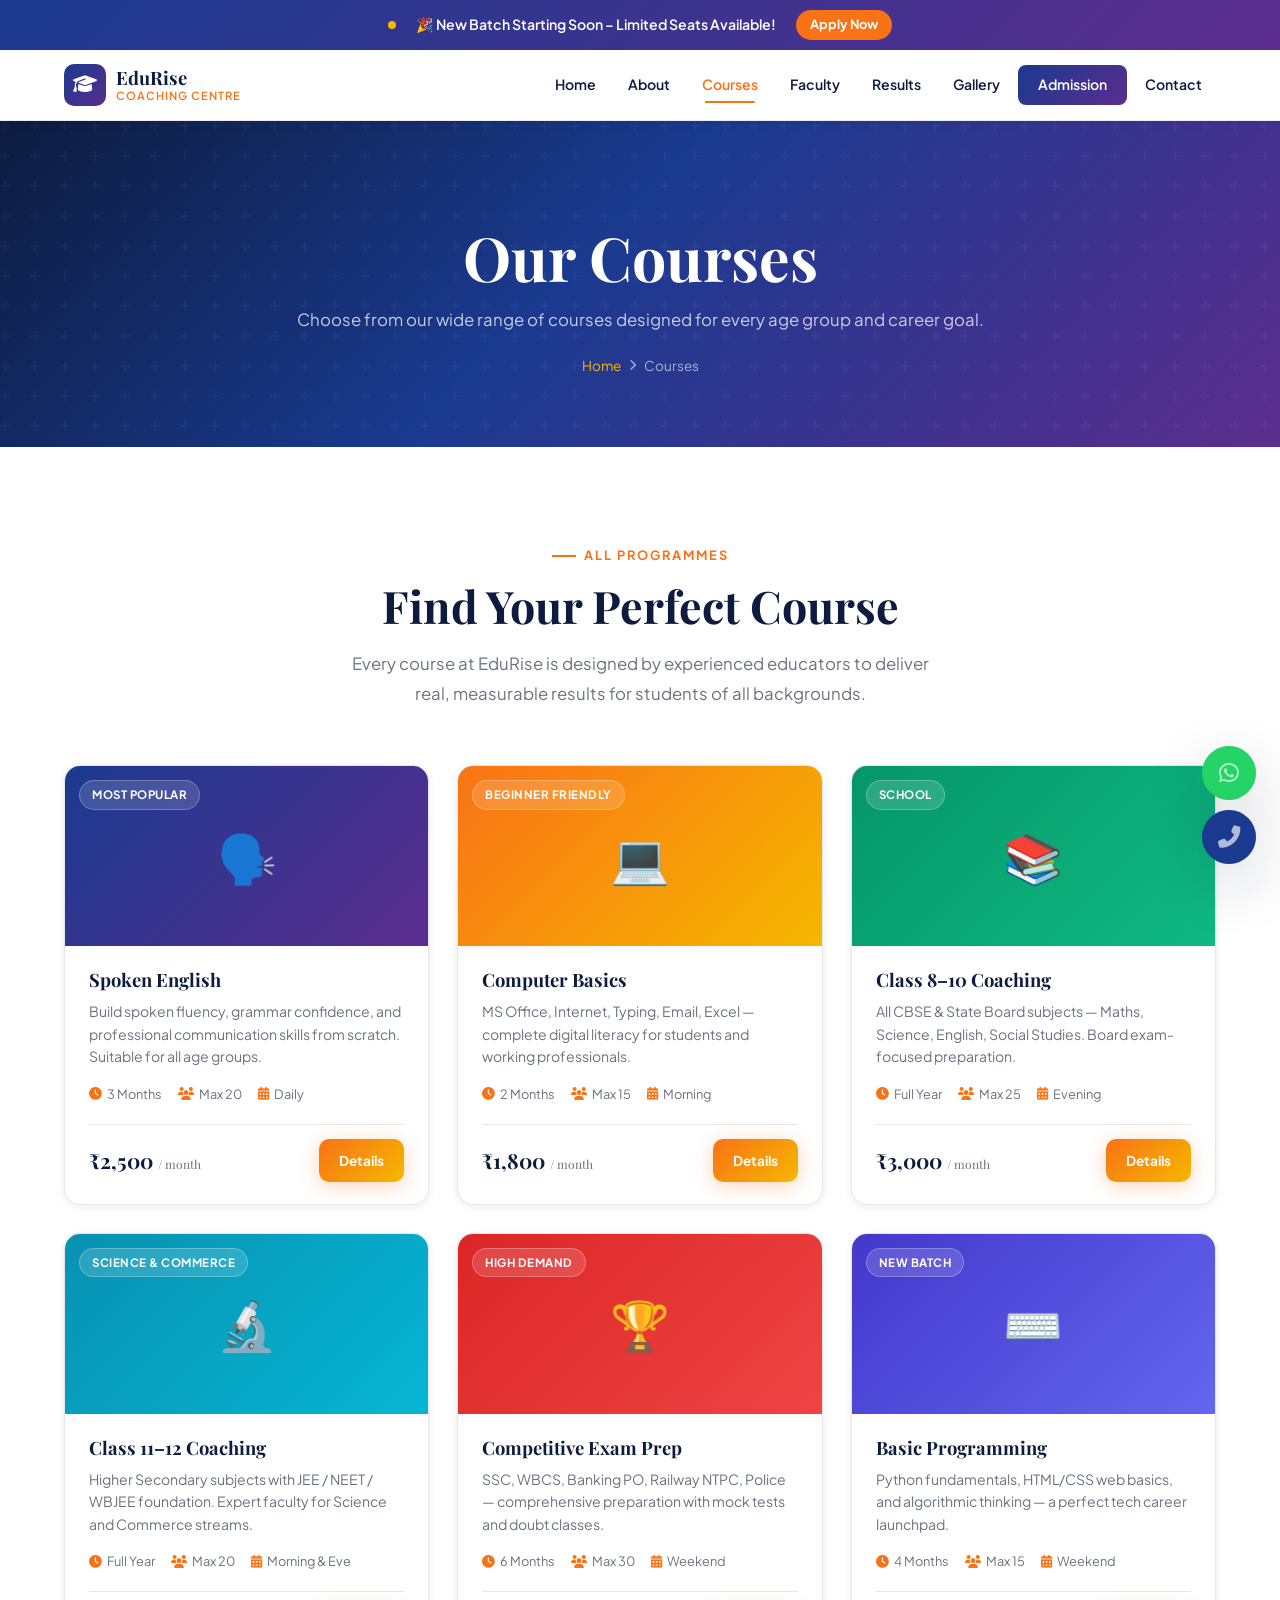
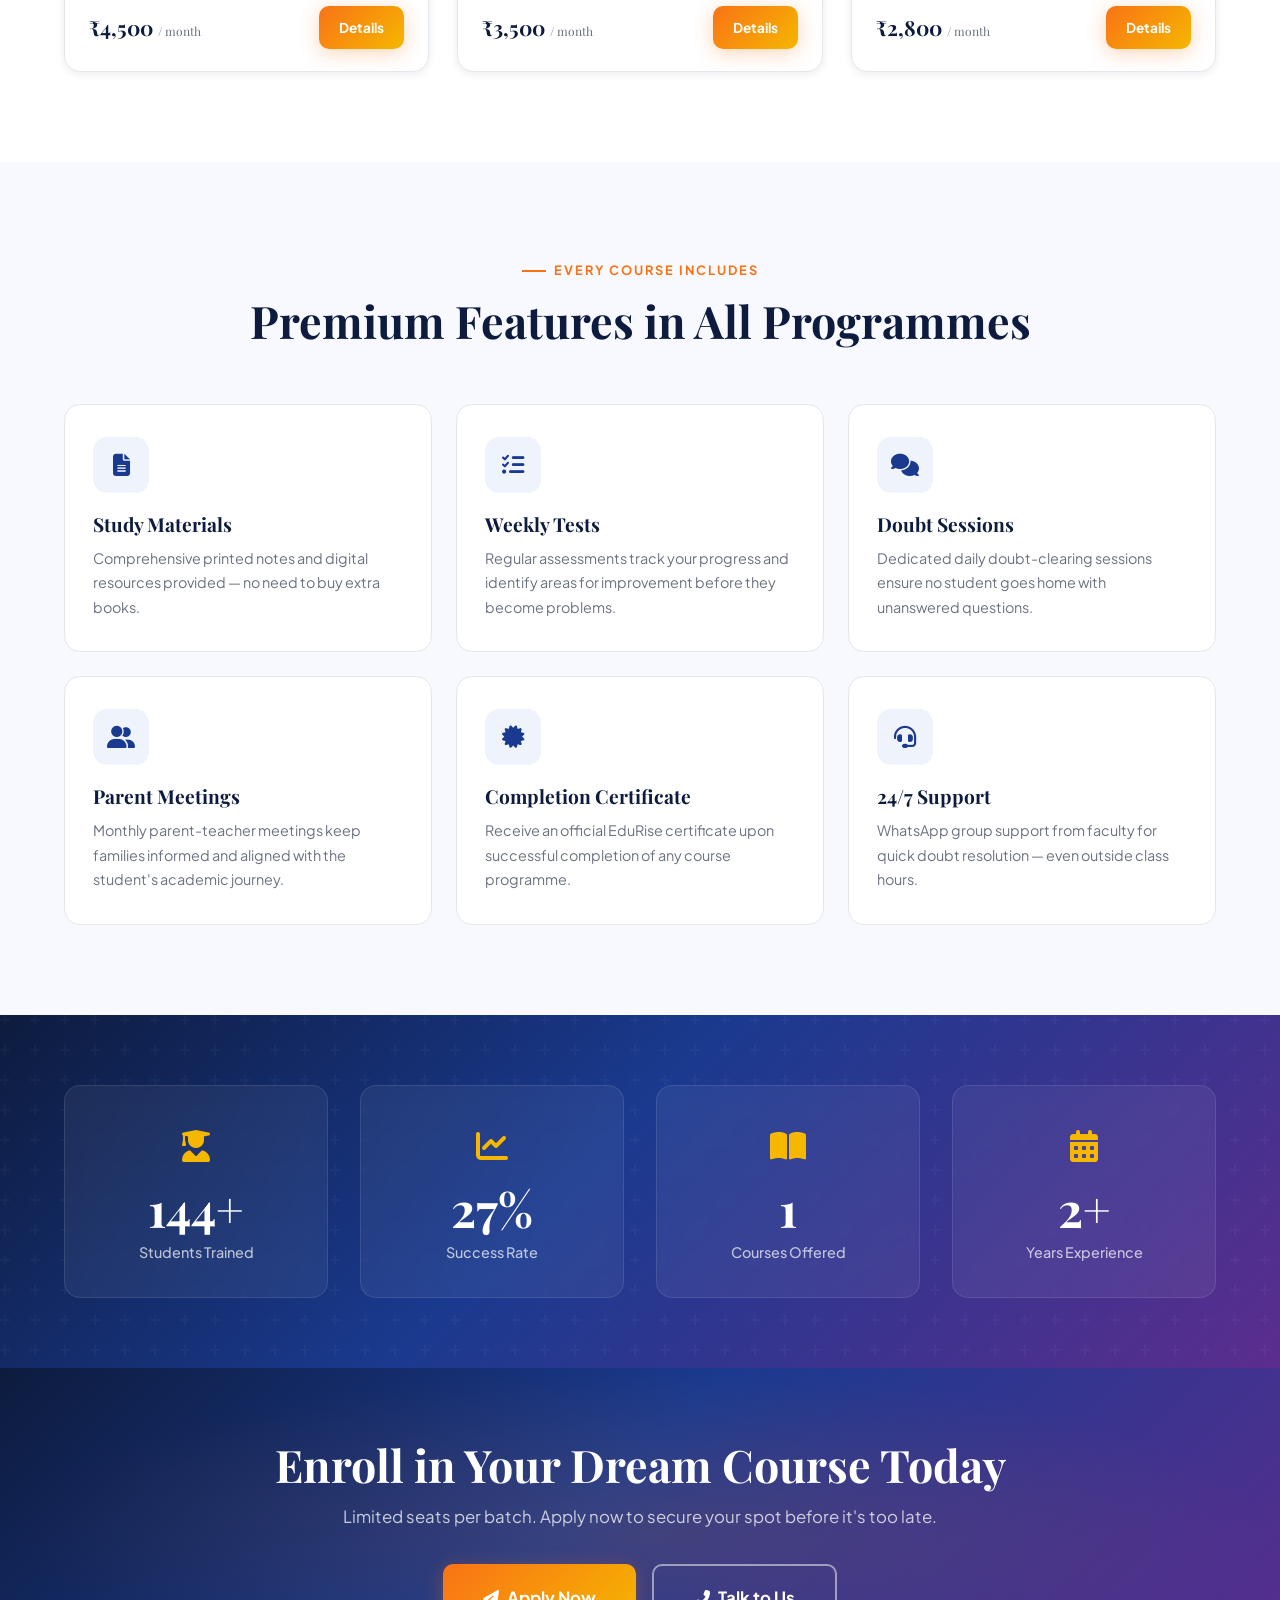
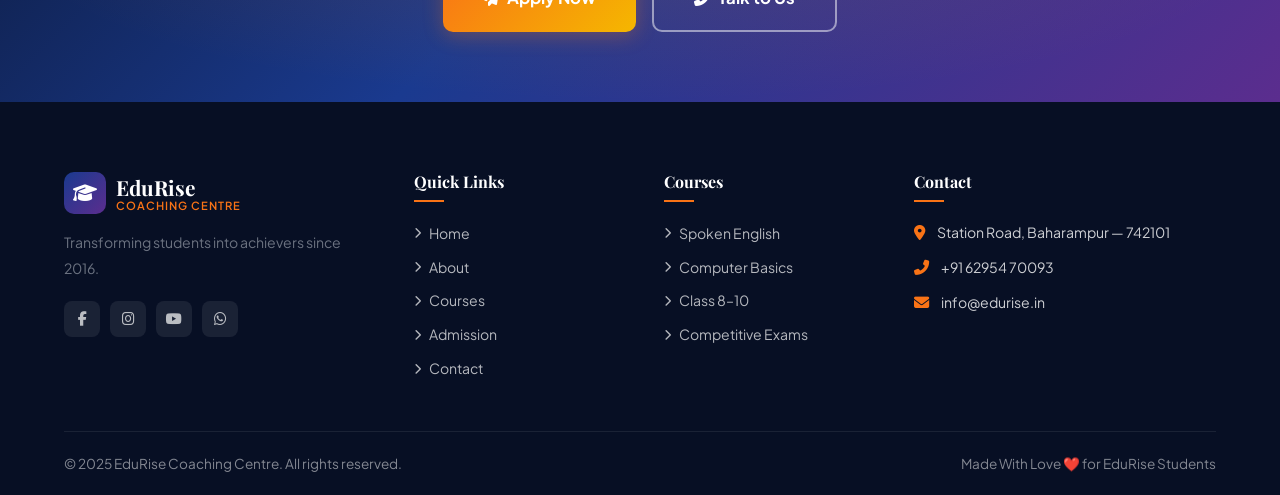
<file: courses.html>
<!DOCTYPE html>
<html lang="en">

<head>
  <meta charset="UTF-8" />
  <meta name="viewport" content="width=device-width, initial-scale=1.0" />
  <meta name="description"
    content="Explore all courses at EduRise – Spoken English, Computer Basics, School Coaching, Competitive Exam Preparation, and more." />
  <title>Courses | EduRise Coaching Centre</title>
  <link rel="stylesheet" href="css/style.css" />
  <link rel="stylesheet" href="https://cdnjs.cloudflare.com/ajax/libs/font-awesome/6.5.0/css/all.min.css" />
</head>

<body>
  <div class="announcement-bar">
    <span class="pulse-dot"></span>
    <span>🎉 New Batch Starting Soon – Limited Seats Available!</span>
    <a href="admission.html">Apply Now</a>
  </div>
  <nav class="navbar">
    <div class="container navbar-inner">
      <a href="index.html" class="nav-logo">
        <div class="logo-icon"><i class="fas fa-graduation-cap"></i></div>
        <div class="logo-text"><strong>EduRise</strong><span>Coaching Centre</span></div>
      </a>
      <div class="nav-links">
        <a href="index.html">Home</a><a href="about.html">About</a>
        <a href="courses.html" class="active">Courses</a><a href="faculty.html">Faculty</a>
        <a href="results.html">Results</a><a href="gallery.html">Gallery</a>
        <a href="admission.html" class="nav-cta">Admission</a><a href="contact.html">Contact</a>
      </div>
      <button class="hamburger"><span></span><span></span><span></span></button>
    </div>
  </nav>
  <div class="mobile-nav"><button class="close-btn"><i class="fas fa-times"></i></button>
    <a href="index.html">Home</a><a href="about.html">About</a><a href="courses.html">Courses</a>
    <a href="faculty.html">Faculty</a><a href="results.html">Results</a><a href="gallery.html">Gallery</a>
    <a href="admission.html">Admission</a><a href="contact.html">Contact</a>
  </div>

  <section class="page-hero">
    <div class="container">
      <h1>Our Courses</h1>
      <p>Choose from our wide range of courses designed for every age group and career goal.</p>
      <div class="breadcrumb"><a href="index.html">Home</a><i class="fas fa-chevron-right"></i><span>Courses</span>
      </div>
    </div>
  </section>

  <section class="section-pad">
    <div class="container">
      <div class="section-header center reveal">
        <p class="section-label">All Programmes</p>
        <h2 class="section-title">Find Your Perfect Course</h2>
        <p class="section-subtitle">Every course at EduRise is designed by experienced educators to deliver real,
          measurable results for students of all backgrounds.</p>
      </div>

      <!-- Course Cards — all 6 -->
      <div class="courses-grid">
        <div class="course-card reveal delay-1">
          <div class="course-thumb">
            <div class="course-thumb-bg blue">🗣️</div><span class="course-badge">Most Popular</span>
          </div>
          <div class="course-body">
            <h3>Spoken English</h3>
            <p>Build spoken fluency, grammar confidence, and professional communication skills from scratch. Suitable
              for all age groups.</p>
            <div class="course-meta">
              <span><i class="fas fa-clock"></i> 3 Months</span>
              <span><i class="fas fa-users"></i> Max 20</span>
              <span><i class="fas fa-calendar-alt"></i> Daily</span>
            </div>
            <div class="course-footer">
              <div class="course-price">₹2,500 <span>/ month</span></div>
              <a href="course-details.html" class="btn btn-primary btn-sm">Details</a>
            </div>
          </div>
        </div>

        <div class="course-card reveal delay-2">
          <div class="course-thumb">
            <div class="course-thumb-bg orange">💻</div><span class="course-badge">Beginner Friendly</span>
          </div>
          <div class="course-body">
            <h3>Computer Basics</h3>
            <p>MS Office, Internet, Typing, Email, Excel — complete digital literacy for students and working
              professionals.</p>
            <div class="course-meta">
              <span><i class="fas fa-clock"></i> 2 Months</span>
              <span><i class="fas fa-users"></i> Max 15</span>
              <span><i class="fas fa-calendar-alt"></i> Morning</span>
            </div>
            <div class="course-footer">
              <div class="course-price">₹1,800 <span>/ month</span></div>
              <a href="course-details.html" class="btn btn-primary btn-sm">Details</a>
            </div>
          </div>
        </div>

        <div class="course-card reveal delay-3">
          <div class="course-thumb">
            <div class="course-thumb-bg green">📚</div><span class="course-badge">School</span>
          </div>
          <div class="course-body">
            <h3>Class 8–10 Coaching</h3>
            <p>All CBSE & State Board subjects — Maths, Science, English, Social Studies. Board exam-focused
              preparation.</p>
            <div class="course-meta">
              <span><i class="fas fa-clock"></i> Full Year</span>
              <span><i class="fas fa-users"></i> Max 25</span>
              <span><i class="fas fa-calendar-alt"></i> Evening</span>
            </div>
            <div class="course-footer">
              <div class="course-price">₹3,000 <span>/ month</span></div>
              <a href="course-details.html" class="btn btn-primary btn-sm">Details</a>
            </div>
          </div>
        </div>

        <div class="course-card reveal delay-1">
          <div class="course-thumb">
            <div class="course-thumb-bg teal">🔬</div><span class="course-badge">Science & Commerce</span>
          </div>
          <div class="course-body">
            <h3>Class 11–12 Coaching</h3>
            <p>Higher Secondary subjects with JEE / NEET / WBJEE foundation. Expert faculty for Science and Commerce
              streams.</p>
            <div class="course-meta">
              <span><i class="fas fa-clock"></i> Full Year</span>
              <span><i class="fas fa-users"></i> Max 20</span>
              <span><i class="fas fa-calendar-alt"></i> Morning & Eve</span>
            </div>
            <div class="course-footer">
              <div class="course-price">₹4,500 <span>/ month</span></div>
              <a href="course-details.html" class="btn btn-primary btn-sm">Details</a>
            </div>
          </div>
        </div>

        <div class="course-card reveal delay-2">
          <div class="course-thumb">
            <div class="course-thumb-bg red">🏆</div><span class="course-badge">High Demand</span>
          </div>
          <div class="course-body">
            <h3>Competitive Exam Prep</h3>
            <p>SSC, WBCS, Banking PO, Railway NTPC, Police — comprehensive preparation with mock tests and doubt
              classes.</p>
            <div class="course-meta">
              <span><i class="fas fa-clock"></i> 6 Months</span>
              <span><i class="fas fa-users"></i> Max 30</span>
              <span><i class="fas fa-calendar-alt"></i> Weekend</span>
            </div>
            <div class="course-footer">
              <div class="course-price">₹3,500 <span>/ month</span></div>
              <a href="course-details.html" class="btn btn-primary btn-sm">Details</a>
            </div>
          </div>
        </div>

        <div class="course-card reveal delay-3">
          <div class="course-thumb">
            <div class="course-thumb-bg indigo">⌨️</div><span class="course-badge">New Batch</span>
          </div>
          <div class="course-body">
            <h3>Basic Programming</h3>
            <p>Python fundamentals, HTML/CSS web basics, and algorithmic thinking — a perfect tech career launchpad.</p>
            <div class="course-meta">
              <span><i class="fas fa-clock"></i> 4 Months</span>
              <span><i class="fas fa-users"></i> Max 15</span>
              <span><i class="fas fa-calendar-alt"></i> Weekend</span>
            </div>
            <div class="course-footer">
              <div class="course-price">₹2,800 <span>/ month</span></div>
              <a href="course-details.html" class="btn btn-primary btn-sm">Details</a>
            </div>
          </div>
        </div>
      </div>
    </div>
  </section>

  <!-- Why Enroll -->
  <section class="section-pad" style="background:var(--off-white);">
    <div class="container">
      <div class="section-header center reveal">
        <p class="section-label">Every Course Includes</p>
        <h2 class="section-title">Premium Features in All Programmes</h2>
      </div>
      <div class="why-grid">
        <div class="why-card reveal delay-1">
          <div class="why-icon"><i class="fas fa-file-alt"></i></div>
          <h4>Study Materials</h4>
          <p>Comprehensive printed notes and digital resources provided — no need to buy extra books.</p>
        </div>
        <div class="why-card reveal delay-2">
          <div class="why-icon"><i class="fas fa-tasks"></i></div>
          <h4>Weekly Tests</h4>
          <p>Regular assessments track your progress and identify areas for improvement before they become problems.</p>
        </div>
        <div class="why-card reveal delay-3">
          <div class="why-icon"><i class="fas fa-comments"></i></div>
          <h4>Doubt Sessions</h4>
          <p>Dedicated daily doubt-clearing sessions ensure no student goes home with unanswered questions.</p>
        </div>
        <div class="why-card reveal delay-1">
          <div class="why-icon"><i class="fas fa-user-friends"></i></div>
          <h4>Parent Meetings</h4>
          <p>Monthly parent-teacher meetings keep families informed and aligned with the student's academic journey.</p>
        </div>
        <div class="why-card reveal delay-2">
          <div class="why-icon"><i class="fas fa-certificate"></i></div>
          <h4>Completion Certificate</h4>
          <p>Receive an official EduRise certificate upon successful completion of any course programme.</p>
        </div>
        <div class="why-card reveal delay-3">
          <div class="why-icon"><i class="fas fa-headset"></i></div>
          <h4>24/7 Support</h4>
          <p>WhatsApp group support from faculty for quick doubt resolution — even outside class hours.</p>
        </div>
      </div>
    </div>
  </section>

  <section class="stats-section">
    <div class="container">
      <div class="stats-grid">
        <div class="stat-card reveal delay-1">
          <div class="stat-icon"><i class="fas fa-user-graduate"></i></div><span class="stat-num" data-count="500"
            data-suffix="+">0</span>
          <p class="stat-label">Students Trained</p>
        </div>
        <div class="stat-card reveal delay-2">
          <div class="stat-icon"><i class="fas fa-chart-line"></i></div><span class="stat-num" data-count="95"
            data-suffix="%">0</span>
          <p class="stat-label">Success Rate</p>
        </div>
        <div class="stat-card reveal delay-3">
          <div class="stat-icon"><i class="fas fa-book-open"></i></div><span class="stat-num" data-count="6"
            data-suffix="">0</span>
          <p class="stat-label">Courses Offered</p>
        </div>
        <div class="stat-card reveal delay-4">
          <div class="stat-icon"><i class="fas fa-calendar-alt"></i></div><span class="stat-num" data-count="8"
            data-suffix="+">0</span>
          <p class="stat-label">Years Experience</p>
        </div>
      </div>
    </div>
  </section>

  <section class="cta-banner">
    <div class="container">
      <h2>Enroll in Your Dream Course Today</h2>
      <p>Limited seats per batch. Apply now to secure your spot before it's too late.</p>
      <div class="cta-btns">
        <a href="admission.html" class="btn btn-primary btn-lg"><i class="fas fa-paper-plane"></i> Apply Now</a>
        <a href="contact.html" class="btn btn-outline btn-lg"><i class="fas fa-phone-alt"></i> Talk to Us</a>
      </div>
    </div>
  </section>

  <footer class="footer">
    <div class="container">
      <div class="footer-grid">
        <div class="footer-about">
          <div class="footer-logo nav-logo">
            <div class="logo-icon"><i class="fas fa-graduation-cap"></i></div>
            <div class="logo-text"><strong>EduRise</strong><span>Coaching Centre</span></div>
          </div>
          <p>Transforming students into achievers since 2016.</p>
          <div class="social-links"><a href="#" class="social-link"><i class="fab fa-facebook-f"></i></a><a href="#"
              class="social-link"><i class="fab fa-instagram"></i></a><a href="#" class="social-link"><i
                class="fab fa-youtube"></i></a><a href="#" class="social-link"><i class="fab fa-whatsapp"></i></a></div>
        </div>
        <div>
          <h4 class="footer-heading">Quick Links</h4>
          <div class="footer-links"><a href="index.html"><i class="fas fa-chevron-right"></i> Home</a><a
              href="about.html"><i class="fas fa-chevron-right"></i> About</a><a href="courses.html"><i
                class="fas fa-chevron-right"></i> Courses</a><a href="admission.html"><i
                class="fas fa-chevron-right"></i> Admission</a><a href="contact.html"><i
                class="fas fa-chevron-right"></i> Contact</a></div>
        </div>
        <div>
          <h4 class="footer-heading">Courses</h4>
          <div class="footer-links"><a href="course-details.html"><i class="fas fa-chevron-right"></i> Spoken
              English</a><a href="course-details.html"><i class="fas fa-chevron-right"></i> Computer Basics</a><a
              href="course-details.html"><i class="fas fa-chevron-right"></i> Class 8–10</a><a
              href="course-details.html"><i class="fas fa-chevron-right"></i> Competitive Exams</a></div>
        </div>
        <div>
          <h4 class="footer-heading">Contact</h4>
          <div class="footer-contact-item"><i class="fas fa-map-marker-alt"></i><span>Station Road, Baharampur —
              742101</span></div>
          <div class="footer-contact-item"><i class="fas fa-phone-alt"></i><span>+91 62954 70093</span></div>
          <div class="footer-contact-item"><i class="fas fa-envelope"></i><span>info@edurise.in</span></div>
        </div>
      </div>
      <div class="footer-bottom">
        <p>© 2025 EduRise Coaching Centre. All rights reserved.</p>
        <p>Made With Love <span class="heart">❤️</span> for EduRise Students</p>
      </div>
    </div>
  </footer>
  <a href="https://wa.me/916295470093" class="floating-whatsapp"><i class="fab fa-whatsapp"></i></a>
  <a href="tel:+916295470093" class="floating-call"><i class="fas fa-phone-alt"></i></a>
  <button class="scroll-top"><i class="fas fa-chevron-up"></i></button>
  <script src="js/script.js"></script>
</body>

</html>
</file>
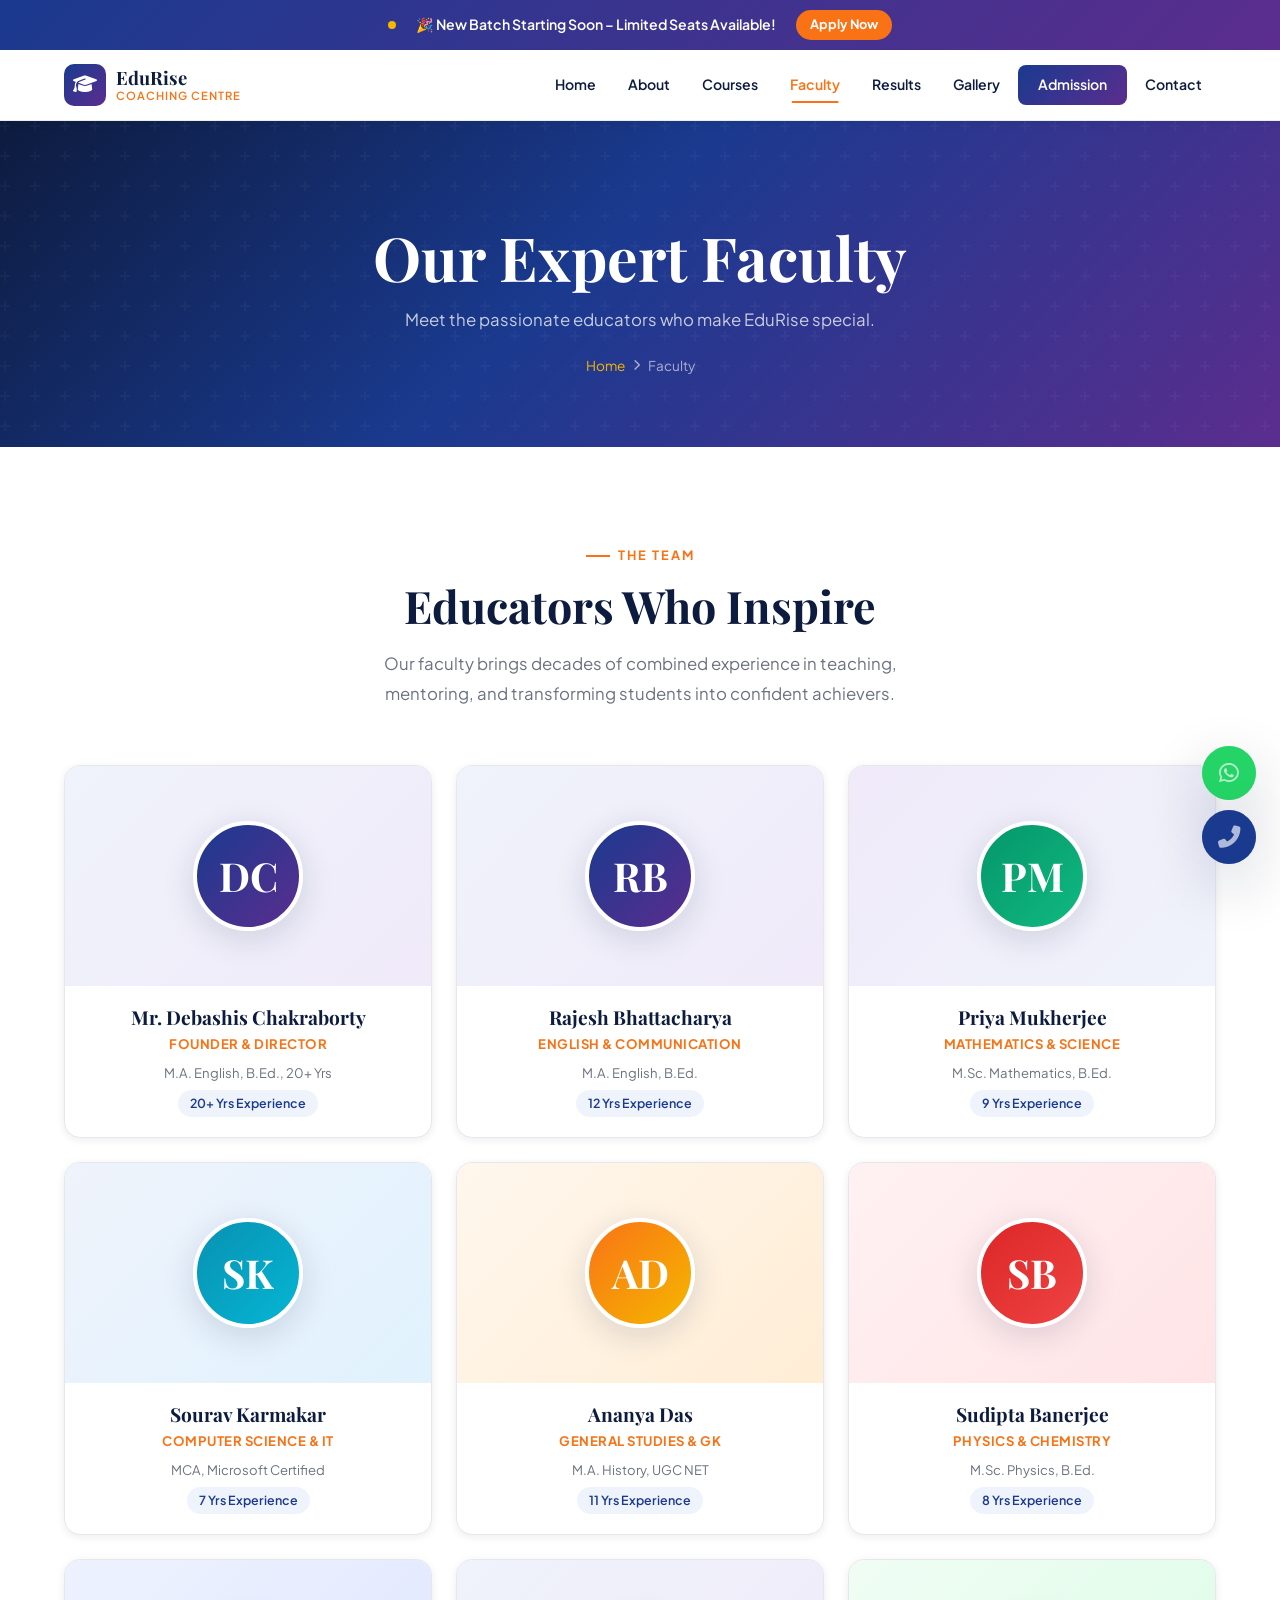
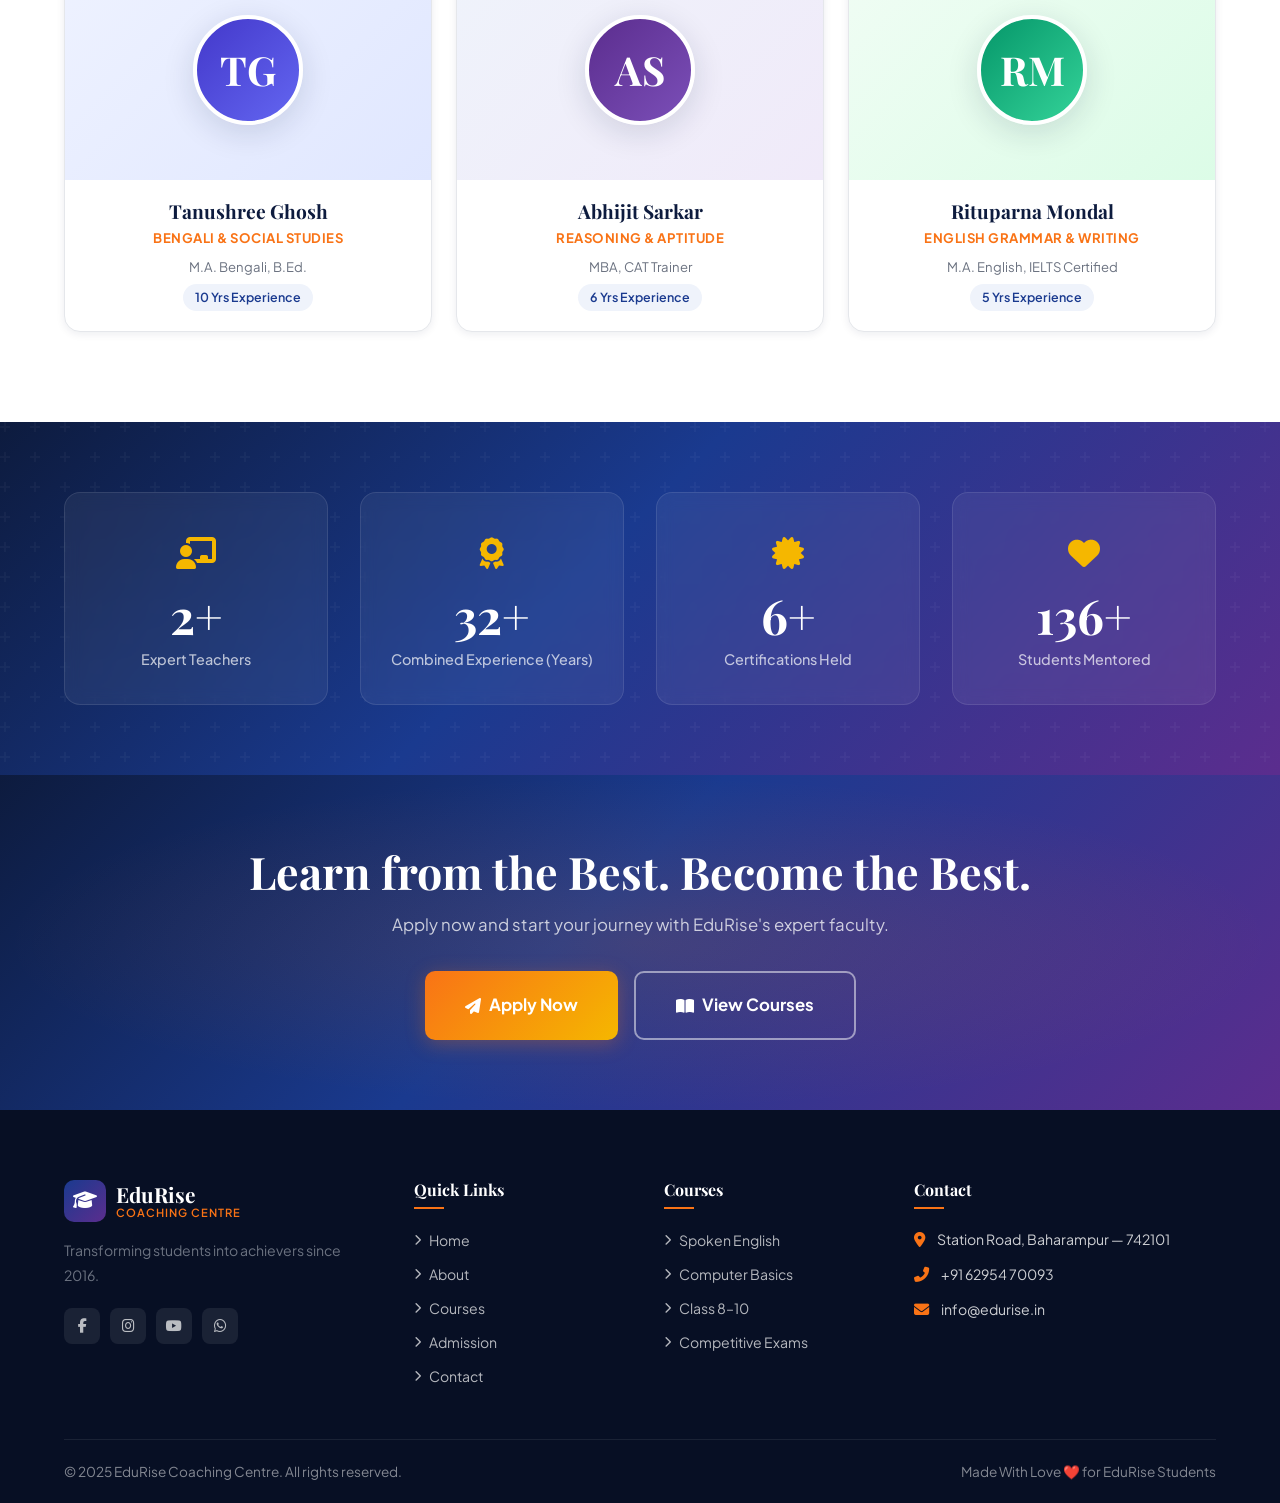
<file: faculty.html>
<!DOCTYPE html>
<html lang="en">

<head>
  <meta charset="UTF-8" />
  <meta name="viewport" content="width=device-width, initial-scale=1.0" />
  <meta name="description"
    content="Meet the expert faculty at EduRise Coaching Centre – experienced, passionate educators dedicated to student success." />
  <title>Our Faculty | EduRise Coaching Centre</title>
  <link rel="stylesheet" href="css/style.css" />
  <link rel="stylesheet" href="https://cdnjs.cloudflare.com/ajax/libs/font-awesome/6.5.0/css/all.min.css" />
</head>

<body>
  <div class="announcement-bar"><span class="pulse-dot"></span><span>🎉 New Batch Starting Soon – Limited Seats
      Available!</span><a href="admission.html">Apply Now</a></div>
  <nav class="navbar">
    <div class="container navbar-inner">
      <a href="index.html" class="nav-logo">
        <div class="logo-icon"><i class="fas fa-graduation-cap"></i></div>
        <div class="logo-text"><strong>EduRise</strong><span>Coaching Centre</span></div>
      </a>
      <div class="nav-links"><a href="index.html">Home</a><a href="about.html">About</a><a
          href="courses.html">Courses</a><a href="faculty.html" class="active">Faculty</a><a
          href="results.html">Results</a><a href="gallery.html">Gallery</a><a href="admission.html"
          class="nav-cta">Admission</a><a href="contact.html">Contact</a></div>
      <button class="hamburger"><span></span><span></span><span></span></button>
    </div>
  </nav>
  <div class="mobile-nav"><button class="close-btn"><i class="fas fa-times"></i></button><a href="index.html">Home</a><a
      href="about.html">About</a><a href="courses.html">Courses</a><a href="faculty.html">Faculty</a><a
      href="results.html">Results</a><a href="gallery.html">Gallery</a><a href="admission.html">Admission</a><a
      href="contact.html">Contact</a></div>

  <section class="page-hero">
    <div class="container">
      <h1>Our Expert Faculty</h1>
      <p>Meet the passionate educators who make EduRise special.</p>
      <div class="breadcrumb"><a href="index.html">Home</a><i class="fas fa-chevron-right"></i><span>Faculty</span>
      </div>
    </div>
  </section>

  <section class="section-pad">
    <div class="container">
      <div class="section-header center reveal">
        <p class="section-label">The Team</p>
        <h2 class="section-title">Educators Who Inspire</h2>
        <p class="section-subtitle">Our faculty brings decades of combined experience in teaching, mentoring, and
          transforming students into confident achievers.</p>
      </div>

      <div class="faculty-grid" style="grid-template-columns:repeat(3,1fr);">
        <div class="faculty-card reveal delay-1">
          <div class="faculty-photo">
            <div class="avatar">DC</div>
            <div class="faculty-overlay"><a href="#"><i class="fab fa-linkedin-in"></i></a><a href="#"><i
                  class="fas fa-envelope"></i></a></div>
          </div>
          <div class="faculty-body">
            <h4>Mr. Debashis Chakraborty</h4>
            <p class="subject">Founder & Director</p>
            <p class="qual">M.A. English, B.Ed., 20+ Yrs</p>
            <span class="exp">20+ Yrs Experience</span>
          </div>
        </div>
        <div class="faculty-card reveal delay-2">
          <div class="faculty-photo">
            <div class="avatar">RB</div>
            <div class="faculty-overlay"><a href="#"><i class="fab fa-linkedin-in"></i></a><a href="#"><i
                  class="fas fa-envelope"></i></a></div>
          </div>
          <div class="faculty-body">
            <h4>Rajesh Bhattacharya</h4>
            <p class="subject">English & Communication</p>
            <p class="qual">M.A. English, B.Ed.</p>
            <span class="exp">12 Yrs Experience</span>
          </div>
        </div>
        <div class="faculty-card reveal delay-3">
          <div class="faculty-photo" style="background:linear-gradient(135deg,#F0EAF9,#EFF3FB);">
            <div class="avatar" style="background:linear-gradient(135deg,#059669,#10B981);">PM</div>
            <div class="faculty-overlay"><a href="#"><i class="fab fa-linkedin-in"></i></a><a href="#"><i
                  class="fas fa-envelope"></i></a></div>
          </div>
          <div class="faculty-body">
            <h4>Priya Mukherjee</h4>
            <p class="subject">Mathematics & Science</p>
            <p class="qual">M.Sc. Mathematics, B.Ed.</p>
            <span class="exp">9 Yrs Experience</span>
          </div>
        </div>
        <div class="faculty-card reveal delay-1">
          <div class="faculty-photo" style="background:linear-gradient(135deg,#EFF3FB,#E0F2FE);">
            <div class="avatar" style="background:linear-gradient(135deg,#0891B2,#06B6D4);">SK</div>
            <div class="faculty-overlay"><a href="#"><i class="fab fa-linkedin-in"></i></a><a href="#"><i
                  class="fas fa-envelope"></i></a></div>
          </div>
          <div class="faculty-body">
            <h4>Sourav Karmakar</h4>
            <p class="subject">Computer Science & IT</p>
            <p class="qual">MCA, Microsoft Certified</p>
            <span class="exp">7 Yrs Experience</span>
          </div>
        </div>
        <div class="faculty-card reveal delay-2">
          <div class="faculty-photo" style="background:linear-gradient(135deg,#FFF7ED,#FFEDD5);">
            <div class="avatar" style="background:linear-gradient(135deg,#F97316,#F5B700);">AD</div>
            <div class="faculty-overlay"><a href="#"><i class="fab fa-linkedin-in"></i></a><a href="#"><i
                  class="fas fa-envelope"></i></a></div>
          </div>
          <div class="faculty-body">
            <h4>Ananya Das</h4>
            <p class="subject">General Studies & GK</p>
            <p class="qual">M.A. History, UGC NET</p>
            <span class="exp">11 Yrs Experience</span>
          </div>
        </div>
        <div class="faculty-card reveal delay-3">
          <div class="faculty-photo" style="background:linear-gradient(135deg,#FFF1F2,#FFE4E6);">
            <div class="avatar" style="background:linear-gradient(135deg,#DC2626,#EF4444);">SB</div>
            <div class="faculty-overlay"><a href="#"><i class="fab fa-linkedin-in"></i></a><a href="#"><i
                  class="fas fa-envelope"></i></a></div>
          </div>
          <div class="faculty-body">
            <h4>Sudipta Banerjee</h4>
            <p class="subject">Physics & Chemistry</p>
            <p class="qual">M.Sc. Physics, B.Ed.</p>
            <span class="exp">8 Yrs Experience</span>
          </div>
        </div>
        <div class="faculty-card reveal delay-1">
          <div class="faculty-photo" style="background:linear-gradient(135deg,#EEF2FF,#E0E7FF);">
            <div class="avatar" style="background:linear-gradient(135deg,#4338CA,#6366F1);">TG</div>
            <div class="faculty-overlay"><a href="#"><i class="fab fa-linkedin-in"></i></a><a href="#"><i
                  class="fas fa-envelope"></i></a></div>
          </div>
          <div class="faculty-body">
            <h4>Tanushree Ghosh</h4>
            <p class="subject">Bengali & Social Studies</p>
            <p class="qual">M.A. Bengali, B.Ed.</p>
            <span class="exp">10 Yrs Experience</span>
          </div>
        </div>
        <div class="faculty-card reveal delay-2">
          <div class="faculty-photo">
            <div class="avatar" style="background:linear-gradient(135deg,#5B2D8E,#7B4FB8);">AS</div>
            <div class="faculty-overlay"><a href="#"><i class="fab fa-linkedin-in"></i></a><a href="#"><i
                  class="fas fa-envelope"></i></a></div>
          </div>
          <div class="faculty-body">
            <h4>Abhijit Sarkar</h4>
            <p class="subject">Reasoning & Aptitude</p>
            <p class="qual">MBA, CAT Trainer</p>
            <span class="exp">6 Yrs Experience</span>
          </div>
        </div>
        <div class="faculty-card reveal delay-3">
          <div class="faculty-photo" style="background:linear-gradient(135deg,#F0FDF4,#DCFCE7);">
            <div class="avatar" style="background:linear-gradient(135deg,#059669,#34D399);">RM</div>
            <div class="faculty-overlay"><a href="#"><i class="fab fa-linkedin-in"></i></a><a href="#"><i
                  class="fas fa-envelope"></i></a></div>
          </div>
          <div class="faculty-body">
            <h4>Rituparna Mondal</h4>
            <p class="subject">English Grammar & Writing</p>
            <p class="qual">M.A. English, IELTS Certified</p>
            <span class="exp">5 Yrs Experience</span>
          </div>
        </div>
      </div>
    </div>
  </section>

  <!-- Faculty Stats -->
  <section class="stats-section">
    <div class="container">
      <div class="stats-grid">
        <div class="stat-card reveal delay-1">
          <div class="stat-icon"><i class="fas fa-chalkboard-teacher"></i></div><span class="stat-num" data-count="10"
            data-suffix="+">0</span>
          <p class="stat-label">Expert Teachers</p>
        </div>
        <div class="stat-card reveal delay-2">
          <div class="stat-icon"><i class="fas fa-award"></i></div><span class="stat-num" data-count="120"
            data-suffix="+">0</span>
          <p class="stat-label">Combined Experience (Years)</p>
        </div>
        <div class="stat-card reveal delay-3">
          <div class="stat-icon"><i class="fas fa-certificate"></i></div><span class="stat-num" data-count="25"
            data-suffix="+">0</span>
          <p class="stat-label">Certifications Held</p>
        </div>
        <div class="stat-card reveal delay-4">
          <div class="stat-icon"><i class="fas fa-heart"></i></div><span class="stat-num" data-count="500"
            data-suffix="+">0</span>
          <p class="stat-label">Students Mentored</p>
        </div>
      </div>
    </div>
  </section>

  <section class="cta-banner">
    <div class="container">
      <h2>Learn from the Best. Become the Best.</h2>
      <p>Apply now and start your journey with EduRise's expert faculty.</p>
      <div class="cta-btns">
        <a href="admission.html" class="btn btn-primary btn-lg"><i class="fas fa-paper-plane"></i> Apply Now</a>
        <a href="courses.html" class="btn btn-outline btn-lg"><i class="fas fa-book-open"></i> View Courses</a>
      </div>
    </div>
  </section>

  <footer class="footer">
    <div class="container">
      <div class="footer-grid">
        <div class="footer-about">
          <div class="footer-logo nav-logo">
            <div class="logo-icon"><i class="fas fa-graduation-cap"></i></div>
            <div class="logo-text"><strong>EduRise</strong><span>Coaching Centre</span></div>
          </div>
          <p>Transforming students into achievers since 2016.</p>
          <div class="social-links"><a href="#" class="social-link"><i class="fab fa-facebook-f"></i></a><a href="#"
              class="social-link"><i class="fab fa-instagram"></i></a><a href="#" class="social-link"><i
                class="fab fa-youtube"></i></a><a href="#" class="social-link"><i class="fab fa-whatsapp"></i></a></div>
        </div>
        <div>
          <h4 class="footer-heading">Quick Links</h4>
          <div class="footer-links"><a href="index.html"><i class="fas fa-chevron-right"></i> Home</a><a
              href="about.html"><i class="fas fa-chevron-right"></i> About</a><a href="courses.html"><i
                class="fas fa-chevron-right"></i> Courses</a><a href="admission.html"><i
                class="fas fa-chevron-right"></i> Admission</a><a href="contact.html"><i
                class="fas fa-chevron-right"></i> Contact</a></div>
        </div>
        <div>
          <h4 class="footer-heading">Courses</h4>
          <div class="footer-links"><a href="course-details.html"><i class="fas fa-chevron-right"></i> Spoken
              English</a><a href="course-details.html"><i class="fas fa-chevron-right"></i> Computer Basics</a><a
              href="course-details.html"><i class="fas fa-chevron-right"></i> Class 8–10</a><a
              href="course-details.html"><i class="fas fa-chevron-right"></i> Competitive Exams</a></div>
        </div>
        <div>
          <h4 class="footer-heading">Contact</h4>
          <div class="footer-contact-item"><i class="fas fa-map-marker-alt"></i><span>Station Road, Baharampur —
              742101</span></div>
          <div class="footer-contact-item"><i class="fas fa-phone-alt"></i><span>+91 62954 70093</span></div>
          <div class="footer-contact-item"><i class="fas fa-envelope"></i><span>info@edurise.in</span></div>
        </div>
      </div>
      <div class="footer-bottom">
        <p>© 2025 EduRise Coaching Centre. All rights reserved.</p>
        <p>Made With Love <span class="heart">❤️</span> for EduRise Students</p>
      </div>
    </div>
  </footer>
  <a href="https://wa.me/916295470093" class="floating-whatsapp"><i class="fab fa-whatsapp"></i></a>
  <a href="tel:+916295470093" class="floating-call"><i class="fas fa-phone-alt"></i></a>
  <button class="scroll-top"><i class="fas fa-chevron-up"></i></button>
  <script src="js/script.js"></script>
</body>

</html>
</file>
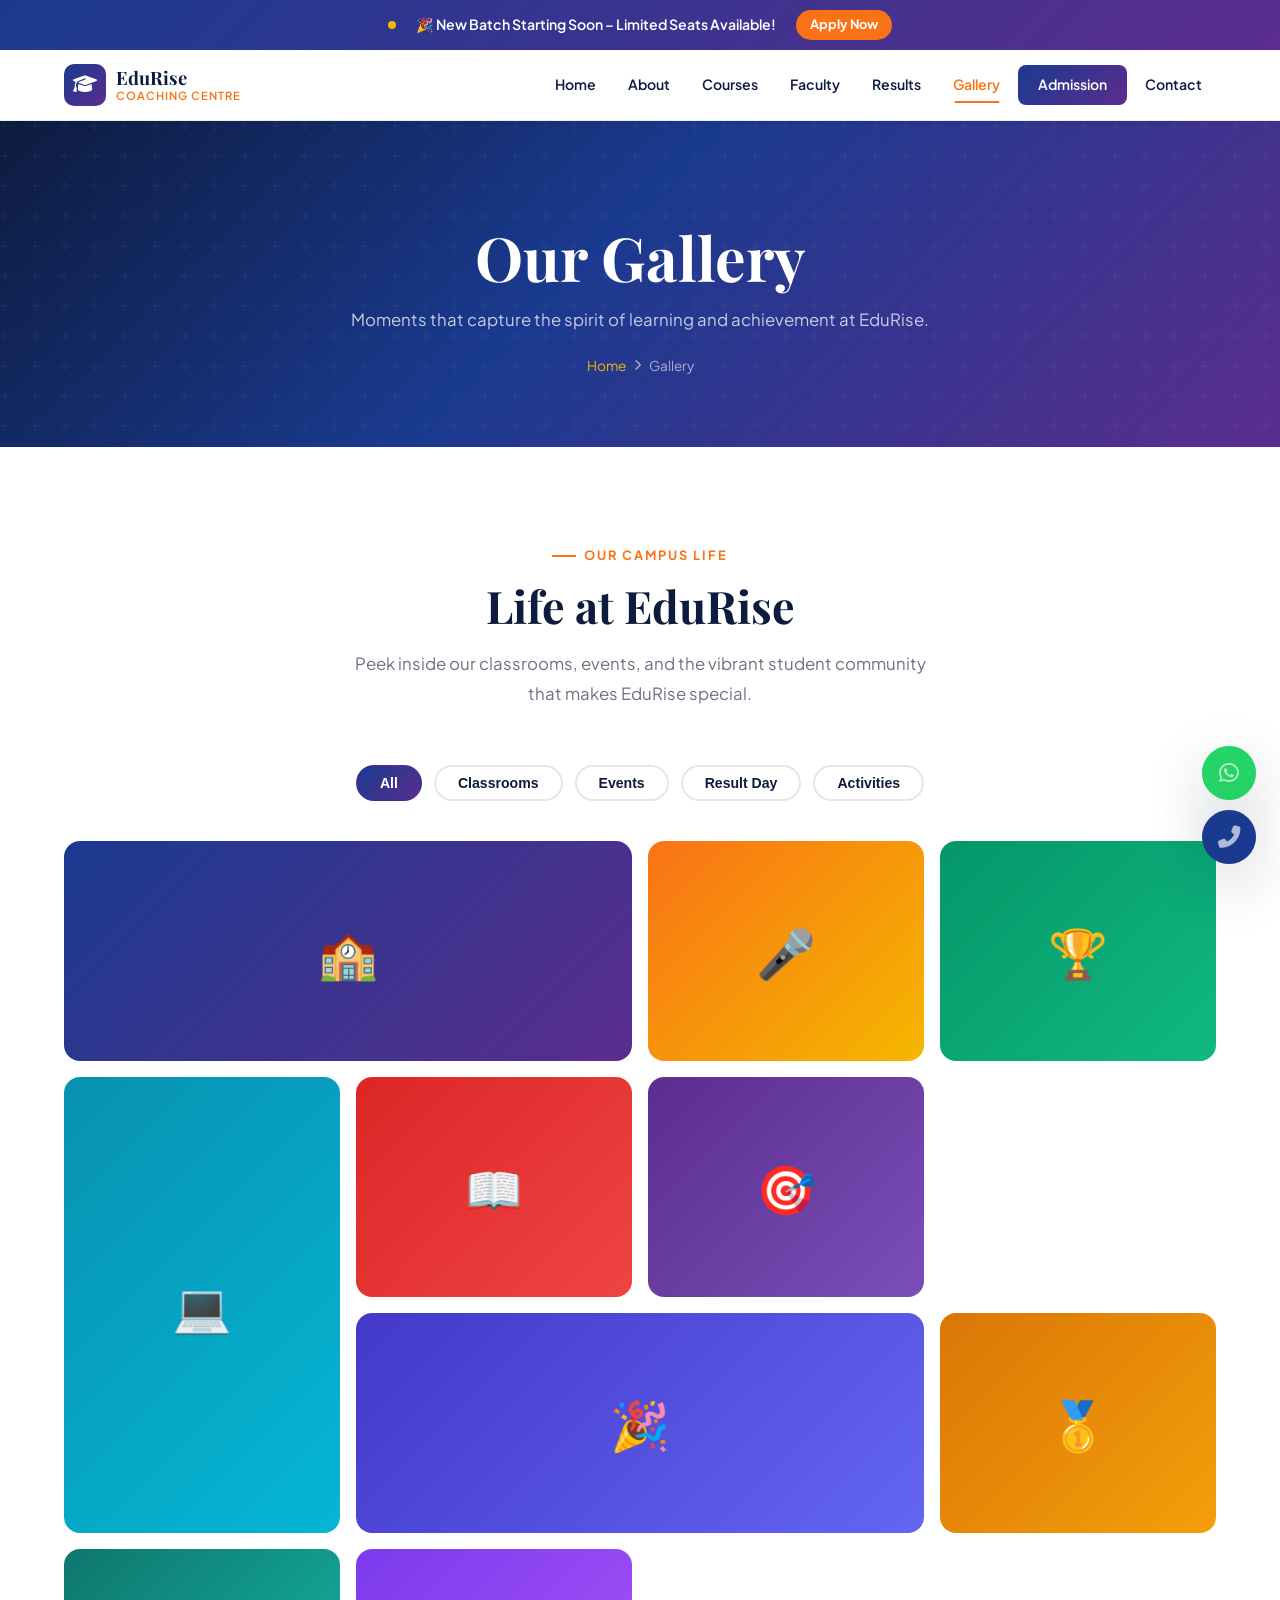
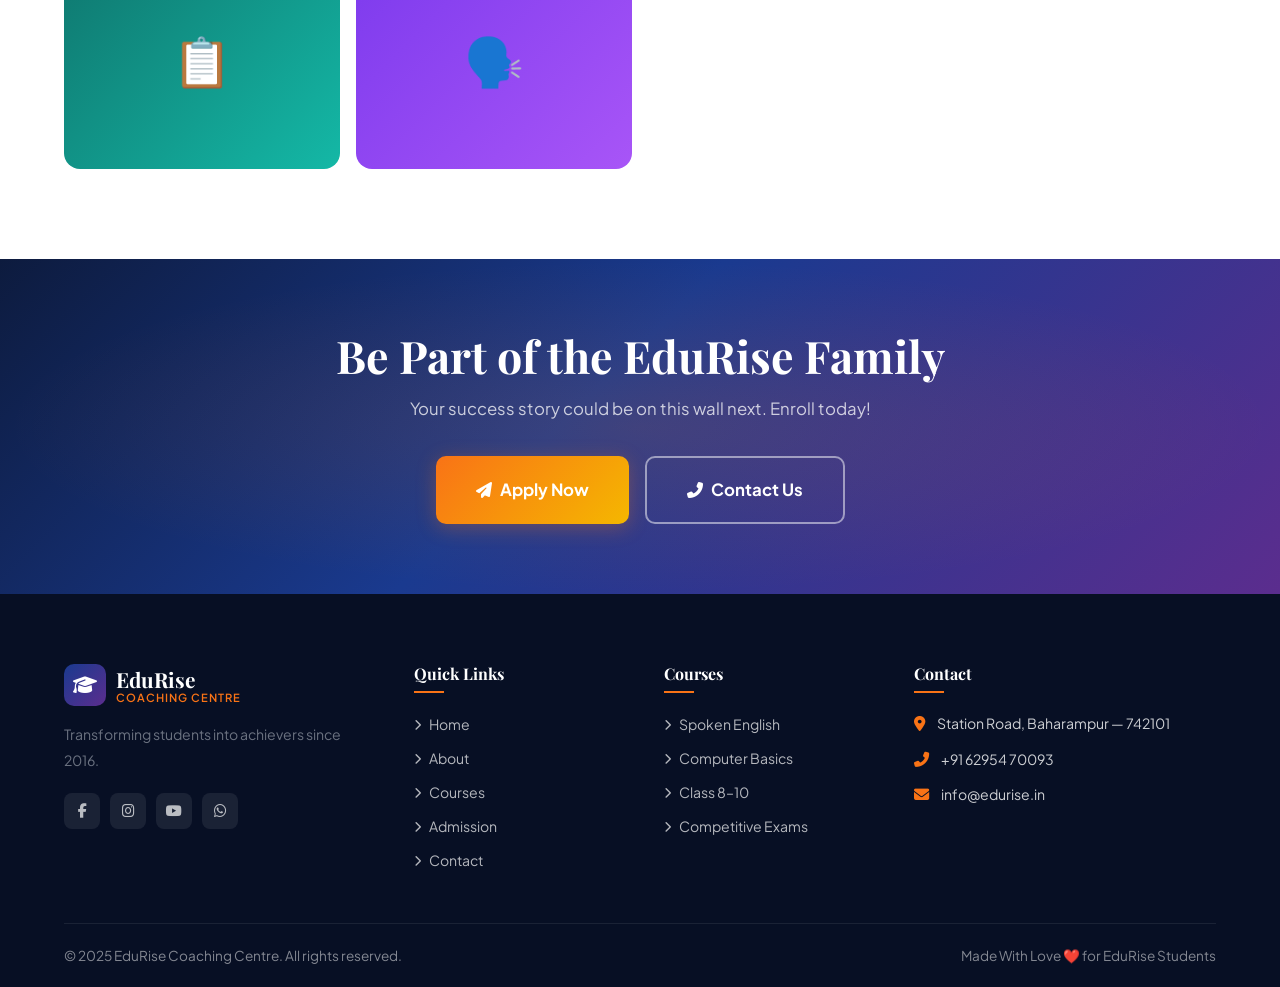
<file: gallery.html>
<!-- GALLERY.HTML -->
<!DOCTYPE html>
<html lang="en">

<head>
  <meta charset="UTF-8" />
  <meta name="viewport" content="width=device-width, initial-scale=1.0" />
  <meta name="description"
    content="EduRise Coaching Centre gallery – classrooms, events, seminars and student activities." />
  <title>Gallery | EduRise Coaching Centre</title>
  <link rel="stylesheet" href="css/style.css" />
  <link rel="stylesheet" href="https://cdnjs.cloudflare.com/ajax/libs/font-awesome/6.5.0/css/all.min.css" />
</head>

<body>
  <div class="announcement-bar"><span class="pulse-dot"></span><span>🎉 New Batch Starting Soon – Limited Seats
      Available!</span><a href="admission.html">Apply Now</a></div>
  <nav class="navbar">
    <div class="container navbar-inner">
      <a href="index.html" class="nav-logo">
        <div class="logo-icon"><i class="fas fa-graduation-cap"></i></div>
        <div class="logo-text"><strong>EduRise</strong><span>Coaching Centre</span></div>
      </a>
      <div class="nav-links"><a href="index.html">Home</a><a href="about.html">About</a><a
          href="courses.html">Courses</a><a href="faculty.html">Faculty</a><a href="results.html">Results</a><a
          href="gallery.html" class="active">Gallery</a><a href="admission.html" class="nav-cta">Admission</a><a
          href="contact.html">Contact</a></div>
      <button class="hamburger"><span></span><span></span><span></span></button>
    </div>
  </nav>
  <div class="mobile-nav"><button class="close-btn"><i class="fas fa-times"></i></button><a href="index.html">Home</a><a
      href="about.html">About</a><a href="courses.html">Courses</a><a href="faculty.html">Faculty</a><a
      href="results.html">Results</a><a href="gallery.html">Gallery</a><a href="admission.html">Admission</a><a
      href="contact.html">Contact</a></div>

  <section class="page-hero">
    <div class="container">
      <h1>Our Gallery</h1>
      <p>Moments that capture the spirit of learning and achievement at EduRise.</p>
      <div class="breadcrumb"><a href="index.html">Home</a><i class="fas fa-chevron-right"></i><span>Gallery</span>
      </div>
    </div>
  </section>

  <section class="section-pad">
    <div class="container">
      <div class="section-header center reveal">
        <p class="section-label">Our Campus Life</p>
        <h2 class="section-title">Life at EduRise</h2>
        <p class="section-subtitle">Peek inside our classrooms, events, and the vibrant student community that makes
          EduRise special.</p>
      </div>

      <div class="gallery-filter">
        <button class="filter-btn active" data-filter="all">All</button>
        <button class="filter-btn" data-filter="classroom">Classrooms</button>
        <button class="filter-btn" data-filter="events">Events</button>
        <button class="filter-btn" data-filter="results">Result Day</button>
        <button class="filter-btn" data-filter="activities">Activities</button>
      </div>

      <div class="gallery-grid reveal">
        <div class="gallery-item wide" data-cat="classroom">
          <div class="gallery-bg" style="background:linear-gradient(135deg,#1A3A8F,#5B2D8E);">🏫</div>
          <div class="gallery-overlay">
            <h4>Main Classroom</h4>
            <p>Our spacious, air-conditioned main classroom with smart board</p>
          </div>
        </div>
        <div class="gallery-item" data-cat="events">
          <div class="gallery-bg" style="background:linear-gradient(135deg,#F97316,#F5B700);">🎤</div>
          <div class="gallery-overlay">
            <h4>Annual Seminar 2024</h4>
            <p>Career guidance seminar with industry experts</p>
          </div>
        </div>
        <div class="gallery-item" data-cat="results">
          <div class="gallery-bg" style="background:linear-gradient(135deg,#059669,#10B981);">🏆</div>
          <div class="gallery-overlay">
            <h4>Result Celebration</h4>
            <p>Board result felicitation ceremony 2024</p>
          </div>
        </div>
        <div class="gallery-item tall" data-cat="classroom">
          <div class="gallery-bg" style="background:linear-gradient(135deg,#0891B2,#06B6D4);">💻</div>
          <div class="gallery-overlay">
            <h4>Computer Lab</h4>
            <p>20-seat state-of-the-art computer laboratory</p>
          </div>
        </div>
        <div class="gallery-item" data-cat="activities">
          <div class="gallery-bg" style="background:linear-gradient(135deg,#DC2626,#EF4444);">📖</div>
          <div class="gallery-overlay">
            <h4>Group Study Session</h4>
            <p>Students collaborating during a group study day</p>
          </div>
        </div>
        <div class="gallery-item" data-cat="activities">
          <div class="gallery-bg" style="background:linear-gradient(135deg,#5B2D8E,#7B4FB8);">🎯</div>
          <div class="gallery-overlay">
            <h4>Mock Test Day</h4>
            <p>Students focused during a competitive exam mock test</p>
          </div>
        </div>
        <div class="gallery-item wide" data-cat="events">
          <div class="gallery-bg" style="background:linear-gradient(135deg,#4338CA,#6366F1);">🎉</div>
          <div class="gallery-overlay">
            <h4>Annual Day 2024</h4>
            <p>EduRise Annual Celebration with students and parents</p>
          </div>
        </div>
        <div class="gallery-item" data-cat="results">
          <div class="gallery-bg" style="background:linear-gradient(135deg,#D97706,#F59E0B);">🥇</div>
          <div class="gallery-overlay">
            <h4>Topper Felicitation</h4>
            <p>Board toppers receiving their certificates and trophies</p>
          </div>
        </div>
        <div class="gallery-item" data-cat="classroom">
          <div class="gallery-bg" style="background:linear-gradient(135deg,#0F766E,#14B8A6);">📋</div>
          <div class="gallery-overlay">
            <h4>Library & Resources</h4>
            <p>Our student resource room with study materials</p>
          </div>
        </div>
        <div class="gallery-item" data-cat="activities">
          <div class="gallery-bg" style="background:linear-gradient(135deg,#7C3AED,#A855F7);">🗣️</div>
          <div class="gallery-overlay">
            <h4>Spoken English Practice</h4>
            <p>Students practising group discussions and presentations</p>
          </div>
        </div>
      </div>
    </div>
  </section>

  <section class="cta-banner">
    <div class="container">
      <h2>Be Part of the EduRise Family</h2>
      <p>Your success story could be on this wall next. Enroll today!</p>
      <div class="cta-btns"><a href="admission.html" class="btn btn-primary btn-lg"><i class="fas fa-paper-plane"></i>
          Apply Now</a><a href="contact.html" class="btn btn-outline btn-lg"><i class="fas fa-phone-alt"></i> Contact
          Us</a></div>
    </div>
  </section>

  <footer class="footer">
    <div class="container">
      <div class="footer-grid">
        <div class="footer-about">
          <div class="footer-logo nav-logo">
            <div class="logo-icon"><i class="fas fa-graduation-cap"></i></div>
            <div class="logo-text"><strong>EduRise</strong><span>Coaching Centre</span></div>
          </div>
          <p>Transforming students into achievers since 2016.</p>
          <div class="social-links"><a href="#" class="social-link"><i class="fab fa-facebook-f"></i></a><a href="#"
              class="social-link"><i class="fab fa-instagram"></i></a><a href="#" class="social-link"><i
                class="fab fa-youtube"></i></a><a href="#" class="social-link"><i class="fab fa-whatsapp"></i></a></div>
        </div>
        <div>
          <h4 class="footer-heading">Quick Links</h4>
          <div class="footer-links"><a href="index.html"><i class="fas fa-chevron-right"></i> Home</a><a
              href="about.html"><i class="fas fa-chevron-right"></i> About</a><a href="courses.html"><i
                class="fas fa-chevron-right"></i> Courses</a><a href="admission.html"><i
                class="fas fa-chevron-right"></i> Admission</a><a href="contact.html"><i
                class="fas fa-chevron-right"></i> Contact</a></div>
        </div>
        <div>
          <h4 class="footer-heading">Courses</h4>
          <div class="footer-links"><a href="course-details.html"><i class="fas fa-chevron-right"></i> Spoken
              English</a><a href="course-details.html"><i class="fas fa-chevron-right"></i> Computer Basics</a><a
              href="course-details.html"><i class="fas fa-chevron-right"></i> Class 8–10</a><a
              href="course-details.html"><i class="fas fa-chevron-right"></i> Competitive Exams</a></div>
        </div>
        <div>
          <h4 class="footer-heading">Contact</h4>
          <div class="footer-contact-item"><i class="fas fa-map-marker-alt"></i><span>Station Road, Baharampur —
              742101</span></div>
          <div class="footer-contact-item"><i class="fas fa-phone-alt"></i><span>+91 62954 70093</span></div>
          <div class="footer-contact-item"><i class="fas fa-envelope"></i><span>info@edurise.in</span></div>
        </div>
      </div>
      <div class="footer-bottom">
        <p>© 2025 EduRise Coaching Centre. All rights reserved.</p>
        <p>Made With Love <span class="heart">❤️</span> for EduRise Students</p>
      </div>
    </div>
  </footer>
  <a href="https://wa.me/916295470093" class="floating-whatsapp"><i class="fab fa-whatsapp"></i></a>
  <a href="tel:+916295470093" class="floating-call"><i class="fas fa-phone-alt"></i></a>
  <button class="scroll-top"><i class="fas fa-chevron-up"></i></button>
  <script src="js/script.js"></script>
</body>

</html>
</file>
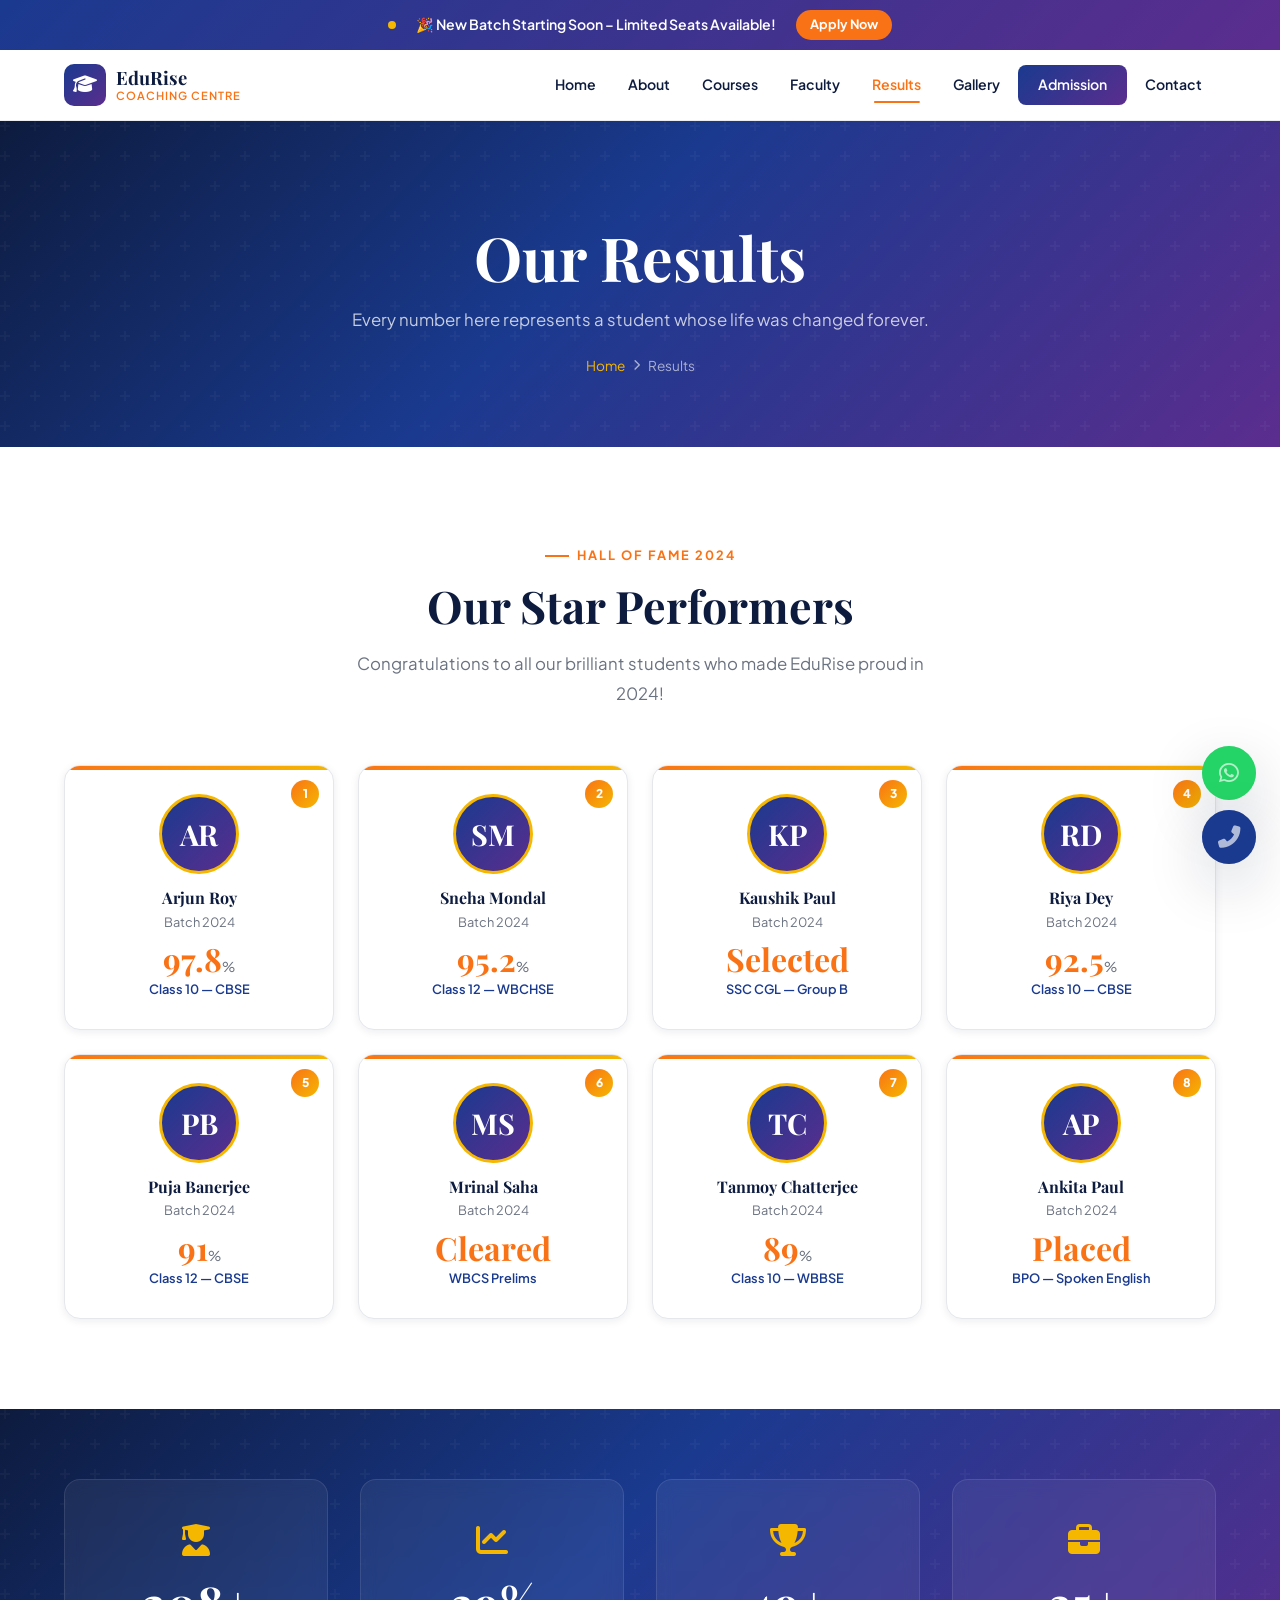
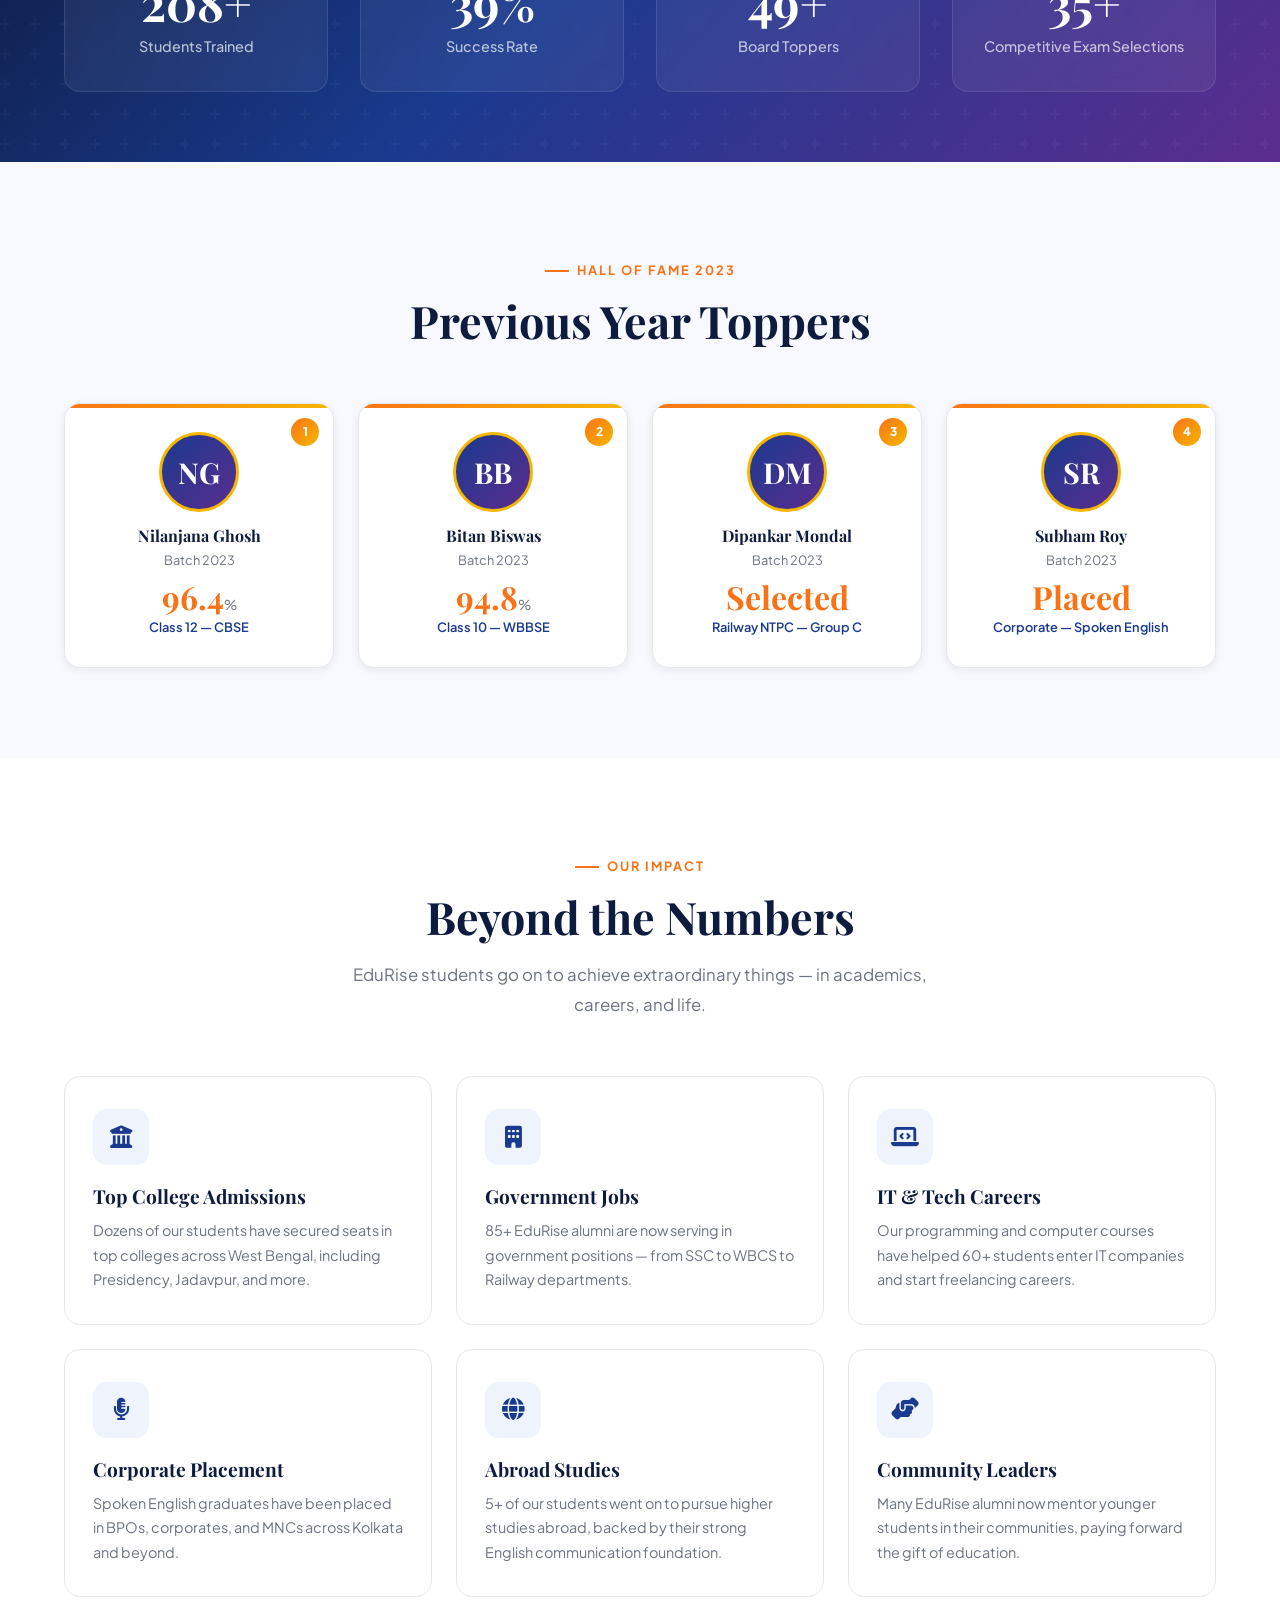
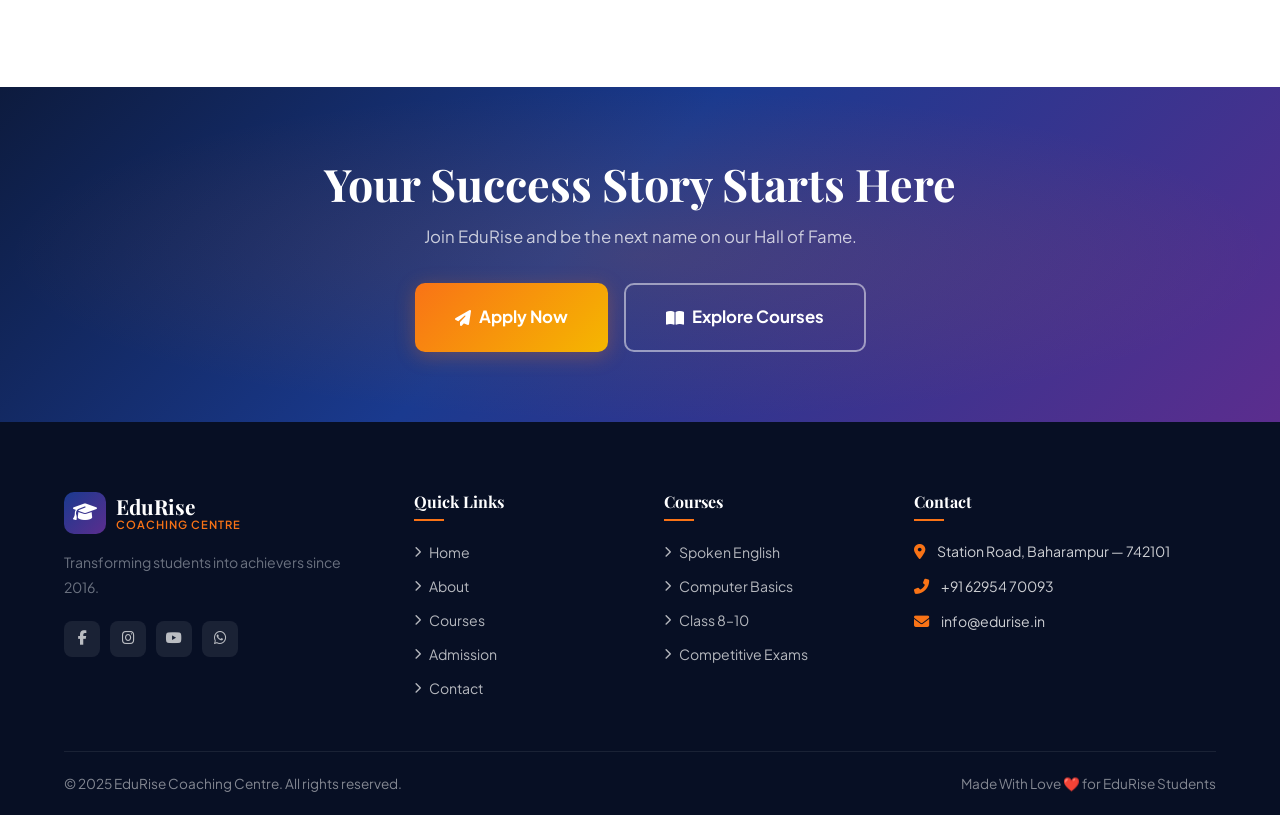
<file: results.html>
<!DOCTYPE html>
<html lang="en">

<head>
  <meta charset="UTF-8" />
  <meta name="viewport" content="width=device-width, initial-scale=1.0" />
  <meta name="description"
    content="EduRise student results – our toppers, success stories, and achievement statistics." />
  <title>Results | EduRise Coaching Centre</title>
  <link rel="stylesheet" href="css/style.css" />
  <link rel="stylesheet" href="https://cdnjs.cloudflare.com/ajax/libs/font-awesome/6.5.0/css/all.min.css" />
</head>

<body>
  <div class="announcement-bar"><span class="pulse-dot"></span><span>🎉 New Batch Starting Soon – Limited Seats
      Available!</span><a href="admission.html">Apply Now</a></div>
  <nav class="navbar">
    <div class="container navbar-inner">
      <a href="index.html" class="nav-logo">
        <div class="logo-icon"><i class="fas fa-graduation-cap"></i></div>
        <div class="logo-text"><strong>EduRise</strong><span>Coaching Centre</span></div>
      </a>
      <div class="nav-links"><a href="index.html">Home</a><a href="about.html">About</a><a
          href="courses.html">Courses</a><a href="faculty.html">Faculty</a><a href="results.html"
          class="active">Results</a><a href="gallery.html">Gallery</a><a href="admission.html"
          class="nav-cta">Admission</a><a href="contact.html">Contact</a></div>
      <button class="hamburger"><span></span><span></span><span></span></button>
    </div>
  </nav>
  <div class="mobile-nav"><button class="close-btn"><i class="fas fa-times"></i></button><a href="index.html">Home</a><a
      href="about.html">About</a><a href="courses.html">Courses</a><a href="faculty.html">Faculty</a><a
      href="results.html">Results</a><a href="gallery.html">Gallery</a><a href="admission.html">Admission</a><a
      href="contact.html">Contact</a></div>

  <section class="page-hero">
    <div class="container">
      <h1>Our Results</h1>
      <p>Every number here represents a student whose life was changed forever.</p>
      <div class="breadcrumb"><a href="index.html">Home</a><i class="fas fa-chevron-right"></i><span>Results</span>
      </div>
    </div>
  </section>

  <!-- Toppers 2024 -->
  <section class="section-pad">
    <div class="container">
      <div class="section-header center reveal">
        <p class="section-label">Hall of Fame 2024</p>
        <h2 class="section-title">Our Star Performers</h2>
        <p class="section-subtitle">Congratulations to all our brilliant students who made EduRise proud in 2024!</p>
      </div>
      <div class="toppers-grid">
        <div class="topper-card reveal delay-1">
          <div class="topper-rank">1</div>
          <div class="topper-avatar">AR</div>
          <h4>Arjun Roy</h4>
          <p class="batch">Batch 2024</p>
          <div class="topper-score">97.8<span>%</span></div>
          <p class="topper-exam">Class 10 — CBSE</p>
        </div>
        <div class="topper-card reveal delay-2">
          <div class="topper-rank">2</div>
          <div class="topper-avatar">SM</div>
          <h4>Sneha Mondal</h4>
          <p class="batch">Batch 2024</p>
          <div class="topper-score">95.2<span>%</span></div>
          <p class="topper-exam">Class 12 — WBCHSE</p>
        </div>
        <div class="topper-card reveal delay-3">
          <div class="topper-rank">3</div>
          <div class="topper-avatar">KP</div>
          <h4>Kaushik Paul</h4>
          <p class="batch">Batch 2024</p>
          <div class="topper-score">Selected</div>
          <p class="topper-exam">SSC CGL — Group B</p>
        </div>
        <div class="topper-card reveal delay-4">
          <div class="topper-rank">4</div>
          <div class="topper-avatar">RD</div>
          <h4>Riya Dey</h4>
          <p class="batch">Batch 2024</p>
          <div class="topper-score">92.5<span>%</span></div>
          <p class="topper-exam">Class 10 — CBSE</p>
        </div>
        <div class="topper-card reveal delay-1">
          <div class="topper-rank">5</div>
          <div class="topper-avatar">PB</div>
          <h4>Puja Banerjee</h4>
          <p class="batch">Batch 2024</p>
          <div class="topper-score">91<span>%</span></div>
          <p class="topper-exam">Class 12 — CBSE</p>
        </div>
        <div class="topper-card reveal delay-2">
          <div class="topper-rank">6</div>
          <div class="topper-avatar">MS</div>
          <h4>Mrinal Saha</h4>
          <p class="batch">Batch 2024</p>
          <div class="topper-score">Cleared</div>
          <p class="topper-exam">WBCS Prelims</p>
        </div>
        <div class="topper-card reveal delay-3">
          <div class="topper-rank">7</div>
          <div class="topper-avatar">TC</div>
          <h4>Tanmoy Chatterjee</h4>
          <p class="batch">Batch 2024</p>
          <div class="topper-score">89<span>%</span></div>
          <p class="topper-exam">Class 10 — WBBSE</p>
        </div>
        <div class="topper-card reveal delay-4">
          <div class="topper-rank">8</div>
          <div class="topper-avatar">AP</div>
          <h4>Ankita Paul</h4>
          <p class="batch">Batch 2024</p>
          <div class="topper-score">Placed</div>
          <p class="topper-exam">BPO — Spoken English</p>
        </div>
      </div>
    </div>
  </section>

  <!-- Success Statistics -->
  <section class="stats-section">
    <div class="container">
      <div class="stats-grid">
        <div class="stat-card reveal delay-1">
          <div class="stat-icon"><i class="fas fa-user-graduate"></i></div><span class="stat-num" data-count="500"
            data-suffix="+">0</span>
          <p class="stat-label">Students Trained</p>
        </div>
        <div class="stat-card reveal delay-2">
          <div class="stat-icon"><i class="fas fa-chart-line"></i></div><span class="stat-num" data-count="95"
            data-suffix="%">0</span>
          <p class="stat-label">Success Rate</p>
        </div>
        <div class="stat-card reveal delay-3">
          <div class="stat-icon"><i class="fas fa-trophy"></i></div><span class="stat-num" data-count="120"
            data-suffix="+">0</span>
          <p class="stat-label">Board Toppers</p>
        </div>
        <div class="stat-card reveal delay-4">
          <div class="stat-icon"><i class="fas fa-briefcase"></i></div><span class="stat-num" data-count="85"
            data-suffix="+">0</span>
          <p class="stat-label">Competitive Exam Selections</p>
        </div>
      </div>
    </div>
  </section>

  <!-- Previous Years -->
  <section class="section-pad" style="background:var(--off-white);">
    <div class="container">
      <div class="section-header center reveal">
        <p class="section-label">Hall of Fame 2023</p>
        <h2 class="section-title">Previous Year Toppers</h2>
      </div>
      <div class="toppers-grid">
        <div class="topper-card reveal delay-1">
          <div class="topper-rank">1</div>
          <div class="topper-avatar">NG</div>
          <h4>Nilanjana Ghosh</h4>
          <p class="batch">Batch 2023</p>
          <div class="topper-score">96.4<span>%</span></div>
          <p class="topper-exam">Class 12 — CBSE</p>
        </div>
        <div class="topper-card reveal delay-2">
          <div class="topper-rank">2</div>
          <div class="topper-avatar">BB</div>
          <h4>Bitan Biswas</h4>
          <p class="batch">Batch 2023</p>
          <div class="topper-score">94.8<span>%</span></div>
          <p class="topper-exam">Class 10 — WBBSE</p>
        </div>
        <div class="topper-card reveal delay-3">
          <div class="topper-rank">3</div>
          <div class="topper-avatar">DM</div>
          <h4>Dipankar Mondal</h4>
          <p class="batch">Batch 2023</p>
          <div class="topper-score">Selected</div>
          <p class="topper-exam">Railway NTPC — Group C</p>
        </div>
        <div class="topper-card reveal delay-4">
          <div class="topper-rank">4</div>
          <div class="topper-avatar">SR</div>
          <h4>Subham Roy</h4>
          <p class="batch">Batch 2023</p>
          <div class="topper-score">Placed</div>
          <p class="topper-exam">Corporate — Spoken English</p>
        </div>
      </div>
    </div>
  </section>

  <!-- Success Highlights -->
  <section class="section-pad">
    <div class="container">
      <div class="section-header center reveal">
        <p class="section-label">Our Impact</p>
        <h2 class="section-title">Beyond the Numbers</h2>
        <p class="section-subtitle">EduRise students go on to achieve extraordinary things — in academics, careers, and
          life.</p>
      </div>
      <div class="why-grid">
        <div class="why-card reveal delay-1">
          <div class="why-icon"><i class="fas fa-university"></i></div>
          <h4>Top College Admissions</h4>
          <p>Dozens of our students have secured seats in top colleges across West Bengal, including Presidency,
            Jadavpur, and more.</p>
        </div>
        <div class="why-card reveal delay-2">
          <div class="why-icon"><i class="fas fa-building"></i></div>
          <h4>Government Jobs</h4>
          <p>85+ EduRise alumni are now serving in government positions — from SSC to WBCS to Railway departments.</p>
        </div>
        <div class="why-card reveal delay-3">
          <div class="why-icon"><i class="fas fa-laptop-code"></i></div>
          <h4>IT & Tech Careers</h4>
          <p>Our programming and computer courses have helped 60+ students enter IT companies and start freelancing
            careers.</p>
        </div>
        <div class="why-card reveal delay-1">
          <div class="why-icon"><i class="fas fa-microphone-alt"></i></div>
          <h4>Corporate Placement</h4>
          <p>Spoken English graduates have been placed in BPOs, corporates, and MNCs across Kolkata and beyond.</p>
        </div>
        <div class="why-card reveal delay-2">
          <div class="why-icon"><i class="fas fa-globe"></i></div>
          <h4>Abroad Studies</h4>
          <p>5+ of our students went on to pursue higher studies abroad, backed by their strong English communication
            foundation.</p>
        </div>
        <div class="why-card reveal delay-3">
          <div class="why-icon"><i class="fas fa-hands-helping"></i></div>
          <h4>Community Leaders</h4>
          <p>Many EduRise alumni now mentor younger students in their communities, paying forward the gift of education.
          </p>
        </div>
      </div>
    </div>
  </section>

  <section class="cta-banner">
    <div class="container">
      <h2>Your Success Story Starts Here</h2>
      <p>Join EduRise and be the next name on our Hall of Fame.</p>
      <div class="cta-btns"><a href="admission.html" class="btn btn-primary btn-lg"><i class="fas fa-paper-plane"></i>
          Apply Now</a><a href="courses.html" class="btn btn-outline btn-lg"><i class="fas fa-book-open"></i> Explore
          Courses</a></div>
    </div>
  </section>

  <footer class="footer">
    <div class="container">
      <div class="footer-grid">
        <div class="footer-about">
          <div class="footer-logo nav-logo">
            <div class="logo-icon"><i class="fas fa-graduation-cap"></i></div>
            <div class="logo-text"><strong>EduRise</strong><span>Coaching Centre</span></div>
          </div>
          <p>Transforming students into achievers since 2016.</p>
          <div class="social-links"><a href="#" class="social-link"><i class="fab fa-facebook-f"></i></a><a href="#"
              class="social-link"><i class="fab fa-instagram"></i></a><a href="#" class="social-link"><i
                class="fab fa-youtube"></i></a><a href="#" class="social-link"><i class="fab fa-whatsapp"></i></a></div>
        </div>
        <div>
          <h4 class="footer-heading">Quick Links</h4>
          <div class="footer-links"><a href="index.html"><i class="fas fa-chevron-right"></i> Home</a><a
              href="about.html"><i class="fas fa-chevron-right"></i> About</a><a href="courses.html"><i
                class="fas fa-chevron-right"></i> Courses</a><a href="admission.html"><i
                class="fas fa-chevron-right"></i> Admission</a><a href="contact.html"><i
                class="fas fa-chevron-right"></i> Contact</a></div>
        </div>
        <div>
          <h4 class="footer-heading">Courses</h4>
          <div class="footer-links"><a href="course-details.html"><i class="fas fa-chevron-right"></i> Spoken
              English</a><a href="course-details.html"><i class="fas fa-chevron-right"></i> Computer Basics</a><a
              href="course-details.html"><i class="fas fa-chevron-right"></i> Class 8–10</a><a
              href="course-details.html"><i class="fas fa-chevron-right"></i> Competitive Exams</a></div>
        </div>
        <div>
          <h4 class="footer-heading">Contact</h4>
          <div class="footer-contact-item"><i class="fas fa-map-marker-alt"></i><span>Station Road, Baharampur —
              742101</span></div>
          <div class="footer-contact-item"><i class="fas fa-phone-alt"></i><span>+91 62954 70093</span></div>
          <div class="footer-contact-item"><i class="fas fa-envelope"></i><span>info@edurise.in</span></div>
        </div>
      </div>
      <div class="footer-bottom">
        <p>© 2025 EduRise Coaching Centre. All rights reserved.</p>
        <p>Made With Love <span class="heart">❤️</span> for EduRise Students</p>
      </div>
    </div>
  </footer>
  <a href="https://wa.me/916295470093" class="floating-whatsapp"><i class="fab fa-whatsapp"></i></a>
  <a href="tel:+916295470093" class="floating-call"><i class="fas fa-phone-alt"></i></a>
  <button class="scroll-top"><i class="fas fa-chevron-up"></i></button>
  <script src="js/script.js"></script>
</body>

</html>
</file>
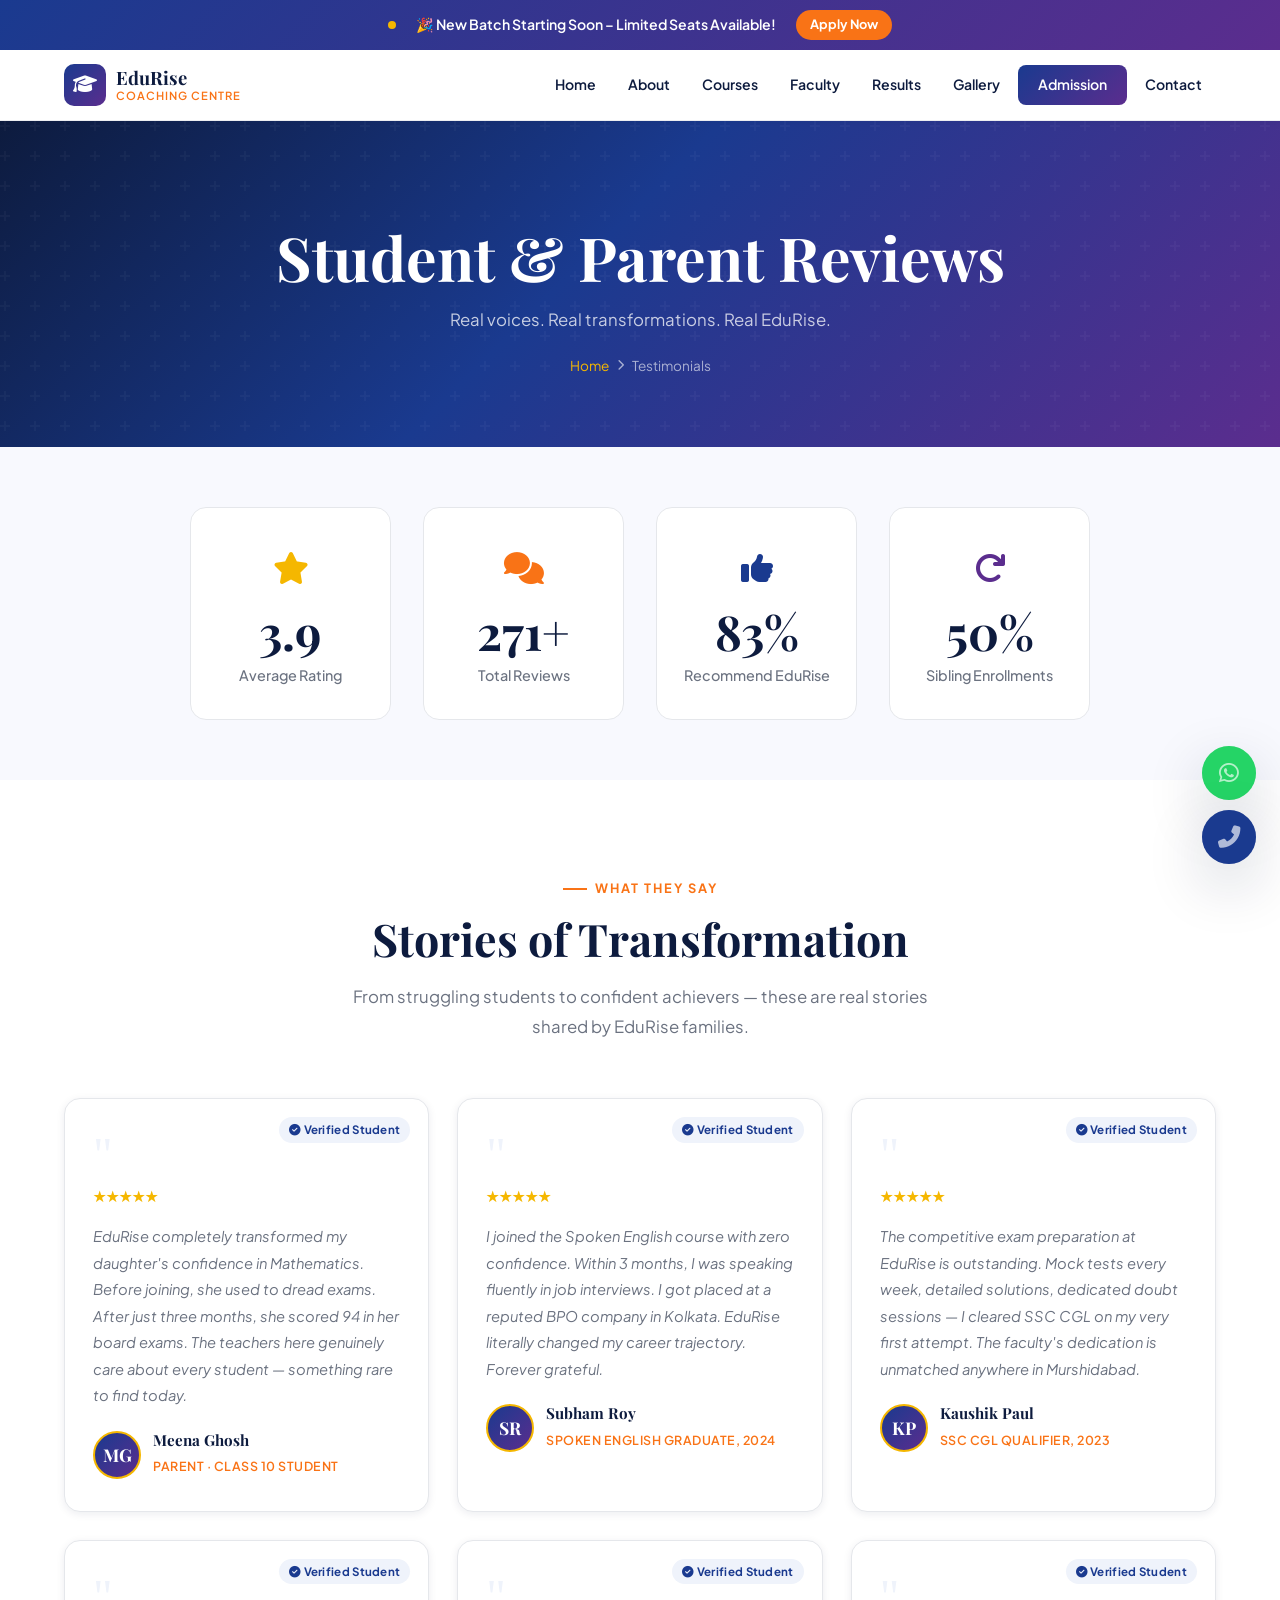
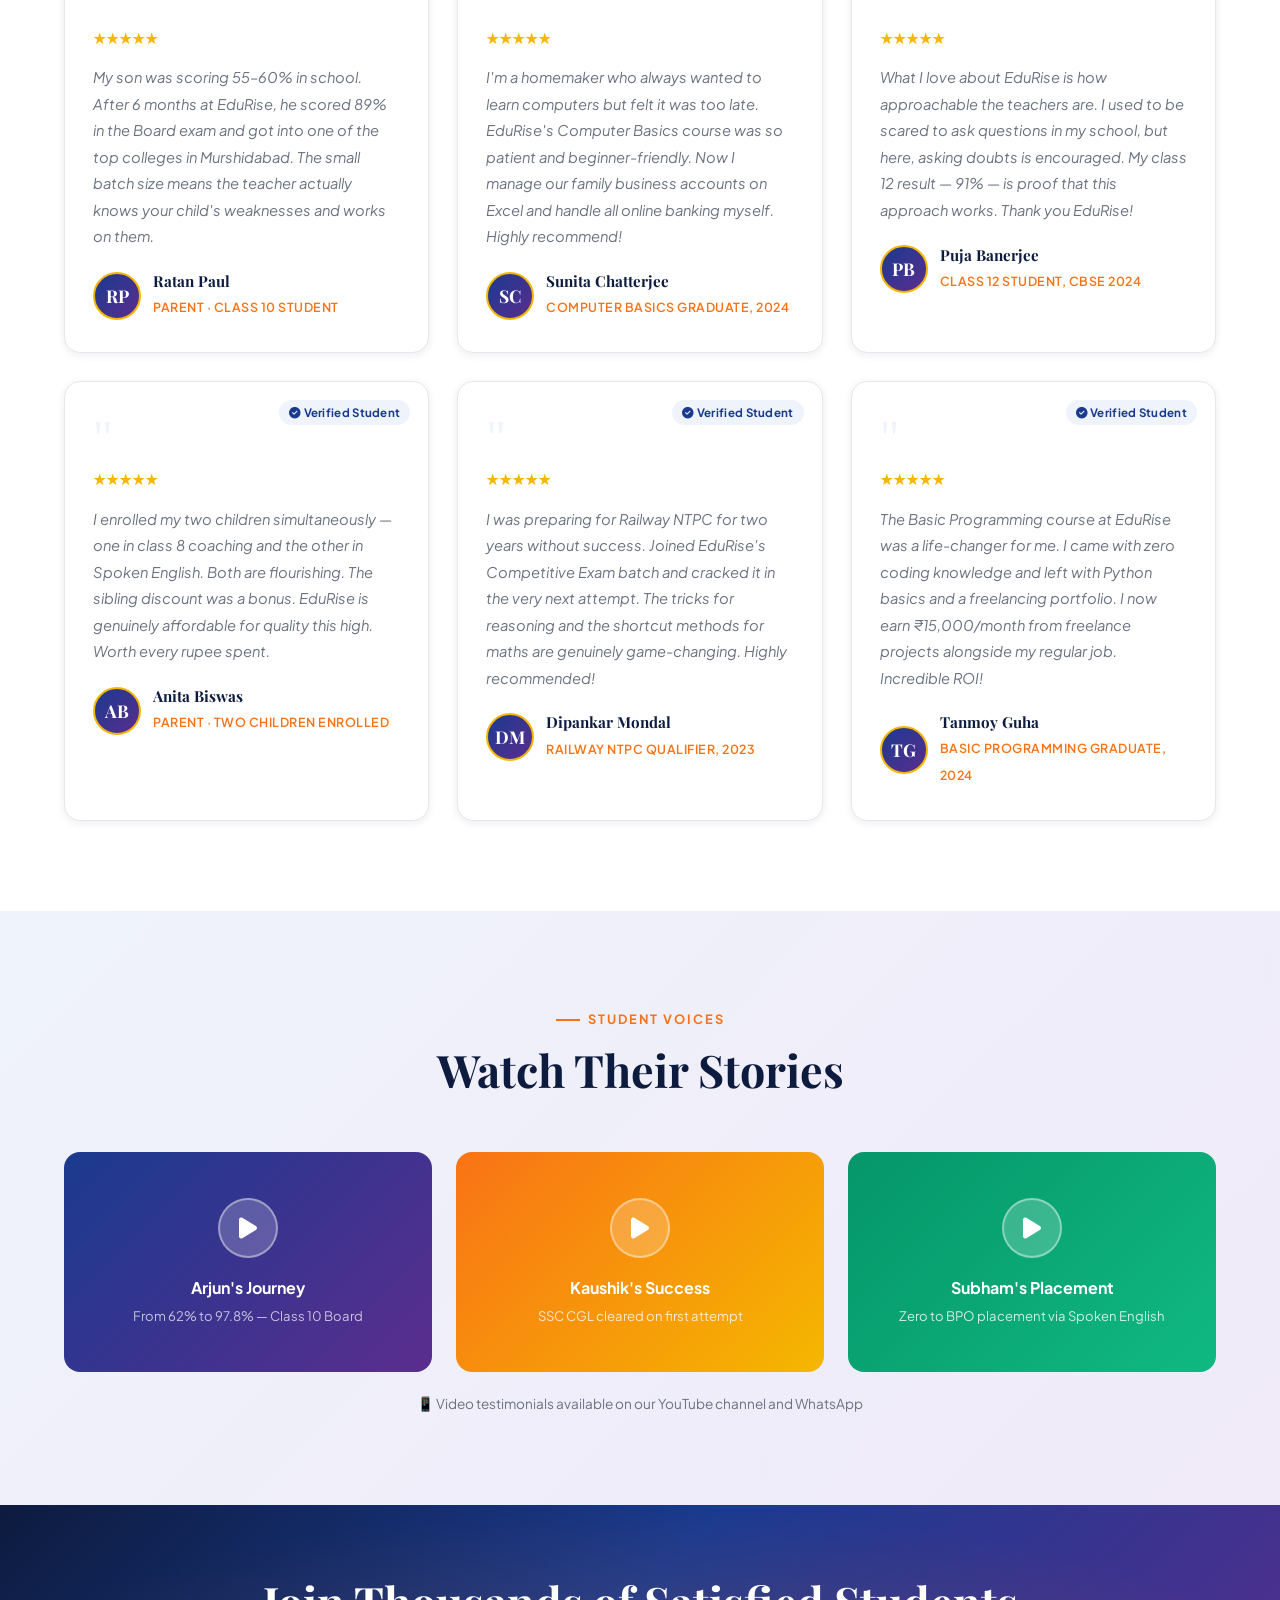
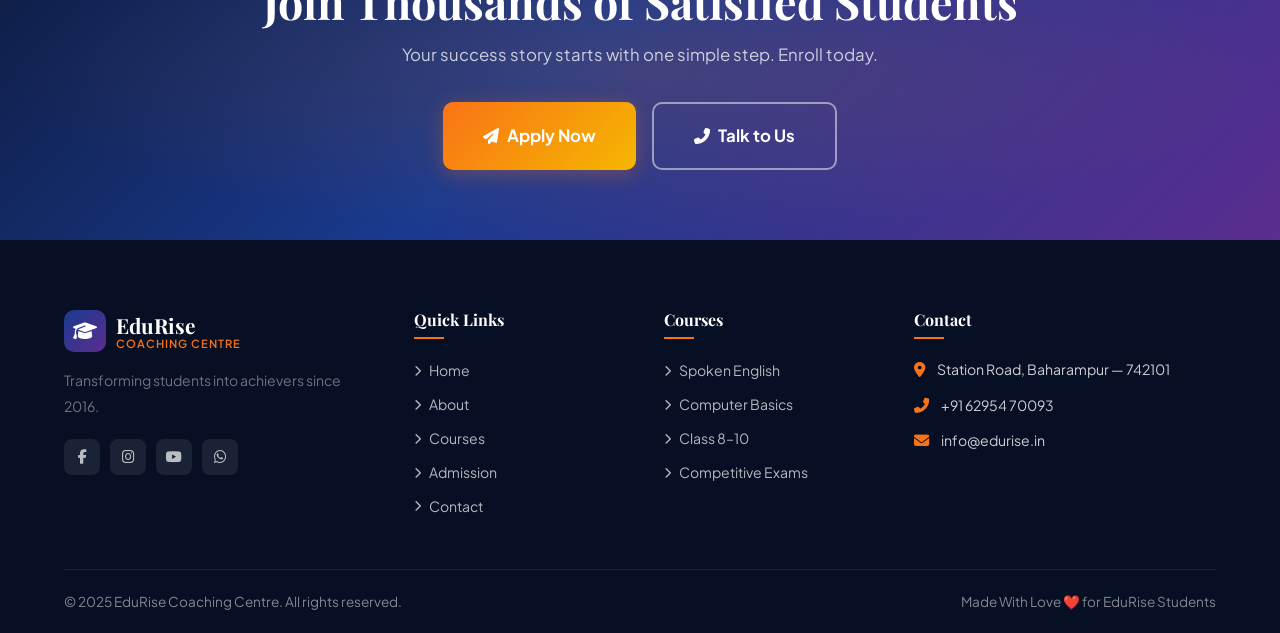
<file: testimonials.html>
<!DOCTYPE html>
<html lang="en">

<head>
  <meta charset="UTF-8" />
  <meta name="viewport" content="width=device-width, initial-scale=1.0" />
  <meta name="description"
    content="Read genuine reviews from EduRise students and parents – real experiences, real transformations." />
  <title>Testimonials | EduRise Coaching Centre</title>
  <link rel="stylesheet" href="css/style.css" />
  <link rel="stylesheet" href="https://cdnjs.cloudflare.com/ajax/libs/font-awesome/6.5.0/css/all.min.css" />
  <style>
    .testimonials-grid {
      display: grid;
      grid-template-columns: repeat(3, 1fr);
      gap: 28px;
    }

    .t-card {
      background: var(--white);
      border-radius: var(--radius-md);
      padding: 32px 28px;
      box-shadow: var(--shadow-sm);
      border: 1px solid var(--gray-light);
      transition: var(--transition);
      position: relative;
    }

    .t-card:hover {
      transform: translateY(-6px);
      box-shadow: var(--shadow-md);
      border-color: rgba(91, 45, 142, .2);
    }

    .t-card .quote {
      font-size: 3rem;
      color: var(--light-bg);
      font-family: Georgia, serif;
      line-height: 1;
      margin-bottom: 4px;
    }

    .t-card .stars {
      color: var(--gold);
      font-size: .95rem;
      margin-bottom: 14px;
    }

    .t-card .text {
      font-size: .92rem;
      line-height: 1.8;
      color: var(--text-muted);
      font-style: italic;
      margin-bottom: 22px;
    }

    .t-card .author {
      display: flex;
      gap: 12px;
      align-items: center;
    }

    .t-card .av {
      width: 48px;
      height: 48px;
      border-radius: 50%;
      background: var(--gradient-card);
      display: flex;
      align-items: center;
      justify-content: center;
      color: var(--white);
      font-family: var(--font-head);
      font-weight: 700;
      font-size: 1.1rem;
      border: 2px solid var(--gold);
      flex-shrink: 0;
    }

    .t-card .info h5 {
      color: var(--navy);
      margin-bottom: 2px;
      font-size: .95rem;
    }

    .t-card .info span {
      color: var(--orange);
      font-size: .78rem;
      font-weight: 600;
      text-transform: uppercase;
      letter-spacing: .5px;
    }

    .t-card .verified {
      position: absolute;
      top: 18px;
      right: 18px;
      background: var(--light-bg);
      color: var(--blue);
      font-size: .72rem;
      font-weight: 700;
      padding: 3px 10px;
      border-radius: 20px;
      letter-spacing: .3px;
    }

    @media(max-width:1024px) {
      .testimonials-grid {
        grid-template-columns: repeat(2, 1fr);
      }
    }

    @media(max-width:600px) {
      .testimonials-grid {
        grid-template-columns: 1fr;
      }
    }
  </style>
</head>

<body>
  <div class="announcement-bar"><span class="pulse-dot"></span><span>🎉 New Batch Starting Soon – Limited Seats
      Available!</span><a href="admission.html">Apply Now</a></div>
  <nav class="navbar">
    <div class="container navbar-inner">
      <a href="index.html" class="nav-logo">
        <div class="logo-icon"><i class="fas fa-graduation-cap"></i></div>
        <div class="logo-text"><strong>EduRise</strong><span>Coaching Centre</span></div>
      </a>
      <div class="nav-links"><a href="index.html">Home</a><a href="about.html">About</a><a
          href="courses.html">Courses</a><a href="faculty.html">Faculty</a><a href="results.html">Results</a><a
          href="gallery.html">Gallery</a><a href="admission.html" class="nav-cta">Admission</a><a
          href="contact.html">Contact</a></div>
      <button class="hamburger"><span></span><span></span><span></span></button>
    </div>
  </nav>
  <div class="mobile-nav"><button class="close-btn"><i class="fas fa-times"></i></button><a href="index.html">Home</a><a
      href="about.html">About</a><a href="courses.html">Courses</a><a href="faculty.html">Faculty</a><a
      href="results.html">Results</a><a href="gallery.html">Gallery</a><a href="admission.html">Admission</a><a
      href="contact.html">Contact</a></div>

  <section class="page-hero">
    <div class="container">
      <h1>Student & Parent Reviews</h1>
      <p>Real voices. Real transformations. Real EduRise.</p>
      <div class="breadcrumb"><a href="index.html">Home</a><i class="fas fa-chevron-right"></i><span>Testimonials</span>
      </div>
    </div>
  </section>

  <!-- Rating Summary -->
  <section class="section-pad-sm" style="background:var(--off-white);">
    <div class="container">
      <div class="stats-grid" style="max-width:900px;margin:0 auto;">
        <div class="stat-card reveal delay-1" style="background:var(--white);border:1px solid var(--gray-light);">
          <div class="stat-icon" style="color:var(--gold);"><i class="fas fa-star"></i></div>
          <span class="stat-num" style="color:var(--navy);" data-count="4" data-suffix=".9">0</span>
          <p class="stat-label" style="color:var(--text-muted);">Average Rating</p>
        </div>
        <div class="stat-card reveal delay-2" style="background:var(--white);border:1px solid var(--gray-light);">
          <div class="stat-icon" style="color:var(--orange);"><i class="fas fa-comments"></i></div>
          <span class="stat-num" style="color:var(--navy);" data-count="320" data-suffix="+">0</span>
          <p class="stat-label" style="color:var(--text-muted);">Total Reviews</p>
        </div>
        <div class="stat-card reveal delay-3" style="background:var(--white);border:1px solid var(--gray-light);">
          <div class="stat-icon" style="color:var(--blue);"><i class="fas fa-thumbs-up"></i></div>
          <span class="stat-num" style="color:var(--navy);" data-count="98" data-suffix="%">0</span>
          <p class="stat-label" style="color:var(--text-muted);">Recommend EduRise</p>
        </div>
        <div class="stat-card reveal delay-4" style="background:var(--white);border:1px solid var(--gray-light);">
          <div class="stat-icon" style="color:var(--purple);"><i class="fas fa-redo"></i></div>
          <span class="stat-num" style="color:var(--navy);" data-count="60" data-suffix="%">0</span>
          <p class="stat-label" style="color:var(--text-muted);">Sibling Enrollments</p>
        </div>
      </div>
    </div>
  </section>

  <!-- All Testimonials -->
  <section class="section-pad">
    <div class="container">
      <div class="section-header center reveal">
        <p class="section-label">What They Say</p>
        <h2 class="section-title">Stories of Transformation</h2>
        <p class="section-subtitle">From struggling students to confident achievers — these are real stories shared by
          EduRise families.</p>
      </div>

      <div class="testimonials-grid">

        <div class="t-card reveal delay-1">
          <span class="verified"><i class="fas fa-check-circle"></i> Verified Student</span>
          <div class="quote">"</div>
          <div class="stars">★★★★★</div>
          <p class="text">EduRise completely transformed my daughter's confidence in Mathematics. Before joining, she
            used to dread exams. After just three months, she scored 94 in her board exams. The teachers here genuinely
            care about every student — something rare to find today.</p>
          <div class="author">
            <div class="av">MG</div>
            <div class="info">
              <h5>Meena Ghosh</h5><span>Parent · Class 10 Student</span>
            </div>
          </div>
        </div>

        <div class="t-card reveal delay-2">
          <span class="verified"><i class="fas fa-check-circle"></i> Verified Student</span>
          <div class="quote">"</div>
          <div class="stars">★★★★★</div>
          <p class="text">I joined the Spoken English course with zero confidence. Within 3 months, I was speaking
            fluently in job interviews. I got placed at a reputed BPO company in Kolkata. EduRise literally changed my
            career trajectory. Forever grateful.</p>
          <div class="author">
            <div class="av">SR</div>
            <div class="info">
              <h5>Subham Roy</h5><span>Spoken English Graduate, 2024</span>
            </div>
          </div>
        </div>

        <div class="t-card reveal delay-3">
          <span class="verified"><i class="fas fa-check-circle"></i> Verified Student</span>
          <div class="quote">"</div>
          <div class="stars">★★★★★</div>
          <p class="text">The competitive exam preparation at EduRise is outstanding. Mock tests every week, detailed
            solutions, dedicated doubt sessions — I cleared SSC CGL on my very first attempt. The faculty's dedication
            is unmatched anywhere in Murshidabad.</p>
          <div class="author">
            <div class="av">KP</div>
            <div class="info">
              <h5>Kaushik Paul</h5><span>SSC CGL Qualifier, 2023</span>
            </div>
          </div>
        </div>

        <div class="t-card reveal delay-1">
          <span class="verified"><i class="fas fa-check-circle"></i> Verified Student</span>
          <div class="quote">"</div>
          <div class="stars">★★★★★</div>
          <p class="text">My son was scoring 55–60% in school. After 6 months at EduRise, he scored 89% in the Board
            exam and got into one of the top colleges in Murshidabad. The small batch size means the teacher actually
            knows your child's weaknesses and works on them.</p>
          <div class="author">
            <div class="av">RP</div>
            <div class="info">
              <h5>Ratan Paul</h5><span>Parent · Class 10 Student</span>
            </div>
          </div>
        </div>

        <div class="t-card reveal delay-2">
          <span class="verified"><i class="fas fa-check-circle"></i> Verified Student</span>
          <div class="quote">"</div>
          <div class="stars">★★★★★</div>
          <p class="text">I'm a homemaker who always wanted to learn computers but felt it was too late. EduRise's
            Computer Basics course was so patient and beginner-friendly. Now I manage our family business accounts on
            Excel and handle all online banking myself. Highly recommend!</p>
          <div class="author">
            <div class="av">SC</div>
            <div class="info">
              <h5>Sunita Chatterjee</h5><span>Computer Basics Graduate, 2024</span>
            </div>
          </div>
        </div>

        <div class="t-card reveal delay-3">
          <span class="verified"><i class="fas fa-check-circle"></i> Verified Student</span>
          <div class="quote">"</div>
          <div class="stars">★★★★★</div>
          <p class="text">What I love about EduRise is how approachable the teachers are. I used to be scared to ask
            questions in my school, but here, asking doubts is encouraged. My class 12 result — 91% — is proof that this
            approach works. Thank you EduRise!</p>
          <div class="author">
            <div class="av">PB</div>
            <div class="info">
              <h5>Puja Banerjee</h5><span>Class 12 Student, CBSE 2024</span>
            </div>
          </div>
        </div>

        <div class="t-card reveal delay-1">
          <span class="verified"><i class="fas fa-check-circle"></i> Verified Student</span>
          <div class="quote">"</div>
          <div class="stars">★★★★★</div>
          <p class="text">I enrolled my two children simultaneously — one in class 8 coaching and the other in Spoken
            English. Both are flourishing. The sibling discount was a bonus. EduRise is genuinely affordable for quality
            this high. Worth every rupee spent.</p>
          <div class="author">
            <div class="av">AB</div>
            <div class="info">
              <h5>Anita Biswas</h5><span>Parent · Two Children Enrolled</span>
            </div>
          </div>
        </div>

        <div class="t-card reveal delay-2">
          <span class="verified"><i class="fas fa-check-circle"></i> Verified Student</span>
          <div class="quote">"</div>
          <div class="stars">★★★★★</div>
          <p class="text">I was preparing for Railway NTPC for two years without success. Joined EduRise's Competitive
            Exam batch and cracked it in the very next attempt. The tricks for reasoning and the shortcut methods for
            maths are genuinely game-changing. Highly recommended!</p>
          <div class="author">
            <div class="av">DM</div>
            <div class="info">
              <h5>Dipankar Mondal</h5><span>Railway NTPC Qualifier, 2023</span>
            </div>
          </div>
        </div>

        <div class="t-card reveal delay-3">
          <span class="verified"><i class="fas fa-check-circle"></i> Verified Student</span>
          <div class="quote">"</div>
          <div class="stars">★★★★★</div>
          <p class="text">The Basic Programming course at EduRise was a life-changer for me. I came with zero coding
            knowledge and left with Python basics and a freelancing portfolio. I now earn ₹15,000/month from freelance
            projects alongside my regular job. Incredible ROI!</p>
          <div class="author">
            <div class="av">TG</div>
            <div class="info">
              <h5>Tanmoy Guha</h5><span>Basic Programming Graduate, 2024</span>
            </div>
          </div>
        </div>

      </div>
    </div>
  </section>

  <!-- Video Testimonials Placeholder -->
  <section class="section-pad" style="background:var(--gradient-light);">
    <div class="container">
      <div class="section-header center reveal">
        <p class="section-label">Student Voices</p>
        <h2 class="section-title">Watch Their Stories</h2>
      </div>
      <div style="display:grid;grid-template-columns:repeat(3,1fr);gap:24px;">
        <div class="reveal delay-1"
          style="background:var(--gradient-card);border-radius:var(--radius-md);height:220px;display:flex;align-items:center;justify-content:center;flex-direction:column;gap:16px;cursor:pointer;transition:var(--transition);"
          onmouseover="this.style.transform='scale(1.03)'" onmouseout="this.style.transform='scale(1)'">
          <div
            style="width:60px;height:60px;background:rgba(255,255,255,.2);border-radius:50%;display:flex;align-items:center;justify-content:center;color:#fff;font-size:1.5rem;border:2px solid rgba(255,255,255,.4);">
            <i class="fas fa-play"></i></div>
          <div style="color:#fff;text-align:center;">
            <p style="font-weight:700;color:#fff;margin-bottom:4px;">Arjun's Journey</p>
            <p style="font-size:.82rem;color:rgba(255,255,255,.7);">From 62% to 97.8% — Class 10 Board</p>
          </div>
        </div>
        <div class="reveal delay-2"
          style="background:linear-gradient(135deg,#F97316,#F5B700);border-radius:var(--radius-md);height:220px;display:flex;align-items:center;justify-content:center;flex-direction:column;gap:16px;cursor:pointer;transition:var(--transition);"
          onmouseover="this.style.transform='scale(1.03)'" onmouseout="this.style.transform='scale(1)'">
          <div
            style="width:60px;height:60px;background:rgba(255,255,255,.2);border-radius:50%;display:flex;align-items:center;justify-content:center;color:#fff;font-size:1.5rem;border:2px solid rgba(255,255,255,.4);">
            <i class="fas fa-play"></i></div>
          <div style="color:#fff;text-align:center;">
            <p style="font-weight:700;color:#fff;margin-bottom:4px;">Kaushik's Success</p>
            <p style="font-size:.82rem;color:rgba(255,255,255,.8);">SSC CGL cleared on first attempt</p>
          </div>
        </div>
        <div class="reveal delay-3"
          style="background:linear-gradient(135deg,#059669,#10B981);border-radius:var(--radius-md);height:220px;display:flex;align-items:center;justify-content:center;flex-direction:column;gap:16px;cursor:pointer;transition:var(--transition);"
          onmouseover="this.style.transform='scale(1.03)'" onmouseout="this.style.transform='scale(1)'">
          <div
            style="width:60px;height:60px;background:rgba(255,255,255,.2);border-radius:50%;display:flex;align-items:center;justify-content:center;color:#fff;font-size:1.5rem;border:2px solid rgba(255,255,255,.4);">
            <i class="fas fa-play"></i></div>
          <div style="color:#fff;text-align:center;">
            <p style="font-weight:700;color:#fff;margin-bottom:4px;">Subham's Placement</p>
            <p style="font-size:.82rem;color:rgba(255,255,255,.8);">Zero to BPO placement via Spoken English</p>
          </div>
        </div>
      </div>
      <p style="text-align:center;margin-top:20px;font-size:.85rem;color:var(--text-muted);">📱 Video testimonials
        available on our YouTube channel and WhatsApp</p>
    </div>
  </section>

  <section class="cta-banner">
    <div class="container">
      <h2>Join Thousands of Satisfied Students</h2>
      <p>Your success story starts with one simple step. Enroll today.</p>
      <div class="cta-btns"><a href="admission.html" class="btn btn-primary btn-lg"><i class="fas fa-paper-plane"></i>
          Apply Now</a><a href="contact.html" class="btn btn-outline btn-lg"><i class="fas fa-phone-alt"></i> Talk to
          Us</a></div>
    </div>
  </section>

  <footer class="footer">
    <div class="container">
      <div class="footer-grid">
        <div class="footer-about">
          <div class="footer-logo nav-logo">
            <div class="logo-icon"><i class="fas fa-graduation-cap"></i></div>
            <div class="logo-text"><strong>EduRise</strong><span>Coaching Centre</span></div>
          </div>
          <p>Transforming students into achievers since 2016.</p>
          <div class="social-links"><a href="#" class="social-link"><i class="fab fa-facebook-f"></i></a><a href="#"
              class="social-link"><i class="fab fa-instagram"></i></a><a href="#" class="social-link"><i
                class="fab fa-youtube"></i></a><a href="#" class="social-link"><i class="fab fa-whatsapp"></i></a></div>
        </div>
        <div>
          <h4 class="footer-heading">Quick Links</h4>
          <div class="footer-links"><a href="index.html"><i class="fas fa-chevron-right"></i> Home</a><a
              href="about.html"><i class="fas fa-chevron-right"></i> About</a><a href="courses.html"><i
                class="fas fa-chevron-right"></i> Courses</a><a href="admission.html"><i
                class="fas fa-chevron-right"></i> Admission</a><a href="contact.html"><i
                class="fas fa-chevron-right"></i> Contact</a></div>
        </div>
        <div>
          <h4 class="footer-heading">Courses</h4>
          <div class="footer-links"><a href="course-details.html"><i class="fas fa-chevron-right"></i> Spoken
              English</a><a href="course-details.html"><i class="fas fa-chevron-right"></i> Computer Basics</a><a
              href="course-details.html"><i class="fas fa-chevron-right"></i> Class 8–10</a><a
              href="course-details.html"><i class="fas fa-chevron-right"></i> Competitive Exams</a></div>
        </div>
        <div>
          <h4 class="footer-heading">Contact</h4>
          <div class="footer-contact-item"><i class="fas fa-map-marker-alt"></i><span>Station Road, Baharampur —
              742101</span></div>
          <div class="footer-contact-item"><i class="fas fa-phone-alt"></i><span>+91 62954 70093</span></div>
          <div class="footer-contact-item"><i class="fas fa-envelope"></i><span>info@edurise.in</span></div>
        </div>
      </div>
      <div class="footer-bottom">
        <p>© 2025 EduRise Coaching Centre. All rights reserved.</p>
        <p>Made With Love <span class="heart">❤️</span> for EduRise Students</p>
      </div>
    </div>
  </footer>
  <a href="https://wa.me/916295470093" class="floating-whatsapp"><i class="fab fa-whatsapp"></i></a>
  <a href="tel:+916295470093" class="floating-call"><i class="fas fa-phone-alt"></i></a>
  <button class="scroll-top"><i class="fas fa-chevron-up"></i></button>
  <script src="js/script.js"></script>
</body>

</html>
</file>
<file: css/style.css>
/* ===================================================
   EduRise Coaching Centre — Premium Stylesheet
   =================================================== */

@import url('https://fonts.googleapis.com/css2?family=Playfair+Display:ital,wght@0,400;0,600;0,700;0,900;1,400&family=Plus+Jakarta+Sans:wght@300;400;500;600;700;800&display=swap');

/* ── CSS Variables ── */
:root {
  --navy: #0D1B3E;
  --navy-dark: #070f24;
  --blue: #1A3A8F;
  --purple: #5B2D8E;
  --purple-light: #7B4FB8;
  --orange: #F97316;
  --orange-dark: #EA6100;
  --gold: #F5B700;
  --white: #FFFFFF;
  --off-white: #F8F9FE;
  --light-bg: #EFF3FB;
  --gray: #6B7280;
  --gray-light: #E5E7EB;
  --text: #1F2937;
  --text-muted: #6B7280;

  --gradient-hero: linear-gradient(135deg, #0D1B3E 0%, #1A3A8F 45%, #5B2D8E 100%);
  --gradient-card: linear-gradient(135deg, #1A3A8F 0%, #5B2D8E 100%);
  --gradient-orange: linear-gradient(135deg, #F97316 0%, #F5B700 100%);
  --gradient-light: linear-gradient(135deg, #EFF3FB 0%, #F0EAF9 100%);

  --shadow-sm: 0 2px 8px rgba(13, 27, 62, .08);
  --shadow-md: 0 8px 32px rgba(13, 27, 62, .14);
  --shadow-lg: 0 20px 60px rgba(13, 27, 62, .2);
  --shadow-glow: 0 0 30px rgba(249, 115, 22, .35);

  --radius-sm: 8px;
  --radius-md: 16px;
  --radius-lg: 24px;
  --radius-xl: 40px;

  --transition: all .3s cubic-bezier(.4, 0, .2, 1);
  --transition-slow: all .6s cubic-bezier(.4, 0, .2, 1);

  --font-head: 'Playfair Display', serif;
  --font-body: 'Plus Jakarta Sans', sans-serif;
}

/* ── Reset & Base ── */
*,
*::before,
*::after {
  box-sizing: border-box;
  margin: 0;
  padding: 0;
}

html {
  scroll-behavior: smooth;
  font-size: 16px;
}

body {
  font-family: var(--font-body);
  color: var(--text);
  background: var(--white);
  overflow-x: hidden;
  line-height: 1.7;
}

img {
  max-width: 100%;
  height: auto;
  display: block;
}

a {
  text-decoration: none;
  color: inherit;
}

ul {
  list-style: none;
}

/* ── Typography ── */
h1,
h2,
h3,
h4,
h5 {
  font-family: var(--font-head);
  line-height: 1.2;
}

h1 {
  font-size: clamp(2.2rem, 5vw, 3.8rem);
}

h2 {
  font-size: clamp(1.8rem, 3.5vw, 2.8rem);
}

h3 {
  font-size: clamp(1.2rem, 2.5vw, 1.6rem);
}

h4 {
  font-size: 1.2rem;
}

p {
  color: var(--text-muted);
}

.section-label {
  display: inline-flex;
  align-items: center;
  gap: 8px;
  font-size: .8rem;
  font-weight: 700;
  letter-spacing: 2px;
  text-transform: uppercase;
  color: var(--orange);
  margin-bottom: 12px;
}

.section-label::before {
  content: '';
  display: block;
  width: 24px;
  height: 2px;
  background: var(--orange);
}

.section-title {
  font-family: var(--font-head);
  color: var(--navy);
  margin-bottom: 16px;
}

.section-subtitle {
  color: var(--text-muted);
  font-size: 1.05rem;
  max-width: 600px;
  line-height: 1.8;
}

/* ── Layout ── */
.container {
  width: 90%;
  max-width: 1200px;
  margin: 0 auto;
}

.section-pad {
  padding: 90px 0;
}

.section-pad-sm {
  padding: 60px 0;
}

.section-header {
  margin-bottom: 56px;
}

.section-header.center {
  text-align: center;
}

.section-header.center .section-label {
  justify-content: center;
}

.section-header.center .section-subtitle {
  margin: 0 auto;
}

/* ── Announcement Bar ── */
.announcement-bar {
  background: var(--gradient-card);
  color: var(--white);
  text-align: center;
  padding: 10px 20px;
  font-size: .88rem;
  font-weight: 600;
  display: flex;
  align-items: center;
  justify-content: center;
  gap: 20px;
  flex-wrap: wrap;
  position: relative;
  z-index: 1001;
}

.announcement-bar .pulse-dot {
  width: 8px;
  height: 8px;
  background: var(--gold);
  border-radius: 50%;
  animation: pulse 1.5s infinite;
  flex-shrink: 0;
}

.announcement-bar a {
  background: var(--orange);
  color: var(--white);
  padding: 4px 14px;
  border-radius: 20px;
  font-size: .8rem;
  font-weight: 700;
  transition: var(--transition);
}

.announcement-bar a:hover {
  background: var(--orange-dark);
}

@keyframes pulse {

  0%,
  100% {
    transform: scale(1);
    opacity: 1;
  }

  50% {
    transform: scale(1.4);
    opacity: .7;
  }
}

/* ── Navbar ── */
.navbar {
  position: sticky;
  top: 0;
  z-index: 1000;
  background: rgba(255, 255, 255, .96);
  backdrop-filter: blur(12px);
  border-bottom: 1px solid rgba(13, 27, 62, .08);
  box-shadow: var(--shadow-sm);
  transition: var(--transition);
}

.navbar.scrolled {
  box-shadow: 0 4px 24px rgba(13, 27, 62, .12);
}

.navbar-inner {
  display: flex;
  align-items: center;
  justify-content: space-between;
  padding: 14px 0;
}

.nav-logo {
  display: flex;
  align-items: center;
  gap: 10px;
  flex-shrink: 0;
}

.nav-logo .logo-icon {
  width: 42px;
  height: 42px;
  background: var(--gradient-card);
  border-radius: 10px;
  display: flex;
  align-items: center;
  justify-content: center;
  color: var(--white);
  font-size: 1.2rem;
}

.nav-logo .logo-text {
  display: flex;
  flex-direction: column;
  line-height: 1.1;
}

.nav-logo .logo-text strong {
  font-family: var(--font-head);
  font-size: 1.15rem;
  color: var(--navy);
}

.nav-logo .logo-text span {
  font-size: .7rem;
  font-weight: 600;
  color: var(--orange);
  letter-spacing: 1px;
  text-transform: uppercase;
}

.nav-links {
  display: flex;
  align-items: center;
  gap: 4px;
}

.nav-links a {
  font-size: .88rem;
  font-weight: 600;
  color: var(--navy);
  padding: 6px 14px;
  border-radius: 6px;
  transition: var(--transition);
  position: relative;
}

.nav-links a::after {
  content: '';
  position: absolute;
  bottom: 0;
  left: 50%;
  transform: translateX(-50%);
  width: 0;
  height: 2px;
  background: var(--orange);
  border-radius: 2px;
  transition: var(--transition);
}

.nav-links a:hover,
.nav-links a.active {
  color: var(--orange);
}

.nav-links a:hover::after,
.nav-links a.active::after {
  width: 60%;
}

.nav-cta {
  background: var(--gradient-card);
  color: var(--white) !important;
  padding: 8px 20px !important;
  border-radius: 8px !important;
}

.nav-cta::after {
  display: none !important;
}

.nav-cta:hover {
  opacity: .9;
  transform: translateY(-1px);
}

.hamburger {
  display: none;
  flex-direction: column;
  gap: 5px;
  cursor: pointer;
  padding: 6px;
  border: none;
  background: none;
}

.hamburger span {
  display: block;
  width: 24px;
  height: 2px;
  background: var(--navy);
  border-radius: 2px;
  transition: var(--transition);
}

.hamburger.active span:nth-child(1) {
  transform: rotate(45deg) translate(5px, 5px);
}

.hamburger.active span:nth-child(2) {
  opacity: 0;
}

.hamburger.active span:nth-child(3) {
  transform: rotate(-45deg) translate(5px, -5px);
}

/* Mobile Nav */
.mobile-nav {
  display: none;
  position: fixed;
  top: 0;
  left: 0;
  right: 0;
  bottom: 0;
  background: var(--navy);
  z-index: 9999;
  flex-direction: column;
  align-items: center;
  justify-content: center;
  gap: 24px;
}

.mobile-nav.open {
  display: flex;
}

.mobile-nav .close-btn {
  position: absolute;
  top: 20px;
  right: 20px;
  background: none;
  border: none;
  color: var(--white);
  font-size: 2rem;
  cursor: pointer;
}

.mobile-nav a {
  color: var(--white);
  font-size: 1.5rem;
  font-family: var(--font-head);
  font-weight: 600;
  transition: var(--transition);
}

.mobile-nav a:hover {
  color: var(--orange);
}

/* ── Buttons ── */
.btn {
  display: inline-flex;
  align-items: center;
  justify-content: center;
  gap: 8px;
  padding: 14px 30px;
  border-radius: 10px;
  font-family: var(--font-body);
  font-weight: 700;
  font-size: .95rem;
  cursor: pointer;
  border: none;
  transition: var(--transition);
  white-space: nowrap;
}

.btn-primary {
  background: var(--gradient-orange);
  color: var(--white);
  box-shadow: 0 4px 20px rgba(249, 115, 22, .3);
}

.btn-primary:hover {
  transform: translateY(-3px);
  box-shadow: var(--shadow-glow);
}

.btn-outline {
  background: transparent;
  color: var(--white);
  border: 2px solid rgba(255, 255, 255, .5);
}

.btn-outline:hover {
  border-color: var(--white);
  background: rgba(255, 255, 255, .1);
  transform: translateY(-3px);
}

.btn-dark {
  background: var(--navy);
  color: var(--white);
}

.btn-dark:hover {
  background: var(--blue);
  transform: translateY(-3px);
  box-shadow: var(--shadow-md);
}

.btn-white {
  background: var(--white);
  color: var(--navy);
}

.btn-white:hover {
  transform: translateY(-3px);
  box-shadow: 0 8px 24px rgba(255, 255, 255, .25);
}

.btn-sm {
  padding: 10px 20px;
  font-size: .85rem;
}

.btn-lg {
  padding: 18px 40px;
  font-size: 1.05rem;
}

.btn i {
  font-size: 1rem;
}

/* ── Hero ── */
.hero {
  background: var(--gradient-hero);
  min-height: 100vh;
  display: flex;
  align-items: center;
  position: relative;
  overflow: hidden;
  padding: 120px 0 80px;
}

.hero::before {
  content: '';
  position: absolute;
  inset: 0;
  background: url("data:image/svg+xml,%3Csvg width='60' height='60' viewBox='0 0 60 60' xmlns='http://www.w3.org/2000/svg'%3E%3Cg fill='none' fill-rule='evenodd'%3E%3Cg fill='%23ffffff' fill-opacity='0.03'%3E%3Cpath d='M36 34v-4h-2v4h-4v2h4v4h2v-4h4v-2h-4zm0-30V0h-2v4h-4v2h4v4h2V6h4V4h-4zM6 34v-4H4v4H0v2h4v4h2v-4h4v-2H6zM6 4V0H4v4H0v2h4v4h2V6h4V4H6z'/%3E%3C/g%3E%3C/g%3E%3C/svg%3E");
}

.hero-shapes .shape {
  position: absolute;
  border-radius: 50%;
  filter: blur(80px);
  opacity: .12;
}

.hero-shapes .shape-1 {
  width: 500px;
  height: 500px;
  background: var(--purple);
  top: -100px;
  right: -100px;
}

.hero-shapes .shape-2 {
  width: 300px;
  height: 300px;
  background: var(--orange);
  bottom: -50px;
  left: -50px;
}

.hero-shapes .shape-3 {
  width: 200px;
  height: 200px;
  background: var(--gold);
  top: 50%;
  left: 50%;
}

.hero-grid {
  display: grid;
  grid-template-columns: 1fr 1fr;
  align-items: center;
  gap: 60px;
  position: relative;
  z-index: 1;
}

.hero-badge {
  display: inline-flex;
  align-items: center;
  gap: 8px;
  background: rgba(249, 115, 22, .2);
  border: 1px solid rgba(249, 115, 22, .4);
  color: var(--gold);
  padding: 8px 16px;
  border-radius: 30px;
  font-size: .82rem;
  font-weight: 700;
  letter-spacing: 1px;
  text-transform: uppercase;
  margin-bottom: 20px;
}

.hero-badge i {
  color: var(--gold);
}

.hero h1 {
  color: var(--white);
  margin-bottom: 20px;
  line-height: 1.15;
}

.hero h1 span {
  color: var(--gold);
}

.hero p {
  color: rgba(255, 255, 255, .75);
  font-size: 1.1rem;
  line-height: 1.8;
  margin-bottom: 36px;
  max-width: 520px;
}

.hero-btns {
  display: flex;
  flex-wrap: wrap;
  gap: 14px;
  margin-bottom: 48px;
}

.trust-strip {
  display: flex;
  align-items: center;
  gap: 16px;
  padding: 16px 24px;
  background: rgba(255, 255, 255, .07);
  border: 1px solid rgba(255, 255, 255, .12);
  border-radius: 14px;
  width: fit-content;
}

.trust-avatars {
  display: flex;
}

.trust-avatars img,
.trust-avatars .avatar-placeholder {
  width: 36px;
  height: 36px;
  border-radius: 50%;
  border: 2px solid var(--navy);
  margin-left: -10px;
  object-fit: cover;
}

.trust-avatars .avatar-placeholder {
  background: var(--gradient-card);
  display: flex;
  align-items: center;
  justify-content: center;
  font-size: .7rem;
  color: var(--white);
  font-weight: 700;
}

.trust-avatars .avatar-placeholder:first-child {
  margin-left: 0;
}

.trust-text {
  color: rgba(255, 255, 255, .9);
  font-size: .88rem;
  font-weight: 600;
}

.trust-text strong {
  color: var(--gold);
}

/* Hero Visual */
.hero-visual {
  position: relative;
}

.hero-card {
  background: rgba(255, 255, 255, .1);
  backdrop-filter: blur(12px);
  border: 1px solid rgba(255, 255, 255, .15);
  border-radius: var(--radius-lg);
  padding: 32px;
  color: var(--white);
}

.hero-card-inner {
  display: grid;
  grid-template-columns: 1fr 1fr;
  gap: 16px;
  margin-bottom: 24px;
}

.stat-mini {
  background: rgba(255, 255, 255, .08);
  border-radius: 12px;
  padding: 20px;
  text-align: center;
}

.stat-mini .num {
  font-family: var(--font-head);
  font-size: 2rem;
  font-weight: 700;
  color: var(--gold);
  display: block;
}

.stat-mini .lbl {
  font-size: .78rem;
  color: rgba(255, 255, 255, .7);
  font-weight: 500;
}

.hero-card-features {
  display: flex;
  flex-direction: column;
  gap: 10px;
}

.feat-item {
  display: flex;
  align-items: center;
  gap: 10px;
  font-size: .88rem;
  color: rgba(255, 255, 255, .85);
}

.feat-item i {
  color: var(--gold);
  font-size: .9rem;
}

/* Floating badges */
.floating-badge {
  position: absolute;
  background: var(--white);
  border-radius: 12px;
  padding: 10px 16px;
  box-shadow: var(--shadow-lg);
  display: flex;
  align-items: center;
  gap: 8px;
  font-size: .82rem;
  font-weight: 700;
  color: var(--navy);
  animation: float 3s ease-in-out infinite;
}

.floating-badge i {
  color: var(--orange);
  font-size: 1.1rem;
}

.floating-badge.badge-1 {
  top: -20px;
  right: -20px;
  animation-delay: 0s;
}

.floating-badge.badge-2 {
  bottom: 30px;
  left: -30px;
  animation-delay: 1.5s;
}

@keyframes float {

  0%,
  100% {
    transform: translateY(0);
  }

  50% {
    transform: translateY(-10px);
  }
}

/* ── Trust Bar ── */
.trust-bar {
  background: var(--off-white);
  padding: 24px 0;
  border-bottom: 1px solid var(--gray-light);
}

.trust-bar-inner {
  display: flex;
  justify-content: space-around;
  align-items: center;
  flex-wrap: wrap;
  gap: 20px;
}

.trust-item {
  display: flex;
  align-items: center;
  gap: 10px;
  font-size: .9rem;
  font-weight: 600;
  color: var(--navy);
}

.trust-item i {
  width: 36px;
  height: 36px;
  background: var(--gradient-card);
  color: var(--white);
  border-radius: 8px;
  display: flex;
  align-items: center;
  justify-content: center;
  font-size: .9rem;
  flex-shrink: 0;
}

/* ── Course Cards ── */
.courses-grid {
  display: grid;
  grid-template-columns: repeat(3, 1fr);
  gap: 28px;
}

.course-card {
  background: var(--white);
  border-radius: var(--radius-md);
  overflow: hidden;
  box-shadow: var(--shadow-sm);
  border: 1px solid var(--gray-light);
  transition: var(--transition);
  position: relative;
}

.course-card:hover {
  transform: translateY(-8px);
  box-shadow: var(--shadow-md);
  border-color: rgba(90, 45, 142, .2);
}

.course-thumb {
  height: 180px;
  position: relative;
  overflow: hidden;
}

.course-thumb-bg {
  width: 100%;
  height: 100%;
  display: flex;
  align-items: center;
  justify-content: center;
  font-size: 3rem;
  transition: var(--transition-slow);
}

.course-card:hover .course-thumb-bg {
  transform: scale(1.08);
}

.course-thumb-bg.blue {
  background: linear-gradient(135deg, #1A3A8F, #5B2D8E);
}

.course-thumb-bg.orange {
  background: linear-gradient(135deg, #F97316, #F5B700);
}

.course-thumb-bg.green {
  background: linear-gradient(135deg, #059669, #10B981);
}

.course-thumb-bg.teal {
  background: linear-gradient(135deg, #0891B2, #06B6D4);
}

.course-thumb-bg.red {
  background: linear-gradient(135deg, #DC2626, #EF4444);
}

.course-thumb-bg.indigo {
  background: linear-gradient(135deg, #4338CA, #6366F1);
}

.course-badge {
  position: absolute;
  top: 14px;
  left: 14px;
  background: rgba(255, 255, 255, .15);
  backdrop-filter: blur(8px);
  color: var(--white);
  font-size: .72rem;
  font-weight: 700;
  padding: 4px 12px;
  border-radius: 20px;
  letter-spacing: .5px;
  text-transform: uppercase;
  border: 1px solid rgba(255, 255, 255, .25);
}

.course-body {
  padding: 22px 24px;
}

.course-body h3 {
  font-size: 1.15rem;
  color: var(--navy);
  margin-bottom: 8px;
  line-height: 1.3;
}

.course-body p {
  font-size: .88rem;
  line-height: 1.6;
  margin-bottom: 16px;
}

.course-meta {
  display: flex;
  gap: 16px;
  font-size: .8rem;
  color: var(--text-muted);
  margin-bottom: 18px;
  flex-wrap: wrap;
}

.course-meta span {
  display: flex;
  align-items: center;
  gap: 5px;
}

.course-meta i {
  color: var(--orange);
}

.course-footer {
  display: flex;
  align-items: center;
  justify-content: space-between;
  padding-top: 14px;
  border-top: 1px solid var(--gray-light);
}

.course-price {
  font-family: var(--font-head);
  font-size: 1.3rem;
  font-weight: 700;
  color: var(--navy);
}

.course-price span {
  font-size: .75rem;
  font-weight: 400;
  color: var(--text-muted);
}

/* ── Why Choose Us ── */
.why-grid {
  display: grid;
  grid-template-columns: repeat(3, 1fr);
  gap: 24px;
}

.why-card {
  background: var(--white);
  border-radius: var(--radius-md);
  padding: 32px 28px;
  border: 1px solid var(--gray-light);
  transition: var(--transition);
  position: relative;
  overflow: hidden;
}

.why-card::before {
  content: '';
  position: absolute;
  inset: 0;
  background: var(--gradient-card);
  opacity: 0;
  transition: var(--transition);
  border-radius: inherit;
}

.why-card:hover::before {
  opacity: 1;
}

.why-card:hover h4,
.why-card:hover p {
  color: var(--white);
}

.why-card:hover .why-icon {
  background: rgba(255, 255, 255, .15);
  color: var(--gold);
}

.why-icon {
  width: 56px;
  height: 56px;
  background: var(--light-bg);
  color: var(--blue);
  border-radius: 14px;
  display: flex;
  align-items: center;
  justify-content: center;
  font-size: 1.4rem;
  margin-bottom: 20px;
  transition: var(--transition);
  position: relative;
  z-index: 1;
}

.why-card h4 {
  color: var(--navy);
  margin-bottom: 10px;
  position: relative;
  z-index: 1;
  transition: var(--transition);
}

.why-card p {
  font-size: .9rem;
  position: relative;
  z-index: 1;
  transition: var(--transition);
}

/* ── Stats Section ── */
.stats-section {
  background: var(--gradient-hero);
  padding: 70px 0;
  position: relative;
  overflow: hidden;
}

.stats-section::before {
  content: '';
  position: absolute;
  inset: 0;
  background: url("data:image/svg+xml,%3Csvg width='60' height='60' viewBox='0 0 60 60' xmlns='http://www.w3.org/2000/svg'%3E%3Cg fill='none' fill-rule='evenodd'%3E%3Cg fill='%23ffffff' fill-opacity='0.03'%3E%3Cpath d='M36 34v-4h-2v4h-4v2h4v4h2v-4h4v-2h-4zm0-30V0h-2v4h-4v2h4v4h2V6h4V4h-4zM6 34v-4H4v4H0v2h4v4h2v-4h4v-2H6zM6 4V0H4v4H0v2h4v4h2V6h4V4H6z'/%3E%3C/g%3E%3C/g%3E%3C/svg%3E");
}

.stats-grid {
  display: grid;
  grid-template-columns: repeat(4, 1fr);
  gap: 32px;
  position: relative;
  z-index: 1;
}

.stat-card {
  text-align: center;
  color: var(--white);
  padding: 32px 20px;
  border: 1px solid rgba(255, 255, 255, .1);
  border-radius: var(--radius-md);
  background: rgba(255, 255, 255, .06);
  backdrop-filter: blur(8px);
  transition: var(--transition);
}

.stat-card:hover {
  background: rgba(255, 255, 255, .1);
  transform: translateY(-4px);
}

.stat-card .stat-icon {
  font-size: 2rem;
  color: var(--gold);
  margin-bottom: 12px;
}

.stat-card .stat-num {
  font-family: var(--font-head);
  font-size: 3rem;
  font-weight: 700;
  color: var(--white);
  display: block;
  line-height: 1;
}

.stat-card .stat-suffix {
  color: var(--gold);
}

.stat-card .stat-label {
  color: rgba(255, 255, 255, .7);
  font-size: .9rem;
  margin-top: 8px;
  font-weight: 500;
}

/* ── Faculty Cards ── */
.faculty-grid {
  display: grid;
  grid-template-columns: repeat(4, 1fr);
  gap: 24px;
}

.faculty-card {
  background: var(--white);
  border-radius: var(--radius-md);
  overflow: hidden;
  box-shadow: var(--shadow-sm);
  border: 1px solid var(--gray-light);
  transition: var(--transition);
  text-align: center;
}

.faculty-card:hover {
  transform: translateY(-8px);
  box-shadow: var(--shadow-md);
}

.faculty-photo {
  height: 220px;
  background: var(--gradient-light);
  display: flex;
  align-items: center;
  justify-content: center;
  position: relative;
  overflow: hidden;
}

.faculty-photo .avatar {
  width: 110px;
  height: 110px;
  border-radius: 50%;
  background: var(--gradient-card);
  display: flex;
  align-items: center;
  justify-content: center;
  font-size: 2.5rem;
  color: var(--white);
  font-family: var(--font-head);
  font-weight: 700;
  border: 4px solid var(--white);
  box-shadow: var(--shadow-md);
}

.faculty-overlay {
  position: absolute;
  inset: 0;
  background: var(--gradient-card);
  opacity: 0;
  transition: var(--transition);
  display: flex;
  align-items: center;
  justify-content: center;
  gap: 12px;
}

.faculty-card:hover .faculty-overlay {
  opacity: .9;
}

.faculty-overlay a {
  width: 36px;
  height: 36px;
  background: rgba(255, 255, 255, .15);
  color: var(--white);
  border-radius: 50%;
  display: flex;
  align-items: center;
  justify-content: center;
  font-size: .9rem;
  transition: var(--transition);
}

.faculty-overlay a:hover {
  background: var(--orange);
}

.faculty-body {
  padding: 20px 18px;
}

.faculty-body h4 {
  color: var(--navy);
  margin-bottom: 4px;
}

.faculty-body .subject {
  color: var(--orange);
  font-size: .82rem;
  font-weight: 700;
  text-transform: uppercase;
  letter-spacing: .5px;
  margin-bottom: 6px;
}

.faculty-body .qual {
  color: var(--text-muted);
  font-size: .82rem;
  margin-bottom: 4px;
}

.faculty-body .exp {
  display: inline-block;
  background: var(--light-bg);
  color: var(--blue);
  font-size: .78rem;
  font-weight: 600;
  padding: 3px 12px;
  border-radius: 20px;
}

/* ── Results / Toppers ── */
.toppers-grid {
  display: grid;
  grid-template-columns: repeat(4, 1fr);
  gap: 24px;
}

.topper-card {
  background: var(--white);
  border-radius: var(--radius-md);
  padding: 28px 20px;
  text-align: center;
  box-shadow: var(--shadow-sm);
  border: 1px solid var(--gray-light);
  transition: var(--transition);
  position: relative;
  overflow: hidden;
}

.topper-card::after {
  content: '';
  position: absolute;
  top: 0;
  left: 0;
  right: 0;
  height: 4px;
  background: var(--gradient-orange);
}

.topper-card:hover {
  transform: translateY(-6px);
  box-shadow: var(--shadow-md);
}

.topper-rank {
  position: absolute;
  top: 14px;
  right: 14px;
  width: 28px;
  height: 28px;
  background: var(--gradient-orange);
  color: var(--white);
  font-size: .75rem;
  font-weight: 800;
  border-radius: 50%;
  display: flex;
  align-items: center;
  justify-content: center;
}

.topper-avatar {
  width: 80px;
  height: 80px;
  border-radius: 50%;
  background: var(--gradient-card);
  display: flex;
  align-items: center;
  justify-content: center;
  font-size: 1.8rem;
  color: var(--white);
  font-family: var(--font-head);
  font-weight: 700;
  margin: 0 auto 14px;
  border: 3px solid var(--gold);
}

.topper-card h4 {
  color: var(--navy);
  margin-bottom: 4px;
  font-size: 1rem;
}

.topper-card .batch {
  color: var(--text-muted);
  font-size: .8rem;
  margin-bottom: 10px;
}

.topper-score {
  font-family: var(--font-head);
  font-size: 2rem;
  font-weight: 700;
  color: var(--orange);
  line-height: 1;
}

.topper-score span {
  font-size: .85rem;
  color: var(--text-muted);
  font-family: var(--font-body);
  font-weight: 400;
}

.topper-exam {
  color: var(--blue);
  font-size: .8rem;
  font-weight: 600;
  margin-top: 4px;
}

/* ── Testimonials ── */
.testimonials-section {
  background: var(--gradient-light);
}

.testimonial-slider {
  position: relative;
  overflow: hidden;
}

.testimonial-track {
  display: flex;
  transition: transform .5s cubic-bezier(.4, 0, .2, 1);
}

.testimonial-card {
  min-width: 100%;
  padding: 0 20px;
}

.testimonial-inner {
  background: var(--white);
  border-radius: var(--radius-md);
  padding: 40px 44px;
  max-width: 800px;
  margin: 0 auto;
  box-shadow: var(--shadow-md);
  position: relative;
}

.quote-icon {
  position: absolute;
  top: 28px;
  left: 36px;
  font-size: 4rem;
  color: var(--light-bg);
  font-family: Georgia, serif;
  line-height: 1;
}

.testimonial-stars {
  color: var(--gold);
  font-size: 1.1rem;
  margin-bottom: 16px;
}

.testimonial-text {
  font-size: 1.1rem;
  line-height: 1.8;
  color: var(--text);
  margin-bottom: 24px;
  font-style: italic;
}

.testimonial-author {
  display: flex;
  align-items: center;
  gap: 16px;
}

.author-avatar {
  width: 56px;
  height: 56px;
  border-radius: 50%;
  background: var(--gradient-card);
  display: flex;
  align-items: center;
  justify-content: center;
  font-size: 1.3rem;
  color: var(--white);
  font-family: var(--font-head);
  font-weight: 700;
  border: 3px solid var(--gold);
}

.author-info h5 {
  color: var(--navy);
  margin-bottom: 3px;
  font-size: 1rem;
}

.author-info span {
  color: var(--orange);
  font-size: .82rem;
  font-weight: 600;
}

.slider-controls {
  display: flex;
  justify-content: center;
  align-items: center;
  gap: 16px;
  margin-top: 32px;
}

.slider-btn {
  width: 44px;
  height: 44px;
  border-radius: 50%;
  border: 2px solid var(--blue);
  background: var(--white);
  color: var(--blue);
  display: flex;
  align-items: center;
  justify-content: center;
  cursor: pointer;
  font-size: 1rem;
  transition: var(--transition);
}

.slider-btn:hover {
  background: var(--gradient-card);
  color: var(--white);
  border-color: transparent;
}

.slider-dots {
  display: flex;
  gap: 6px;
}

.dot {
  width: 8px;
  height: 8px;
  border-radius: 50%;
  background: var(--gray-light);
  cursor: pointer;
  transition: var(--transition);
}

.dot.active {
  background: var(--blue);
  width: 24px;
  border-radius: 4px;
}

/* ── Gallery ── */
.gallery-grid {
  display: grid;
  grid-template-columns: repeat(4, 1fr);
  grid-auto-rows: 220px;
  gap: 16px;
}

.gallery-item {
  border-radius: var(--radius-md);
  overflow: hidden;
  position: relative;
  cursor: pointer;
}

.gallery-item.wide {
  grid-column: span 2;
}

.gallery-item.tall {
  grid-row: span 2;
}

.gallery-bg {
  width: 100%;
  height: 100%;
  transition: var(--transition-slow);
  display: flex;
  align-items: center;
  justify-content: center;
  font-size: 3rem;
}

.gallery-item:hover .gallery-bg {
  transform: scale(1.08);
}

.gallery-overlay {
  position: absolute;
  inset: 0;
  background: linear-gradient(to top, rgba(13, 27, 62, .85), transparent);
  opacity: 0;
  transition: var(--transition);
  display: flex;
  flex-direction: column;
  justify-content: flex-end;
  padding: 20px;
  color: var(--white);
}

.gallery-item:hover .gallery-overlay {
  opacity: 1;
}

.gallery-overlay h4 {
  font-size: 1rem;
  margin-bottom: 4px;
}

.gallery-overlay p {
  font-size: .82rem;
  opacity: .8;
}

/* ── CTA Banner ── */
.cta-banner {
  background: var(--gradient-hero);
  padding: 70px 0;
  position: relative;
  overflow: hidden;
  text-align: center;
}

.cta-banner::before {
  content: '';
  position: absolute;
  inset: 0;
  background: radial-gradient(ellipse at center, rgba(249, 115, 22, .15) 0%, transparent 70%);
}

.cta-banner h2 {
  color: var(--white);
  margin-bottom: 12px;
  position: relative;
  z-index: 1;
}

.cta-banner p {
  color: rgba(255, 255, 255, .75);
  margin-bottom: 32px;
  font-size: 1.05rem;
  position: relative;
  z-index: 1;
}

.cta-btns {
  display: flex;
  justify-content: center;
  gap: 16px;
  flex-wrap: wrap;
  position: relative;
  z-index: 1;
}

/* ── FAQ ── */
.faq-list {
  max-width: 800px;
  margin: 0 auto;
  display: flex;
  flex-direction: column;
  gap: 12px;
}

.faq-item {
  background: var(--white);
  border: 1px solid var(--gray-light);
  border-radius: var(--radius-md);
  overflow: hidden;
  transition: var(--transition);
}

.faq-item:hover {
  border-color: rgba(91, 45, 142, .3);
}

.faq-question {
  display: flex;
  align-items: center;
  justify-content: space-between;
  padding: 20px 24px;
  cursor: pointer;
  font-weight: 700;
  color: var(--navy);
  font-size: .95rem;
}

.faq-icon {
  width: 28px;
  height: 28px;
  border-radius: 50%;
  background: var(--light-bg);
  display: flex;
  align-items: center;
  justify-content: center;
  color: var(--blue);
  font-size: .9rem;
  transition: var(--transition);
  flex-shrink: 0;
}

.faq-item.open .faq-icon {
  background: var(--gradient-card);
  color: var(--white);
  transform: rotate(180deg);
}

.faq-answer {
  max-height: 0;
  overflow: hidden;
  transition: max-height .4s ease, padding .3s ease;
  padding: 0 24px;
}

.faq-answer p {
  color: var(--text-muted);
  line-height: 1.7;
  font-size: .93rem;
}

.faq-item.open .faq-answer {
  max-height: 300px;
  padding: 0 24px 20px;
}

/* ── Forms ── */
.form-card {
  background: var(--white);
  border-radius: var(--radius-lg);
  padding: 40px 44px;
  box-shadow: var(--shadow-lg);
}

.form-grid {
  display: grid;
  grid-template-columns: 1fr 1fr;
  gap: 20px;
}

.form-group {
  display: flex;
  flex-direction: column;
  gap: 6px;
}

.form-group.full {
  grid-column: 1 / -1;
}

.form-group label {
  font-size: .85rem;
  font-weight: 700;
  color: var(--navy);
}

.form-control {
  padding: 12px 16px;
  border: 2px solid var(--gray-light);
  border-radius: 10px;
  font-family: var(--font-body);
  font-size: .93rem;
  color: var(--text);
  transition: var(--transition);
  outline: none;
  background: var(--white);
}

.form-control:focus {
  border-color: var(--blue);
  box-shadow: 0 0 0 3px rgba(26, 58, 143, .1);
}

.form-control::placeholder {
  color: #9CA3AF;
}

select.form-control {
  cursor: pointer;
}

textarea.form-control {
  resize: vertical;
  min-height: 130px;
}

/* ── Page Hero ── */
.page-hero {
  background: var(--gradient-hero);
  padding: 100px 0 70px;
  text-align: center;
  position: relative;
  overflow: hidden;
}

.page-hero::before {
  content: '';
  position: absolute;
  inset: 0;
  background: url("data:image/svg+xml,%3Csvg width='60' height='60' viewBox='0 0 60 60' xmlns='http://www.w3.org/2000/svg'%3E%3Cg fill='none' fill-rule='evenodd'%3E%3Cg fill='%23ffffff' fill-opacity='0.03'%3E%3Cpath d='M36 34v-4h-2v4h-4v2h4v4h2v-4h4v-2h-4zm0-30V0h-2v4h-4v2h4v4h2V6h4V4h-4zM6 34v-4H4v4H0v2h4v4h2v-4h4v-2H6zM6 4V0H4v4H0v2h4v4h2V6h4V4H6z'/%3E%3C/g%3E%3C/g%3E%3C/svg%3E");
}

.page-hero h1 {
  color: var(--white);
  margin-bottom: 12px;
  position: relative;
  z-index: 1;
}

.page-hero p {
  color: rgba(255, 255, 255, .75);
  font-size: 1.05rem;
  position: relative;
  z-index: 1;
}

.breadcrumb {
  display: flex;
  justify-content: center;
  align-items: center;
  gap: 8px;
  margin-top: 20px;
  font-size: .85rem;
  color: rgba(255, 255, 255, .6);
  position: relative;
  z-index: 1;
}

.breadcrumb a {
  color: var(--gold);
}

.breadcrumb i {
  font-size: .7rem;
}

/* ── About Page ── */
.about-grid {
  display: grid;
  grid-template-columns: 1fr 1fr;
  gap: 60px;
  align-items: center;
}

.about-visual {
  position: relative;
}

.about-img-box {
  background: var(--gradient-card);
  border-radius: var(--radius-lg);
  height: 420px;
  display: flex;
  align-items: center;
  justify-content: center;
  position: relative;
  overflow: hidden;
}

.about-img-box .big-icon {
  font-size: 8rem;
  opacity: .2;
  color: var(--white);
}

.about-img-box .center-content {
  position: absolute;
  text-align: center;
  color: var(--white);
}

.about-img-box .center-content h3 {
  font-size: 2rem;
  margin-bottom: 8px;
}

.about-float {
  position: absolute;
  background: var(--white);
  border-radius: 14px;
  padding: 14px 18px;
  box-shadow: var(--shadow-lg);
  font-size: .85rem;
  font-weight: 700;
  color: var(--navy);
  display: flex;
  align-items: center;
  gap: 10px;
}

.about-float i {
  color: var(--orange);
  font-size: 1.2rem;
}

.about-float.pos-1 {
  bottom: -20px;
  right: -20px;
}

.about-float.pos-2 {
  top: 30px;
  left: -20px;
}

.about-points {
  display: flex;
  flex-direction: column;
  gap: 16px;
  margin: 24px 0;
}

.about-point {
  display: flex;
  gap: 14px;
  align-items: flex-start;
}

.point-icon {
  width: 40px;
  height: 40px;
  flex-shrink: 0;
  background: var(--light-bg);
  color: var(--blue);
  border-radius: 10px;
  display: flex;
  align-items: center;
  justify-content: center;
  font-size: 1rem;
}

.point-text h5 {
  color: var(--navy);
  margin-bottom: 3px;
  font-size: .95rem;
}

.point-text p {
  font-size: .85rem;
}

/* MVV Cards */
.mvv-grid {
  display: grid;
  grid-template-columns: repeat(3, 1fr);
  gap: 24px;
}

.mvv-card {
  background: var(--white);
  border-radius: var(--radius-md);
  padding: 36px 28px;
  text-align: center;
  box-shadow: var(--shadow-sm);
  border: 1px solid var(--gray-light);
  transition: var(--transition);
}

.mvv-card:hover {
  transform: translateY(-6px);
  box-shadow: var(--shadow-md);
}

.mvv-icon {
  width: 64px;
  height: 64px;
  background: var(--gradient-card);
  border-radius: 50%;
  margin: 0 auto 20px;
  display: flex;
  align-items: center;
  justify-content: center;
  font-size: 1.5rem;
  color: var(--white);
}

.mvv-card h3 {
  color: var(--navy);
  margin-bottom: 12px;
}

.mvv-card p {
  font-size: .9rem;
  line-height: 1.7;
}

/* Timeline */
.timeline {
  max-width: 700px;
  margin: 0 auto;
  position: relative;
}

/* timeline centre line removed */

.timeline-item {
  display: flex;
  gap: 32px;
  margin-bottom: 40px;
  align-items: flex-start;
}

.timeline-item:nth-child(even) {
  flex-direction: row-reverse;
}

.timeline-dot {
  width: 44px;
  height: 44px;
  border-radius: 50%;
  background: var(--gradient-card);
  display: flex;
  align-items: center;
  justify-content: center;
  color: var(--white);
  font-weight: 700;
  font-size: .9rem;
  flex-shrink: 0;
  border: 4px solid var(--white);
  box-shadow: var(--shadow-md);
  position: relative;
  z-index: 1;
}

.timeline-content {
  background: var(--white);
  border-radius: var(--radius-md);
  padding: 20px 24px;
  box-shadow: var(--shadow-sm);
  border: 1px solid var(--gray-light);
  flex: 1;
}

.timeline-content h4 {
  color: var(--navy);
  margin-bottom: 6px;
}

.timeline-content p {
  font-size: .88rem;
}

/* ── Course Details ── */
.course-detail-grid {
  display: grid;
  grid-template-columns: 2fr 1fr;
  gap: 40px;
  align-items: flex-start;
}

.detail-section {
  margin-bottom: 40px;
}

.detail-section h3 {
  color: var(--navy);
  margin-bottom: 18px;
  padding-bottom: 10px;
  border-bottom: 2px solid var(--light-bg);
}

.benefit-list {
  display: flex;
  flex-direction: column;
  gap: 12px;
}

.benefit-item {
  display: flex;
  gap: 12px;
  align-items: flex-start;
}

.benefit-item i {
  color: var(--orange);
  font-size: .95rem;
  margin-top: 3px;
  flex-shrink: 0;
}

.benefit-item p {
  font-size: .92rem;
  margin: 0;
}

.schedule-table {
  width: 100%;
  border-collapse: collapse;
}

.schedule-table th {
  background: var(--gradient-card);
  color: var(--white);
  padding: 12px 16px;
  text-align: left;
  font-size: .88rem;
}

.schedule-table td {
  padding: 12px 16px;
  border-bottom: 1px solid var(--gray-light);
  font-size: .9rem;
}

.schedule-table tr:hover td {
  background: var(--off-white);
}

.enroll-card {
  background: var(--white);
  border-radius: var(--radius-md);
  box-shadow: var(--shadow-md);
  border: 1px solid var(--gray-light);
  overflow: hidden;
  position: sticky;
  top: 90px;
}

.enroll-card-header {
  background: var(--gradient-card);
  padding: 24px;
  color: var(--white);
  text-align: center;
}

.enroll-card-header .price {
  font-family: var(--font-head);
  font-size: 2.5rem;
  font-weight: 700;
  color: var(--gold);
}

.enroll-card-body {
  padding: 24px;
  display: flex;
  flex-direction: column;
  gap: 14px;
}

.enroll-feat {
  display: flex;
  align-items: center;
  gap: 10px;
  font-size: .9rem;
  color: var(--text);
}

.enroll-feat i {
  color: var(--orange);
}

/* ── Contact Page ── */
.contact-grid {
  display: grid;
  grid-template-columns: 1fr 1.6fr;
  gap: 50px;
  align-items: flex-start;
}

.contact-info {
  display: flex;
  flex-direction: column;
  gap: 24px;
}

.contact-info-card {
  background: var(--white);
  border-radius: var(--radius-md);
  padding: 24px;
  box-shadow: var(--shadow-sm);
  border: 1px solid var(--gray-light);
  display: flex;
  gap: 16px;
  align-items: flex-start;
  transition: var(--transition);
}

.contact-info-card:hover {
  transform: translateX(6px);
  box-shadow: var(--shadow-md);
}

.contact-icon {
  width: 48px;
  height: 48px;
  flex-shrink: 0;
  background: var(--gradient-card);
  border-radius: 12px;
  display: flex;
  align-items: center;
  justify-content: center;
  color: var(--white);
  font-size: 1.2rem;
}

.contact-detail h5 {
  color: var(--navy);
  margin-bottom: 4px;
}

.contact-detail p {
  font-size: .88rem;
}

.map-placeholder {
  background: var(--light-bg);
  border-radius: var(--radius-md);
  height: 260px;
  margin-top: 24px;
  display: flex;
  align-items: center;
  justify-content: center;
  color: var(--text-muted);
  font-size: 2.5rem;
  flex-direction: column;
  gap: 12px;
  border: 2px dashed var(--gray-light);
}

.map-placeholder p {
  font-size: .9rem;
  font-family: var(--font-body);
}

/* ── Admission Form ── */
.admission-grid {
  display: grid;
  grid-template-columns: 1fr 1.4fr;
  gap: 50px;
  align-items: flex-start;
}

.admission-info {
  display: flex;
  flex-direction: column;
  gap: 20px;
}

.admission-step {
  display: flex;
  gap: 16px;
  align-items: flex-start;
}

.step-num {
  width: 40px;
  height: 40px;
  flex-shrink: 0;
  background: var(--gradient-card);
  border-radius: 50%;
  color: var(--white);
  display: flex;
  align-items: center;
  justify-content: center;
  font-weight: 700;
  font-size: .9rem;
}

.step-content h5 {
  color: var(--navy);
  margin-bottom: 5px;
}

.step-content p {
  font-size: .88rem;
}

/* ── Gallery Page ── */
.gallery-filter {
  display: flex;
  gap: 12px;
  flex-wrap: wrap;
  justify-content: center;
  margin-bottom: 40px;
}

.filter-btn {
  padding: 8px 22px;
  border-radius: 30px;
  border: 2px solid var(--gray-light);
  background: var(--white);
  color: var(--navy);
  font-weight: 600;
  font-size: .88rem;
  cursor: pointer;
  transition: var(--transition);
}

.filter-btn:hover,
.filter-btn.active {
  background: var(--gradient-card);
  color: var(--white);
  border-color: transparent;
}

/* ── Footer ── */
.footer {
  background: var(--navy-dark);
  color: rgba(255, 255, 255, .8);
  padding: 70px 0 0;
}

.footer-grid {
  display: grid;
  grid-template-columns: 1.5fr 1fr 1fr 1.5fr;
  gap: 48px;
  margin-bottom: 50px;
}

.footer-logo {
  margin-bottom: 16px;
}

.footer-logo .logo-text strong {
  color: var(--white);
  font-size: 1.3rem;
}

.footer-logo .logo-text span {
  color: var(--orange);
}

.footer-about p {
  font-size: .88rem;
  line-height: 1.8;
  margin-bottom: 20px;
}

.social-links {
  display: flex;
  gap: 10px;
}

.social-link {
  width: 36px;
  height: 36px;
  border-radius: 8px;
  background: rgba(255, 255, 255, .08);
  color: rgba(255, 255, 255, .7);
  display: flex;
  align-items: center;
  justify-content: center;
  font-size: .9rem;
  transition: var(--transition);
}

.social-link:hover {
  background: var(--orange);
  color: var(--white);
}

.footer-heading {
  color: var(--white);
  font-size: 1rem;
  margin-bottom: 20px;
  font-family: var(--font-head);
  position: relative;
  padding-bottom: 10px;
}

.footer-heading::after {
  content: '';
  position: absolute;
  bottom: 0;
  left: 0;
  width: 30px;
  height: 2px;
  background: var(--orange);
}

.footer-links {
  display: flex;
  flex-direction: column;
  gap: 10px;
}

.footer-links a {
  color: rgba(255, 255, 255, .7);
  font-size: .88rem;
  display: flex;
  align-items: center;
  gap: 8px;
  transition: var(--transition);
}

.footer-links a:hover {
  color: var(--orange);
  padding-left: 4px;
}

.footer-links a i {
  font-size: .7rem;
}

.footer-contact-item {
  display: flex;
  gap: 12px;
  align-items: flex-start;
  margin-bottom: 14px;
}

.footer-contact-item i {
  color: var(--orange);
  font-size: .95rem;
  margin-top: 3px;
  flex-shrink: 0;
}

.footer-contact-item span {
  font-size: .88rem;
  line-height: 1.5;
}

.footer-bottom {
  border-top: 1px solid rgba(255, 255, 255, .08);
  padding: 20px 0;
  text-align: center;
  display: flex;
  justify-content: space-between;
  align-items: center;
  flex-wrap: gap;
  gap: 12px;
}

.footer-bottom p {
  font-size: .85rem;
  color: rgba(255, 255, 255, .5);
}

.footer-bottom .heart {
  color: #EF4444;
}

/* ── Floating Buttons ── */
.floating-whatsapp,
.floating-call {
  position: fixed;
  width: 54px;
  height: 54px;
  border-radius: 50%;
  display: flex;
  align-items: center;
  justify-content: center;
  font-size: 1.4rem;
  box-shadow: var(--shadow-lg);
  z-index: 9000;
  cursor: pointer;
  transition: transform .25s ease, box-shadow .25s ease;
  text-decoration: none;
}

.floating-whatsapp {
  background: #25D366;
  color: var(--white);
  right: 24px;
  bottom: 100px;
  animation: floatPulse 3s ease-in-out infinite;
}

.floating-call {
  background: var(--blue);
  color: var(--white);
  right: 24px;
  bottom: 36px;
  animation: floatPulse 3s ease-in-out infinite;
  animation-delay: 1.5s;
}

.floating-whatsapp:hover {
  transform: scale(1.15);
  box-shadow: 0 0 28px rgba(37, 211, 102, .55);
}

.floating-call:hover {
  transform: scale(1.15);
  box-shadow: 0 0 28px rgba(26, 58, 143, .55);
}

/* ripple ring behind each button */
.floating-whatsapp::after,
.floating-call::after {
  content: '';
  position: absolute;
  inset: 0;
  border-radius: 50%;
  animation: ripple 2.4s ease-out infinite;
}

.floating-whatsapp::after {
  background: rgba(37, 211, 102, .35);
}

.floating-call::after {
  background: rgba(26, 58, 143, .35);
  animation-delay: 1.5s;
}

@keyframes floatPulse {

  0%,
  100% {
    transform: translateY(0);
  }

  50% {
    transform: translateY(-8px);
  }
}

@keyframes ripple {
  0% {
    transform: scale(1);
    opacity: .7;
  }

  100% {
    transform: scale(2.2);
    opacity: 0;
  }
}

/* Scroll-to-top — moved to LEFT side */
.scroll-top {
  position: fixed;
  left: 24px;
  bottom: 40px;
  /* ← LEFT side */
  width: 44px;
  height: 44px;
  border-radius: 50%;
  background: var(--orange);
  color: var(--white);
  display: flex;
  align-items: center;
  justify-content: center;
  font-size: 1rem;
  box-shadow: var(--shadow-md);
  cursor: pointer;
  transition: var(--transition);
  opacity: 0;
  pointer-events: none;
  z-index: 9000;
  border: none;
}

.scroll-top.visible {
  opacity: 1;
  pointer-events: all;
}

.scroll-top:hover {
  background: var(--orange-dark);
  transform: translateY(-3px);
}

/* ── Before/After Slider ── */
.ba-slider {
  max-width: 750px;
  margin: 0 auto;
  border-radius: var(--radius-lg);
  overflow: hidden;
  position: relative;
  box-shadow: var(--shadow-lg);
  cursor: col-resize;
}

.ba-after,
.ba-before {
  position: absolute;
  inset: 0;
  display: flex;
  align-items: center;
  justify-content: center;
  flex-direction: column;
  gap: 16px;
  font-family: var(--font-head);
}

.ba-after {
  background: var(--gradient-card);
  z-index: 0;
}

.ba-before {
  background: var(--gradient-orange);
  z-index: 1;
  clip-path: inset(0 50% 0 0);
  transition: clip-path .02s;
}

.ba-label {
  color: var(--white);
  font-size: 1rem;
  font-weight: 700;
  text-transform: uppercase;
  letter-spacing: 2px;
  opacity: .7;
}

.ba-value {
  color: var(--white);
  font-size: 2.8rem;
  font-weight: 900;
}

.ba-handle {
  position: absolute;
  top: 0;
  bottom: 0;
  width: 4px;
  background: var(--white);
  left: 50%;
  z-index: 2;
  cursor: col-resize;
}

.ba-handle::before {
  content: '⇔';
  position: absolute;
  top: 50%;
  transform: translate(-50%, -50%);
  background: var(--white);
  color: var(--navy);
  width: 40px;
  height: 40px;
  border-radius: 50%;
  display: flex;
  align-items: center;
  justify-content: center;
  font-size: 1.1rem;
  box-shadow: var(--shadow-md);
}

.ba-frame {
  height: 300px;
}

/* ── Scroll Reveal Animations ── */
.reveal {
  opacity: 0;
  transform: translateY(30px);
  transition: opacity .6s ease, transform .6s ease;
}

.reveal.in-view {
  opacity: 1;
  transform: none;
}

.reveal-left {
  opacity: 0;
  transform: translateX(-30px);
  transition: opacity .6s ease, transform .6s ease;
}

.reveal-right {
  opacity: 0;
  transform: translateX(30px);
  transition: opacity .6s ease, transform .6s ease;
}

.reveal-left.in-view,
.reveal-right.in-view {
  opacity: 1;
  transform: none;
}

.delay-1 {
  transition-delay: .1s;
}

.delay-2 {
  transition-delay: .2s;
}

.delay-3 {
  transition-delay: .3s;
}

.delay-4 {
  transition-delay: .4s;
}

.delay-5 {
  transition-delay: .5s;
}

/* ── Utilities ── */
.text-center {
  text-align: center;
}

.text-white {
  color: var(--white) !important;
}

.d-flex {
  display: flex;
}

.align-center {
  align-items: center;
}

.justify-between {
  justify-content: space-between;
}

.gap-16 {
  gap: 16px;
}

.mt-32 {
  margin-top: 32px;
}

.mb-0 {
  margin-bottom: 0 !important;
}

/* ── Responsive ── */
@media (max-width: 1024px) {
  .courses-grid {
    grid-template-columns: repeat(2, 1fr);
  }

  .why-grid {
    grid-template-columns: repeat(2, 1fr);
  }

  .stats-grid {
    grid-template-columns: repeat(2, 1fr);
  }

  .faculty-grid {
    grid-template-columns: repeat(2, 1fr);
  }

  .toppers-grid {
    grid-template-columns: repeat(2, 1fr);
  }

  .footer-grid {
    grid-template-columns: 1fr 1fr;
  }

  .mvv-grid {
    grid-template-columns: 1fr;
  }

  .gallery-grid {
    grid-template-columns: repeat(2, 1fr);
  }

  .gallery-item.wide {
    grid-column: span 1;
  }
}

@media (max-width: 768px) {
  .nav-links {
    display: none;
  }

  .hamburger {
    display: flex;
  }

  .hero-grid {
    grid-template-columns: 1fr;
  }

  .hero-visual {
    display: none;
  }

  .hero {
    text-align: center;
    padding: 100px 0 60px;
  }

  .hero p {
    margin: 0 auto 28px;
  }

  .hero-btns {
    justify-content: center;
  }

  .trust-strip {
    margin: 0 auto;
  }

  .about-grid {
    grid-template-columns: 1fr;
  }

  .course-detail-grid {
    grid-template-columns: 1fr;
  }

  .contact-grid {
    grid-template-columns: 1fr;
  }

  .admission-grid {
    grid-template-columns: 1fr;
  }

  .form-grid {
    grid-template-columns: 1fr;
  }

  .footer-grid {
    grid-template-columns: 1fr;
    gap: 32px;
  }

  .footer-bottom {
    flex-direction: column;
    text-align: center;
  }

  .courses-grid {
    grid-template-columns: 1fr;
  }

  .why-grid {
    grid-template-columns: 1fr;
  }

  .stats-grid {
    grid-template-columns: repeat(2, 1fr);
  }

  .faculty-grid {
    grid-template-columns: repeat(2, 1fr);
  }

  .toppers-grid {
    grid-template-columns: 1fr 1fr;
  }

  .gallery-grid {
    grid-template-columns: 1fr 1fr;
    grid-auto-rows: 180px;
  }

  .section-pad {
    padding: 60px 0;
  }

  .form-card {
    padding: 28px 20px;
  }

  .testimonial-inner {
    padding: 28px 24px;
  }
}

@media (max-width: 480px) {
  .stats-grid {
    grid-template-columns: 1fr 1fr;
  }

  .faculty-grid {
    grid-template-columns: 1fr;
  }

  .toppers-grid {
    grid-template-columns: 1fr;
  }

  .gallery-grid {
    grid-template-columns: 1fr;
  }

  .trust-bar-inner {
    flex-direction: column;
    align-items: flex-start;
  }

  .cta-btns {
    flex-direction: column;
    align-items: center;
  }

  .hero-btns {
    flex-direction: column;
    align-items: center;
  }
}
</file>
